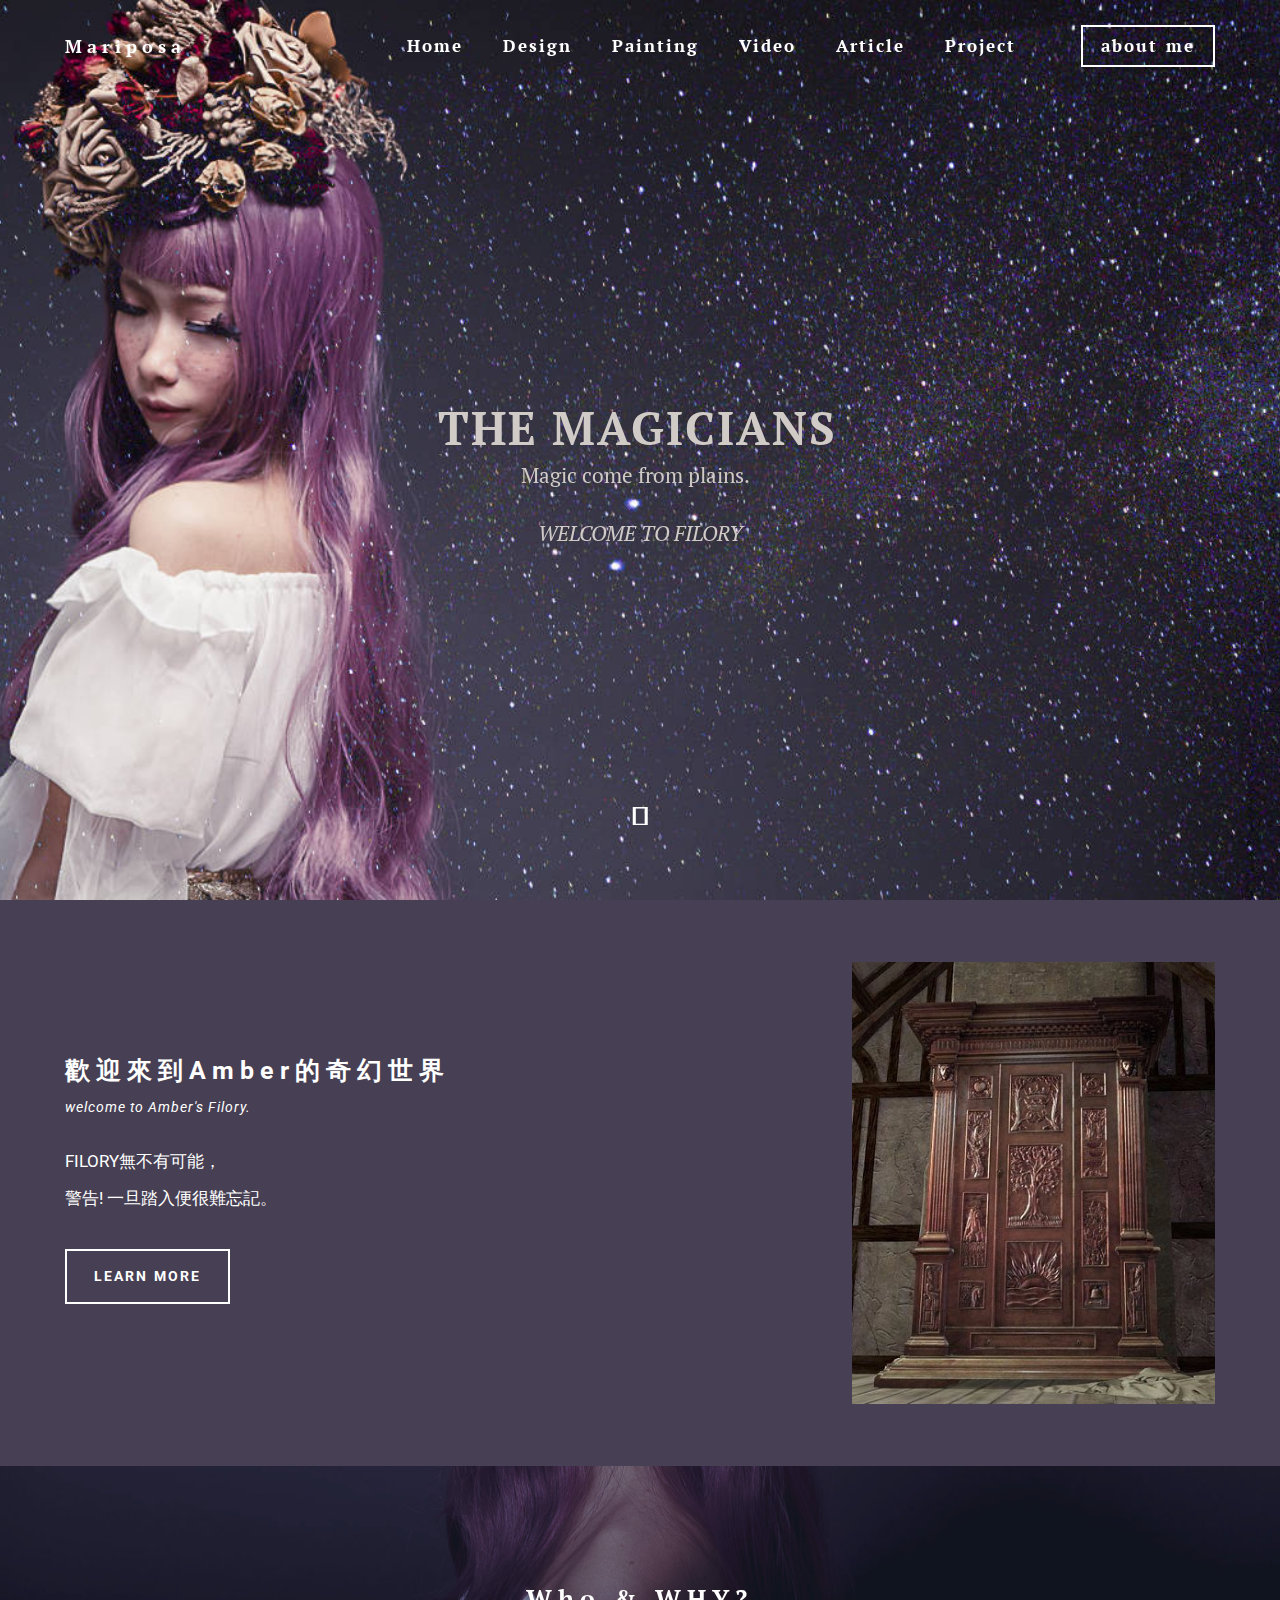
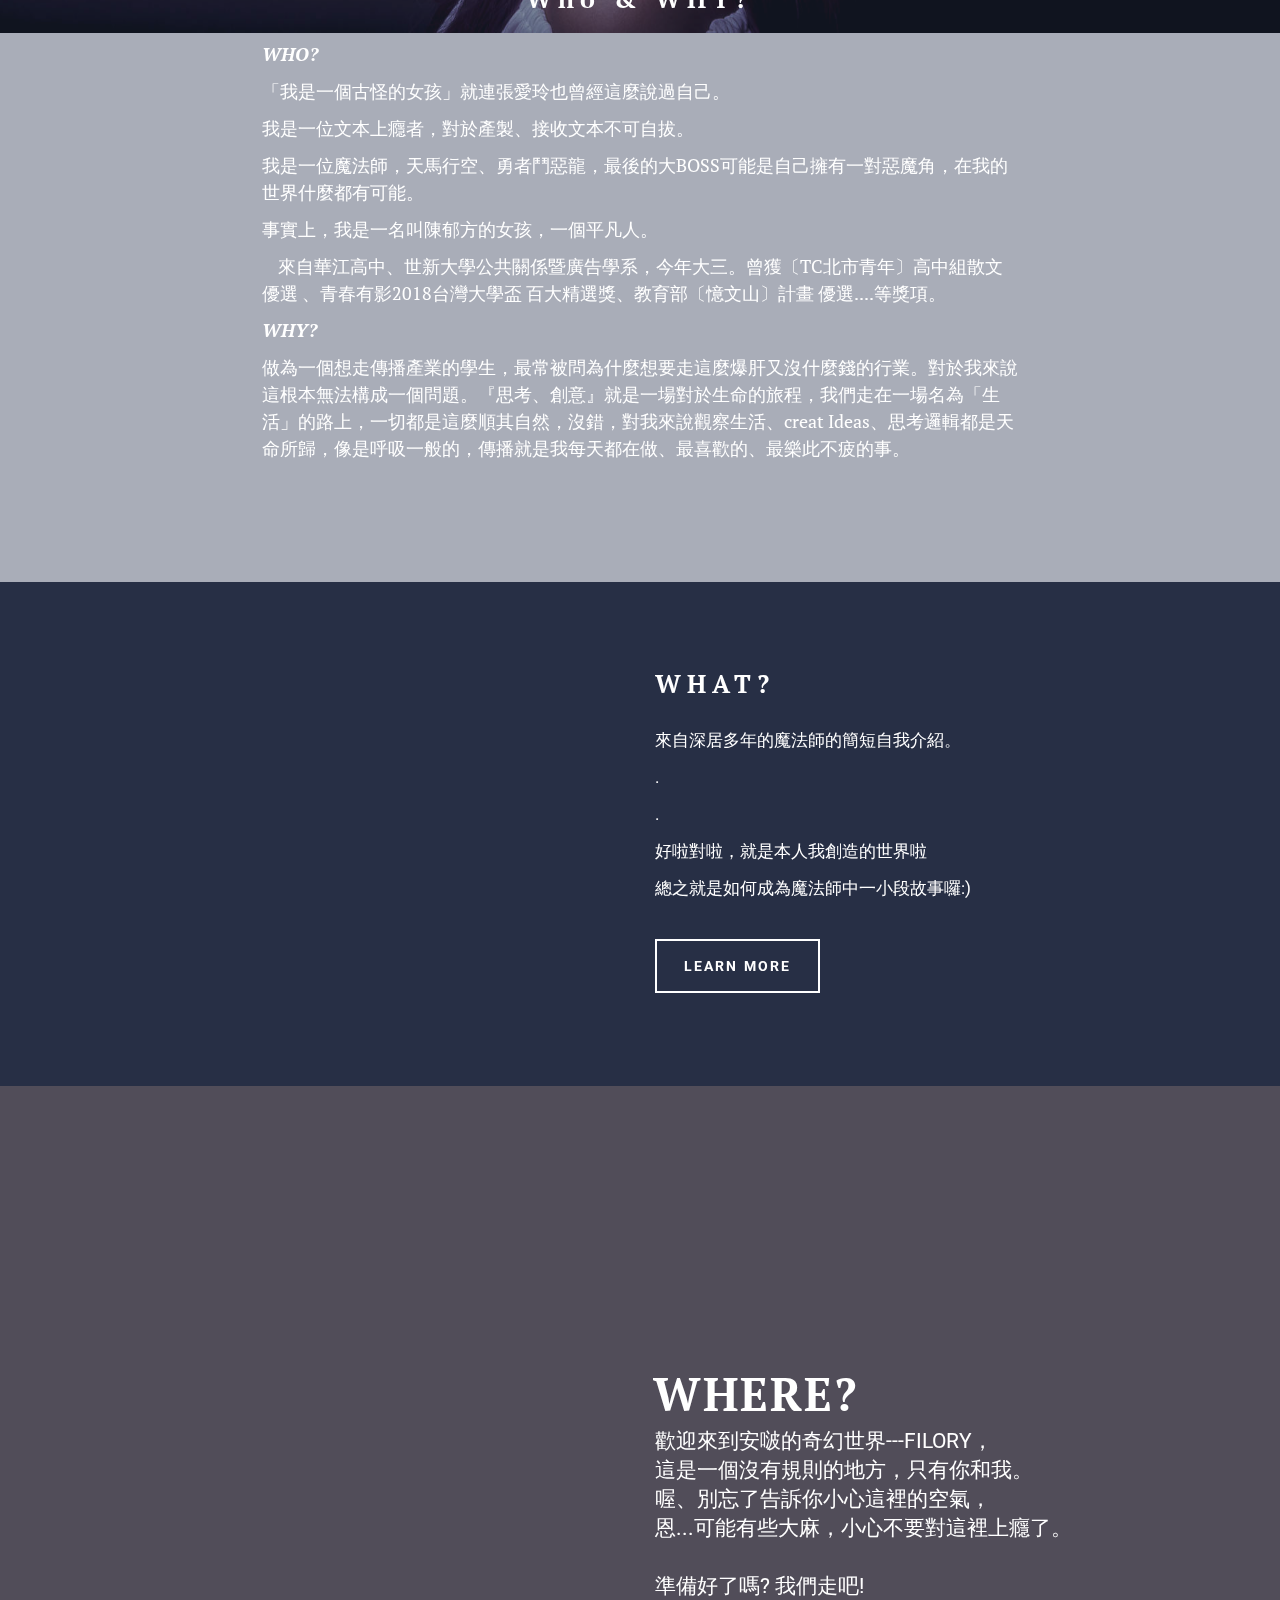
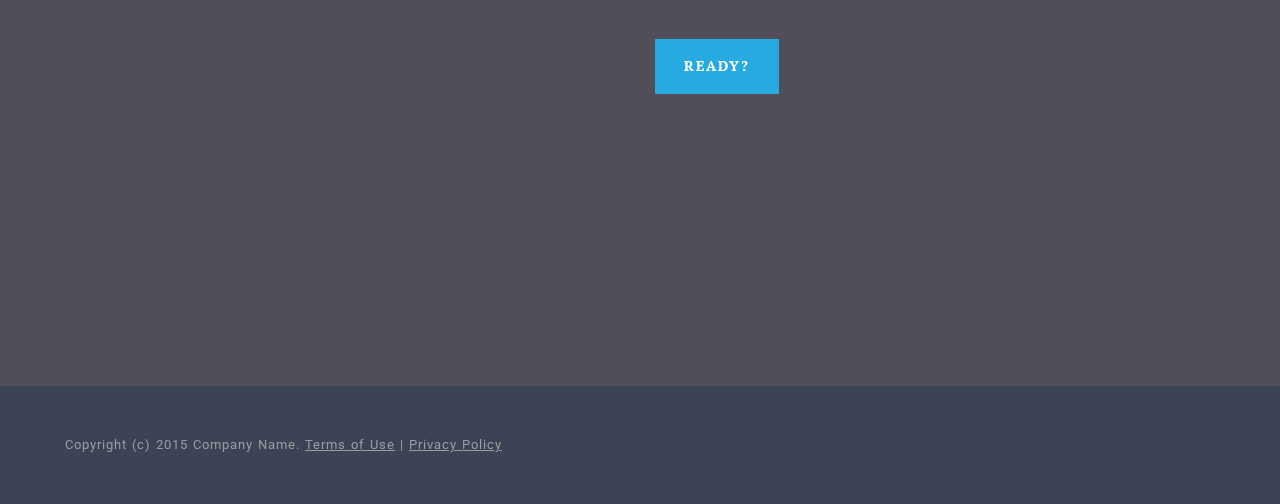
<file: index.html>
<!DOCTYPE html>
<html  >
<head>
  <!-- Site made with Mobirise Website Builder v4.10.5, https://mobirise.com -->
  <meta charset="UTF-8">
  <meta http-equiv="X-UA-Compatible" content="IE=edge">
  <meta name="generator" content="Mobirise v4.10.5, mobirise.com">
  <meta name="viewport" content="width=device-width, initial-scale=1, minimum-scale=1">
  <link rel="shortcut icon" href="assets/images/16pic-2096340-b-128x103.png" type="image/x-icon">
  <meta name="description" content="">
  
  <title>Home</title>
  <link rel="stylesheet" href="https://fonts.googleapis.com/css?family=Roboto:700,400&subset=cyrillic,latin,greek,vietnamese">
  <link rel="stylesheet" href="assets/bootstrap/css/bootstrap.min.css">
  <link rel="stylesheet" href="assets/animate.css/animate.min.css">
  <link rel="stylesheet" href="assets/mobirise/css/style.css">
  <link rel="stylesheet" href="assets/dropdown-menu/style.css">
  <link rel="stylesheet" href="assets/mobirise/css/mbr-additional.css" type="text/css">
  
  
  
</head>
<body>
  <section id="dropdown-menu-2" data-rv-view="0">

    <nav class="navbar navbar-dropdown transparent navbar-fixed-top bg-color">

        <div class="container">

            <div class="navbar-brand">
                
                <a class="text-white" href="index.html">M a r i p o s a</a>
            </div>

            <button class="navbar-toggler pull-xs-right hidden-md-up" type="button" data-toggle="collapse" data-target="#exCollapsingNavbar">
                <div class="hamburger-icon"></div>
            </button>

            <ul class="nav-dropdown collapse pull-xs-right navbar-toggleable-sm nav navbar-nav" id="exCollapsingNavbar"><li class="nav-item dropdown"><a class="nav-link link" href="index.html" aria-expanded="false">Home</a></li><li class="nav-item dropdown"><a class="nav-link link" href="page4.html" aria-expanded="false">Design</a></li><li class="nav-item dropdown"><a class="nav-link link" href="page3.html" aria-expanded="false">Painting<br><br></a></li><li class="nav-item"><a class="nav-link link" href="page5.html" aria-expanded="false">Video<br><br></a></li><li class="nav-item"><a class="nav-link link" href="page6.html" aria-expanded="false">Article<br><br></a></li><li class="nav-item"><a class="nav-link link" href="page7.html" aria-expanded="false">Project<br><br></a></li><li class="nav-item"><a class="nav-link link" href="https://mobirise.com/" aria-expanded="false"></a></li><li class="nav-item nav-btn"><a class="nav-link btn btn-default btn-default-outline" href="page1.html">about me</a></li></ul>

        </div>

    </nav>

</section>

<section class="engine"><a href="https://mobirise.info/q">responsive website templates</a></section><section class="mbr-box mbr-section mbr-section--relative mbr-section--fixed-size mbr-section--full-height mbr-section--bg-adapted mbr-parallax-background" id="header4-3" data-rv-view="7" style="background-image: url(assets/images/imgu7-1740x704.jpg);">
    <div class="mbr-box__magnet mbr-box__magnet--sm-padding mbr-box__magnet--center-center mbr-after-navbar">
        
        <div class="mbr-box__container mbr-section__container container">
            <div class="mbr-box mbr-box--stretched"><div class="mbr-box__magnet mbr-box__magnet--center-center">
                <div class="row"><div class=" col-sm-8 col-sm-offset-2">
                    <div class="mbr-hero animated fadeInUp">
                        <h1 class="mbr-hero__text">THE MAGICIANS</h1>
                        <p class="mbr-hero__subtext">Magic come from plains. &nbsp;<br><br><em>WELCOME TO FILORY</em></p>
                    </div>
                    
                </div></div>
            </div></div>
        </div>
        <div class="mbr-arrow mbr-arrow--floating text-center">
            <div class="mbr-section__container container">
                <a class="mbr-arrow__link" href="#msg-box5-4"><i class="glyphicon glyphicon-menu-down"></i></a>
            </div>
        </div>
    </div>
</section>

<section class="mbr-section mbr-section--relative" id="msg-box5-4" data-rv-view="10" style="background-color: rgb(71, 63, 83);">
    
    <div class="mbr-section__container mbr-section__container--isolated container" style="padding-top: 62px; padding-bottom: 62px;">
        <div class="row">
            <div class="mbr-box mbr-box--fixed mbr-box--adapted">
                
                <div class="mbr-box__magnet mbr-class-mbr-box__magnet--center-left col-sm-6 content-size mbr-section__left">
                    <div class="mbr-section__container mbr-section__container--middle">
                        <div class="mbr-header mbr-header--auto-align mbr-header--wysiwyg">
                            <h3 class="mbr-header__text">歡迎來到Amber的奇幻世界</h3>
                            <p class="mbr-header__subtext">welcome to Amber's Filory.</p>
                        </div>
                    </div>
                    <div class="mbr-section__container mbr-section__container--middle">
                        <div class="mbr-article mbr-article--auto-align mbr-article--wysiwyg"><p>FILORY無不有可能，</p><p>警告! 一旦踏入便很難忘記。</p></div>
                    </div>
                    <div class="mbr-section__container">
                        <div class="mbr-buttons mbr-buttons--auto-align btn-inverse"><a class="mbr-buttons__btn btn btn-lg btn-default" href="https://youtu.be/-aNObjQ4xwI">LEARN MORE</a></div>
                    </div>
                </div>
                <div class="mbr-box__magnet mbr-box__magnet--top-left mbr-section__right col-sm-6 image-size" style="width: 25%;">
                    <figure class="mbr-figure mbr-figure--adapted mbr-figure--caption-inside-bottom mbr-figure--full-width"><img src="assets/images/a91bffe44b9742b90fe49af0339993ab-640x480.jpeg" class="mbr-figure__img"></figure>
                </div>
            </div>
        </div>
    </div>
</section>

<section class="mbr-section mbr-section--relative mbr-section--fixed-size mbr-parallax-background" id="content5-9" data-rv-view="2" style="background-image: url(assets/images/img-6528-2000x1333.jpg);">
    <div class="mbr-overlay" style="opacity: 0.4; background-color: rgb(40, 50, 78);"></div>
    <div class="mbr-section__container container mbr-section__container--first" style="padding-top: 124px;">
        <div class="mbr-header mbr-header--wysiwyg row">
            <div class="col-sm-8 col-sm-offset-2">
                <h3 class="mbr-header__text">Who &amp; WHY?</h3>
                
            </div>
        </div>
    </div>
    <div class="mbr-section__container container mbr-section__container--last" style="padding-bottom: 124px;">
        <div class="row">
            <div class="mbr-article mbr-article--wysiwyg col-sm-8 col-sm-offset-2"><p><strong><em>WHO?</em></strong></p><p>「我是一個古怪的女孩」就連張愛玲也曾經這麼說過自己。</p><p>我是一位文本上癮者，對於產製、接收文本不可自拔。</p><p>我是一位魔法師，天馬行空、勇者鬥惡龍，最後的大BOSS可能是自己擁有一對惡魔角，在我的世界什麼都有可能。</p><p>事實上，我是一名叫陳郁方的女孩，一個平凡人。</p><p>&nbsp; &nbsp; 來自華江高中、世新大學公共關係暨廣告學系，今年大三。曾獲〔TC北市青年〕高中組散文 優選
、青春有影2018台灣大學盃 百大精選獎、教育部〔憶文山〕計畫 優選....等獎項。</p><p><strong><em>WHY?</em></strong></p><p>做為一個想走傳播產業的學生，最常被問為什麼想要走這麼爆肝又沒什麼錢的行業。對於我來說這根本無法構成一個問題。『思考、創意』就是一場對於生命的旅程，我們走在一場名為「生活」的路上，一切都是這麼順其自然，沒錯，對我來說觀察生活、creat Ideas、思考邏輯都是天命所歸，像是呼吸一般的，傳播就是我每天都在做、最喜歡的、最樂此不疲的事。</p></div>
        </div>
    </div>
    
</section>

<section class="mbr-section mbr-section--relative" id="msg-box4-1h" data-rv-view="13" style="background-color: rgb(39, 47, 69);">
    
    <div class="mbr-section__container mbr-section__container--isolated container" style="padding-top: 93px; padding-bottom: 93px;">
        <div class="row">
            <div class="mbr-box mbr-box--fixed mbr-box--adapted">
                <div class="mbr-box__magnet mbr-box__magnet--top-right mbr-section__left col-sm-6 image-size" style="width: 50%;">
                    <figure class="mbr-figure mbr-figure--adapted mbr-figure--caption-inside-bottom mbr-figure--full-width"><iframe class="mbr-embedded-video" src="https://www.youtube.com/embed/mUg9nzqwAPQ?rel=0&amp;amp;showinfo=0&amp;autoplay=0&amp;loop=0" width="1280" height="720" frameborder="0" allowfullscreen></iframe></figure>
                </div>
                <div class="mbr-box__magnet mbr-class-mbr-box__magnet--center-left col-sm-6 content-size mbr-section__right">
                    <div class="mbr-section__container mbr-section__container--middle">
                        <div class="mbr-header mbr-header--auto-align mbr-header--wysiwyg">
                            <h3 class="mbr-header__text">WHAT?</h3>
                            
                        </div>
                    </div>
                    <div class="mbr-section__container mbr-section__container--middle">
                        <div class="mbr-article mbr-article--auto-align mbr-article--wysiwyg"><p>來自深居多年的魔法師的簡短自我介紹。</p><p>.</p><p>.</p><p>好啦對啦，就是本人我創造的世界啦</p><p>總之就是如何成為魔法師中一小段故事囉:)</p></div>
                    </div>
                    <div class="mbr-section__container">
                        <div class="mbr-buttons mbr-buttons--auto-align btn-inverse"><a class="mbr-buttons__btn btn btn-lg btn-default" href="https://www.youtube.com/watch?v=mUg9nzqwAPQ&t=37s">LEARN MORE</a></div>
                    </div>
                </div>
                
            </div>
        </div>
    </div>
</section>

<section class="mbr-box mbr-section mbr-section--relative mbr-section--fixed-size mbr-section--full-height mbr-section--bg-adapted mbr-parallax-background" id="header2-1g" data-rv-view="16" style="background-image: url(assets/images/mbr-1920x1080.jpg);">
    <div class="mbr-box__magnet mbr-box__magnet--sm-padding mbr-box__magnet--center-left">
        <div class="mbr-overlay" style="opacity: 0.8; background-color: rgb(38, 32, 48);"></div>
        <div class="mbr-box__container mbr-section__container container">
            <div class="mbr-box mbr-box--stretched"><div class="mbr-box__magnet mbr-box__magnet--center-left">
                <div class="row"><div class=" col-sm-6 col-sm-offset-6">
                    <div class="mbr-hero animated fadeInUp">
                        <h1 class="mbr-hero__text">WHERE?</h1>
                        <p class="mbr-hero__subtext">歡迎來到安啵的奇幻世界---FILORY，<br>這是一個沒有規則的地方，只有你和我。
<br>喔、別忘了告訴你小心這裡的空氣，<br>恩...可能有些大麻，小心不要對這裡上癮了。<br><br>準備好了嗎? 我們走吧!</p>
                    </div>
                    <div class="mbr-buttons btn-inverse mbr-buttons--left"><a class="mbr-buttons__btn btn btn-lg animated fadeInUp delay btn-info" href="page4.html">READY?</a></div>
                </div></div>
            </div></div>
        </div>
        
    </div>
</section>

<footer class="mbr-section mbr-section--relative mbr-section--fixed-size mbr-parallax-background" id="footer1-b" data-rv-view="5" style="background-image: url(assets/images/img-6577ccccc-1452x832.jpeg);">
    <div class="mbr-overlay" style="opacity: 0.9; background-color: rgb(39, 47, 69);"></div>
    <div class="mbr-section__container container">
        <div class="mbr-footer mbr-footer--wysiwyg row" style="padding-top: 49.2px; padding-bottom: 49.2px;">
            <div class="col-sm-12">
                <p class="mbr-footer__copyright">Copyright (c) 2015 Company Name. <a class="mbr-footer__link text-gray" href="https://mobirise.com/">Terms of Use</a>  | <a class="mbr-footer__link text-gray" href="https://mobirise.com/">Privacy Policy</a></p>
            </div>
        </div>
    </div>
</footer>


  <script src="assets/web/assets/jquery/jquery.min.js"></script>
  <script src="assets/bootstrap/js/bootstrap.min.js"></script>
  <script src="assets/smooth-scroll/smooth-scroll.js"></script>
  <script src="assets/jarallax/jarallax.js"></script>
  <script src="assets/mobirise/js/script.js"></script>
  <script src="assets/dropdown-menu/script.js"></script>
  
  
</body>
</html>
</file>
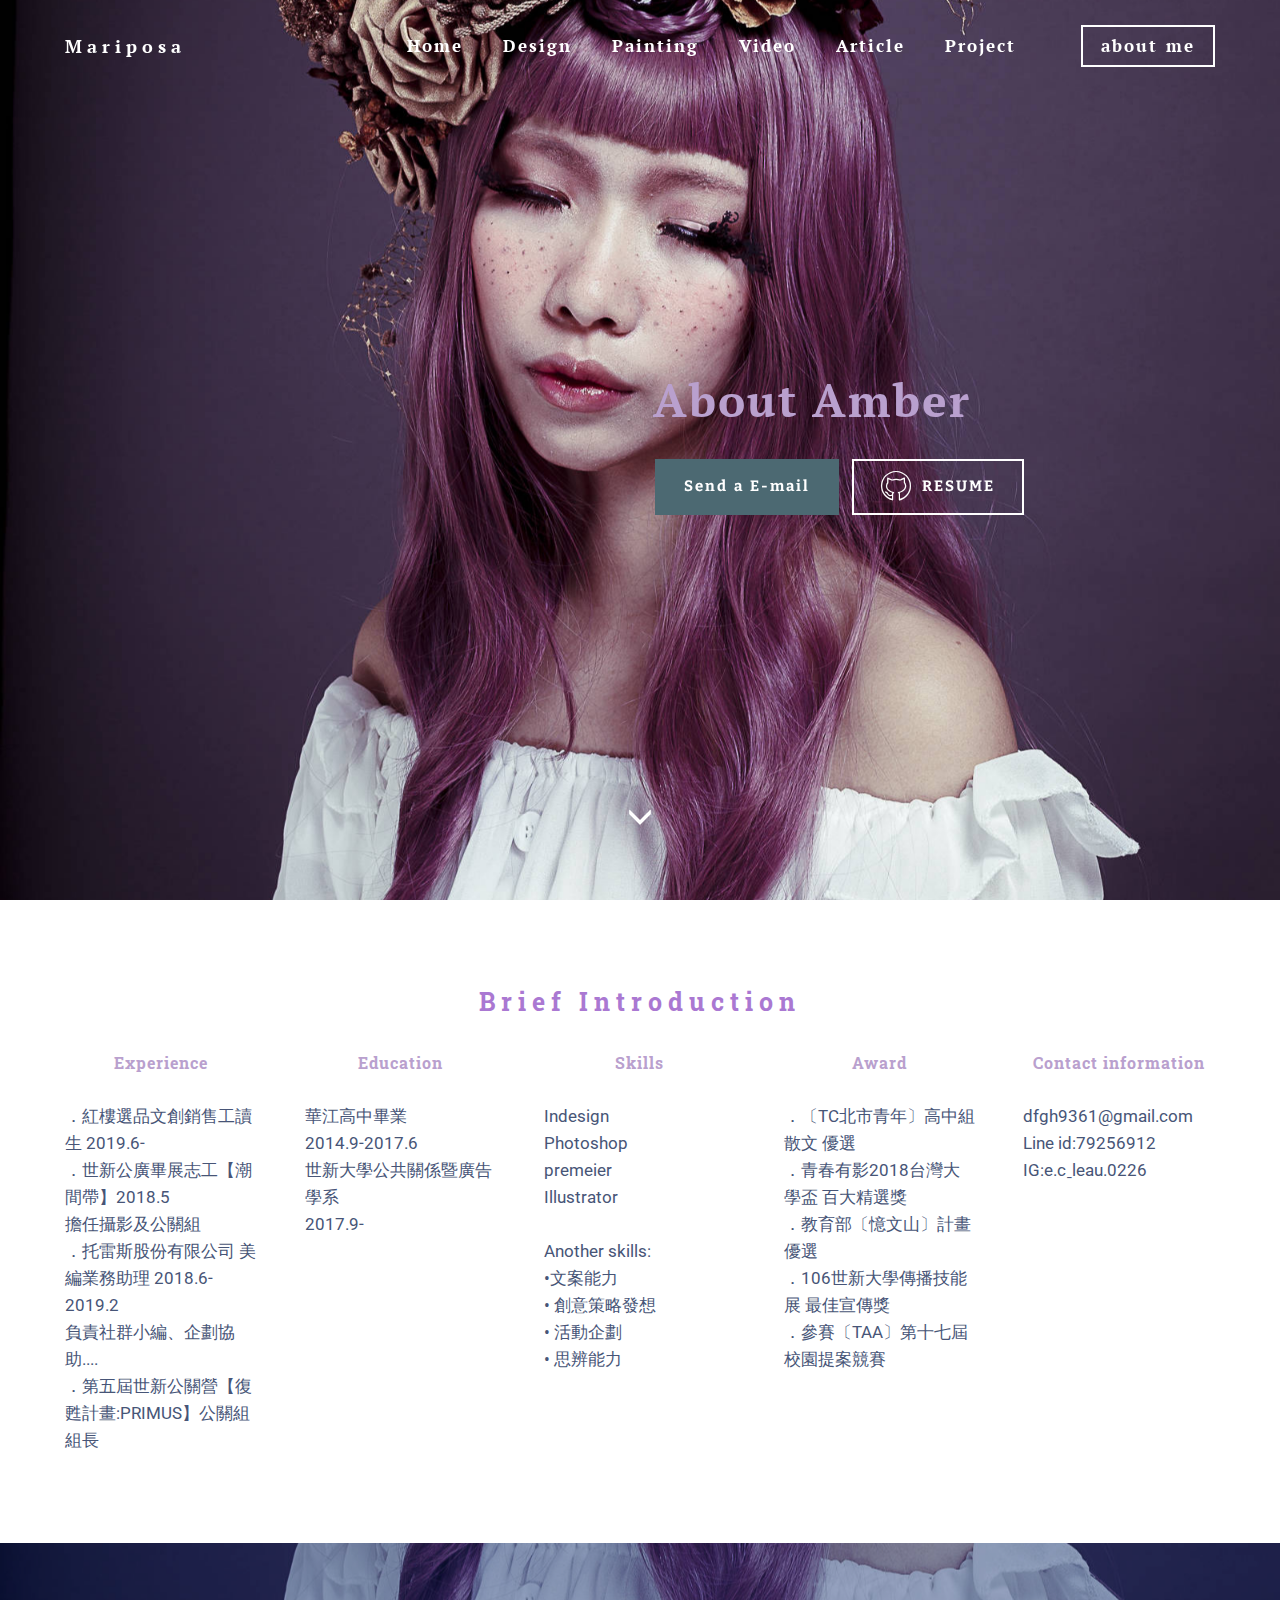
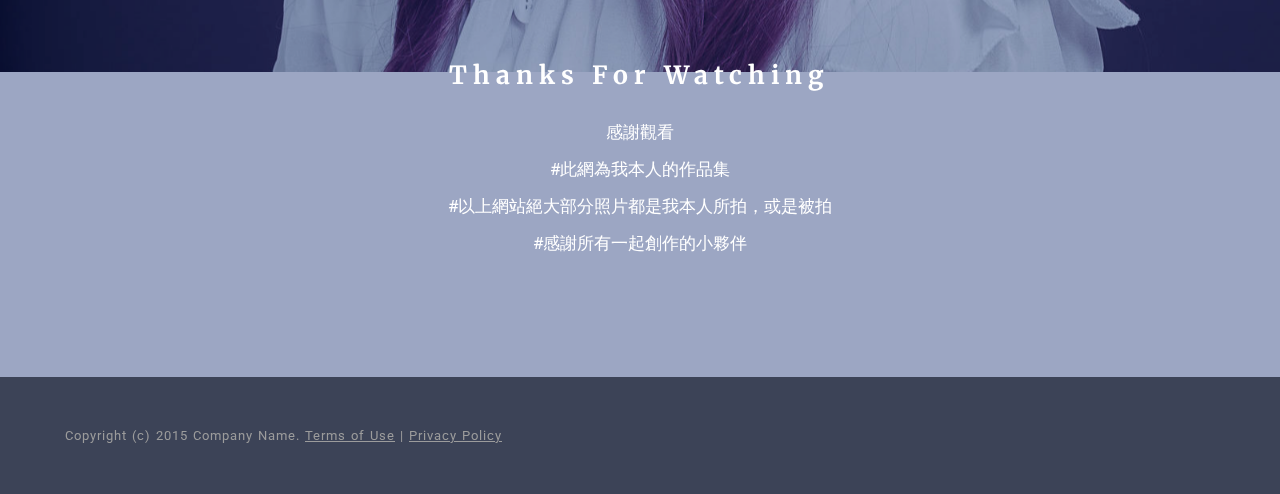
<file: page1.html>
<!DOCTYPE html>
<html  >
<head>
  <!-- Site made with Mobirise Website Builder v4.10.5, https://mobirise.com -->
  <meta charset="UTF-8">
  <meta http-equiv="X-UA-Compatible" content="IE=edge">
  <meta name="generator" content="Mobirise v4.10.5, mobirise.com">
  <meta name="viewport" content="width=device-width, initial-scale=1, minimum-scale=1">
  <link rel="shortcut icon" href="assets/images/16pic-2096340-b-128x103.png" type="image/x-icon">
  <meta name="description" content="Web Page Generator Description">
  
  <title>About us</title>
  <link rel="stylesheet" href="https://fonts.googleapis.com/css?family=Roboto:700,400&subset=cyrillic,latin,greek,vietnamese">
  <link rel="stylesheet" href="assets/web/assets/mobirise-icons/mobirise-icons.css">
  <link rel="stylesheet" href="assets/bootstrap/css/bootstrap.min.css">
  <link rel="stylesheet" href="assets/animate.css/animate.min.css">
  <link rel="stylesheet" href="assets/mobirise/css/style.css">
  <link rel="stylesheet" href="assets/dropdown-menu/style.css">
  <link rel="stylesheet" href="assets/mobirise/css/mbr-additional.css" type="text/css">
  
  
  
</head>
<body>
  <section id="dropdown-menu-e" data-rv-view="263">

    <nav class="navbar navbar-dropdown transparent navbar-fixed-top bg-color">

        <div class="container">

            <div class="navbar-brand">
                
                <a class="text-white" href="index.html">M a r i p o s a</a>
            </div>

            <button class="navbar-toggler pull-xs-right hidden-md-up" type="button" data-toggle="collapse" data-target="#exCollapsingNavbar">
                <div class="hamburger-icon"></div>
            </button>

            <ul class="nav-dropdown collapse pull-xs-right navbar-toggleable-sm nav navbar-nav" id="exCollapsingNavbar"><li class="nav-item dropdown"><a class="nav-link link" href="index.html" aria-expanded="false">Home</a></li><li class="nav-item dropdown"><a class="nav-link link" href="page4.html" aria-expanded="false">Design</a></li><li class="nav-item dropdown"><a class="nav-link link" href="page3.html" aria-expanded="false">Painting<br><br></a></li><li class="nav-item"><a class="nav-link link" href="page5.html" aria-expanded="false">Video<br><br></a></li><li class="nav-item"><a class="nav-link link" href="page6.html" aria-expanded="false">Article<br><br></a></li><li class="nav-item"><a class="nav-link link" href="page7.html" aria-expanded="false">Project<br><br></a></li><li class="nav-item"><a class="nav-link link" href="https://mobirise.com/" aria-expanded="false"></a></li><li class="nav-item nav-btn"><a class="nav-link btn btn-default btn-default-outline" href="page1.html">about me</a></li></ul>

        </div>

    </nav>

</section>

<section class="engine"><a href="https://mobirise.info/y">free html site templates</a></section><section class="mbr-box mbr-section mbr-section--relative mbr-section--fixed-size mbr-section--full-height mbr-section--bg-adapted mbr-parallax-background mbr-after-navbar" id="header1-v" data-rv-view="267" style="background-image: url(assets/images/img-6610-1600x2400.jpg);">
    <div class="mbr-box__magnet mbr-box__magnet--sm-padding mbr-box__magnet--center-left">
        
        <div class="mbr-box__container mbr-section__container container">
            <div class="mbr-box mbr-box--stretched"><div class="mbr-box__magnet mbr-box__magnet--center-left">
                <div class="row"><div class=" col-sm-6 col-sm-offset-6">
                    <div class="mbr-hero animated fadeInUp">
                        <h1 class="mbr-hero__text">About Amber</h1>
                        
                    </div>
                    <div class="mbr-buttons btn-inverse mbr-buttons--left"><a class="mbr-buttons__btn btn btn-lg animated fadeInUp delay btn-primary" href="mailto:dfgh9361@gmail.com">Send a E-mail</a> <a class="mbr-buttons__btn btn btn-lg btn-default animated fadeInUp delay" href="https://drive.google.com/open?id=1sEZX-g6q8EfGcSeMEC4U3Tq6Owv70yvl" target="_blank"><span class="mbri-github mbr-iconfont mbr-iconfont-btn"></span>RESUME</a> </div>
                </div></div>
            </div></div>
        </div>
        <div class="mbr-arrow mbr-arrow--floating text-center">
            <div class="mbr-section__container container">
                <a class="mbr-arrow__link" href="#content4-x"><i class="glyphicon glyphicon-menu-down"></i></a>
            </div>
        </div>
    </div>
</section>

<section class="mbr-section mbr-section--relative mbr-section--fixed-size" id="content4-x" data-rv-view="270" style="background-color: rgb(255, 255, 255);">
    
    <div class="mbr-section__container mbr-section__container--std-top-padding mbr-section__container--sm-bot-padding mbr-section-title container" style="padding-top: 93px;">
        <div class="mbr-header mbr-header--center mbr-header--wysiwyg row">
            <div class="col-sm-8 col-sm-offset-2">
                <h3 class="mbr-header__text">Brief Introduction</h3>
                
            </div>
        </div>
    </div>
    <div class="mbr-section__container container">
        <div class="mbr-section__row row">
            <div class="mbr-section__col col-xs-12 col-lg-2-4 col-md-4 col-sm-6">
                
                <div class="mbr-section__container mbr-section__container--middle">
                    <div class="mbr-header mbr-header--reduce mbr-header--center mbr-header--wysiwyg">
                        <h3 class="mbr-header__text">Experience</h3>
                    </div>
                </div>
                <div class="mbr-section__container mbr-section__container--last" style="padding-bottom: 93px;">
                    <div class="mbr-article mbr-article--wysiwyg">
                        <p>．紅樓選品文創銷售工讀生 2019.6-
<br>．世新公廣畢展志工【潮間帶】2018.5 
<br>擔任攝影及公關組 
<br>．托雷斯股份有限公司 美編業務助理 2018.6-2019.2 
<br>負責社群小編、企劃協助....
<br>．第五屆世新公關營【復甦計畫:PRIMUS】公關組組長<br></p>
                    </div>
                </div>
                
            </div>
            <div class="mbr-section__col col-xs-12 col-lg-2-4 col-md-4 col-sm-6">
                
                <div class="mbr-section__container mbr-section__container--middle">
                    <div class="mbr-header mbr-header--reduce mbr-header--center mbr-header--wysiwyg">
                        <h3 class="mbr-header__text">Education</h3>
                    </div>
                </div>
                <div class="mbr-section__container mbr-section__container--last" style="padding-bottom: 93px;">
                    <div class="mbr-article mbr-article--wysiwyg">
                        <p>華江高中畢業 
<br>2014.9-2017.6 
<br>世新大學公共關係暨廣告學系 
<br>2017.9-</p>
                    </div>
                </div>
                
            </div>
            <div class="clearfix visible-sm-block"></div>
            <div class="mbr-section__col col-xs-12 col-lg-2-4 col-md-4 col-sm-6">
                
                <div class="mbr-section__container mbr-section__container--middle">
                    <div class="mbr-header mbr-header--reduce mbr-header--center mbr-header--wysiwyg">
                        <h3 class="mbr-header__text">Skills</h3>
                    </div>
                </div>
                <div class="mbr-section__container mbr-section__container--last" style="padding-bottom: 93px;">
                    <div class="mbr-article mbr-article--wysiwyg">
                        <p>Indesign&nbsp;<br>Photoshop 
<br>premeier 
<br>Illustrator 
<br>
<br>Another skills: 
<br>•文案能力 
<br>• 創意策略發想 
<br>• 活動企劃 
<br>• 思辨能力<br></p>
                    </div>
                </div>
                
            </div>
            <div class="clearfix visible-md-block"></div>
            <div class="mbr-section__col col-xs-12 col-lg-2-4 col-md-4 col-sm-6 col-lg-offset-0 col-md-offset-2">
                
                <div class="mbr-section__container mbr-section__container--middle">
                    <div class="mbr-header mbr-header--reduce mbr-header--center mbr-header--wysiwyg">
                        <h3 class="mbr-header__text">Award</h3>
                    </div>
                </div>
                <div class="mbr-section__container mbr-section__container--last" style="padding-bottom: 93px;">
                    <div class="mbr-article mbr-article--wysiwyg">
                        <p>．〔TC北市青年〕高中組散文 優選
<br>．青春有影2018台灣大學盃 百大精選獎<br>．教育部〔憶文山〕計畫 優選<br>．106世新大學傳播技能展 最佳宣傳獎<br>．參賽〔TAA〕第十七屆校園提案競賽<br></p>
                    </div>
                </div>
                
            </div>
            <div class="clearfix visible-sm-block"></div>
            <div class="mbr-section__col col-xs-12 col-lg-2-4 col-md-4 col-sm-6 col-md-offset-0 col-sm-offset-3">
                
                <div class="mbr-section__container mbr-section__container--middle">
                    <div class="mbr-header mbr-header--reduce mbr-header--center mbr-header--wysiwyg">
                        <h3 class="mbr-header__text">Contact information</h3>
                    </div>
                </div>
                <div class="mbr-section__container mbr-section__container--last" style="padding-bottom: 93px;">
                    <div class="mbr-article mbr-article--wysiwyg">
                        <p>dfgh9361@gmail.com 
<br>Line id:79256912 
<br>IG:e.cˍleau.0226</p>
                    </div>
                </div>
                
            </div>
            
        </div>
    </div>
</section>

<section class="mbr-section mbr-section--relative mbr-section--fixed-size mbr-parallax-background" id="content5-1w" data-rv-view="273" style="background-image: url(assets/images/img-6610-1600x2400.jpg);">
    <div class="mbr-overlay" style="opacity: 0.4; background-color: rgb(7, 33, 105);"></div>
    <div class="mbr-section__container container mbr-section__container--first" style="padding-top: 124px;">
        <div class="mbr-header mbr-header--wysiwyg row">
            <div class="col-sm-8 col-sm-offset-2">
                <h3 class="mbr-header__text">Thanks For Watching</h3>
                
            </div>
        </div>
    </div>
    <div class="mbr-section__container container mbr-section__container--last" style="padding-bottom: 124px;">
        <div class="row">
            <div class="mbr-article mbr-article--wysiwyg col-sm-8 col-sm-offset-2"><p>感謝觀看</p><p>#此網為我本人的作品集
</p><p>#以上網站絕大部分照片都是我本人所拍，或是被拍
</p><p>#感謝所有一起創作的小夥伴</p></div>
        </div>
    </div>
    
</section>

<footer class="mbr-section mbr-section--relative mbr-section--fixed-size mbr-parallax-background" id="footer1-f" data-rv-view="265" style="background-image: url(assets/images/img-6577ccccc-1452x832.jpeg);">
    <div class="mbr-overlay" style="opacity: 0.9; background-color: rgb(39, 47, 69);"></div>
    <div class="mbr-section__container container">
        <div class="mbr-footer mbr-footer--wysiwyg row" style="padding-top: 49.2px; padding-bottom: 49.2px;">
            <div class="col-sm-12">
                <p class="mbr-footer__copyright">Copyright (c) 2015 Company Name. <a class="mbr-footer__link text-gray" href="https://mobirise.com/">Terms of Use</a>  | <a class="mbr-footer__link text-gray" href="https://mobirise.com/">Privacy Policy</a></p>
            </div>
        </div>
    </div>
</footer>


  <script src="assets/web/assets/jquery/jquery.min.js"></script>
  <script src="assets/bootstrap/js/bootstrap.min.js"></script>
  <script src="assets/smooth-scroll/smooth-scroll.js"></script>
  <script src="assets/jarallax/jarallax.js"></script>
  <script src="assets/mobirise/js/script.js"></script>
  <script src="assets/dropdown-menu/script.js"></script>
  
  
</body>
</html>
</file>
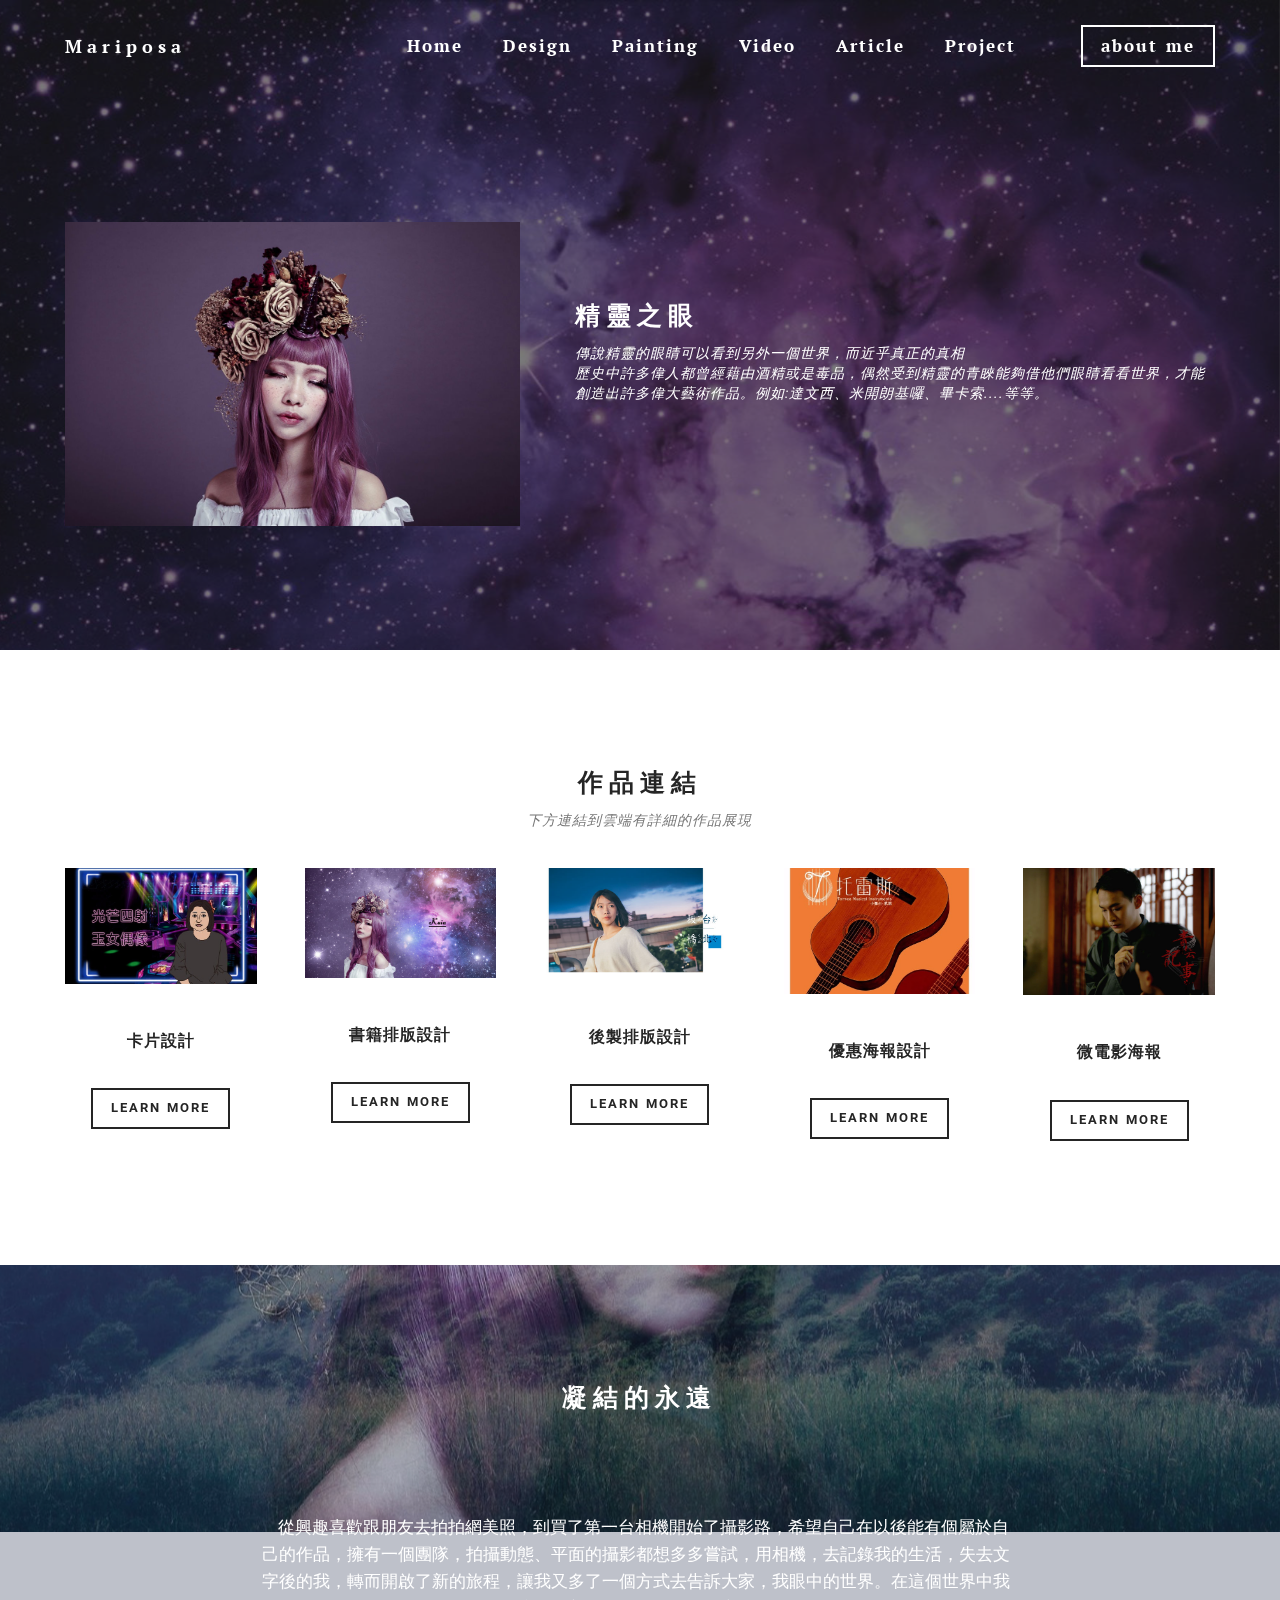
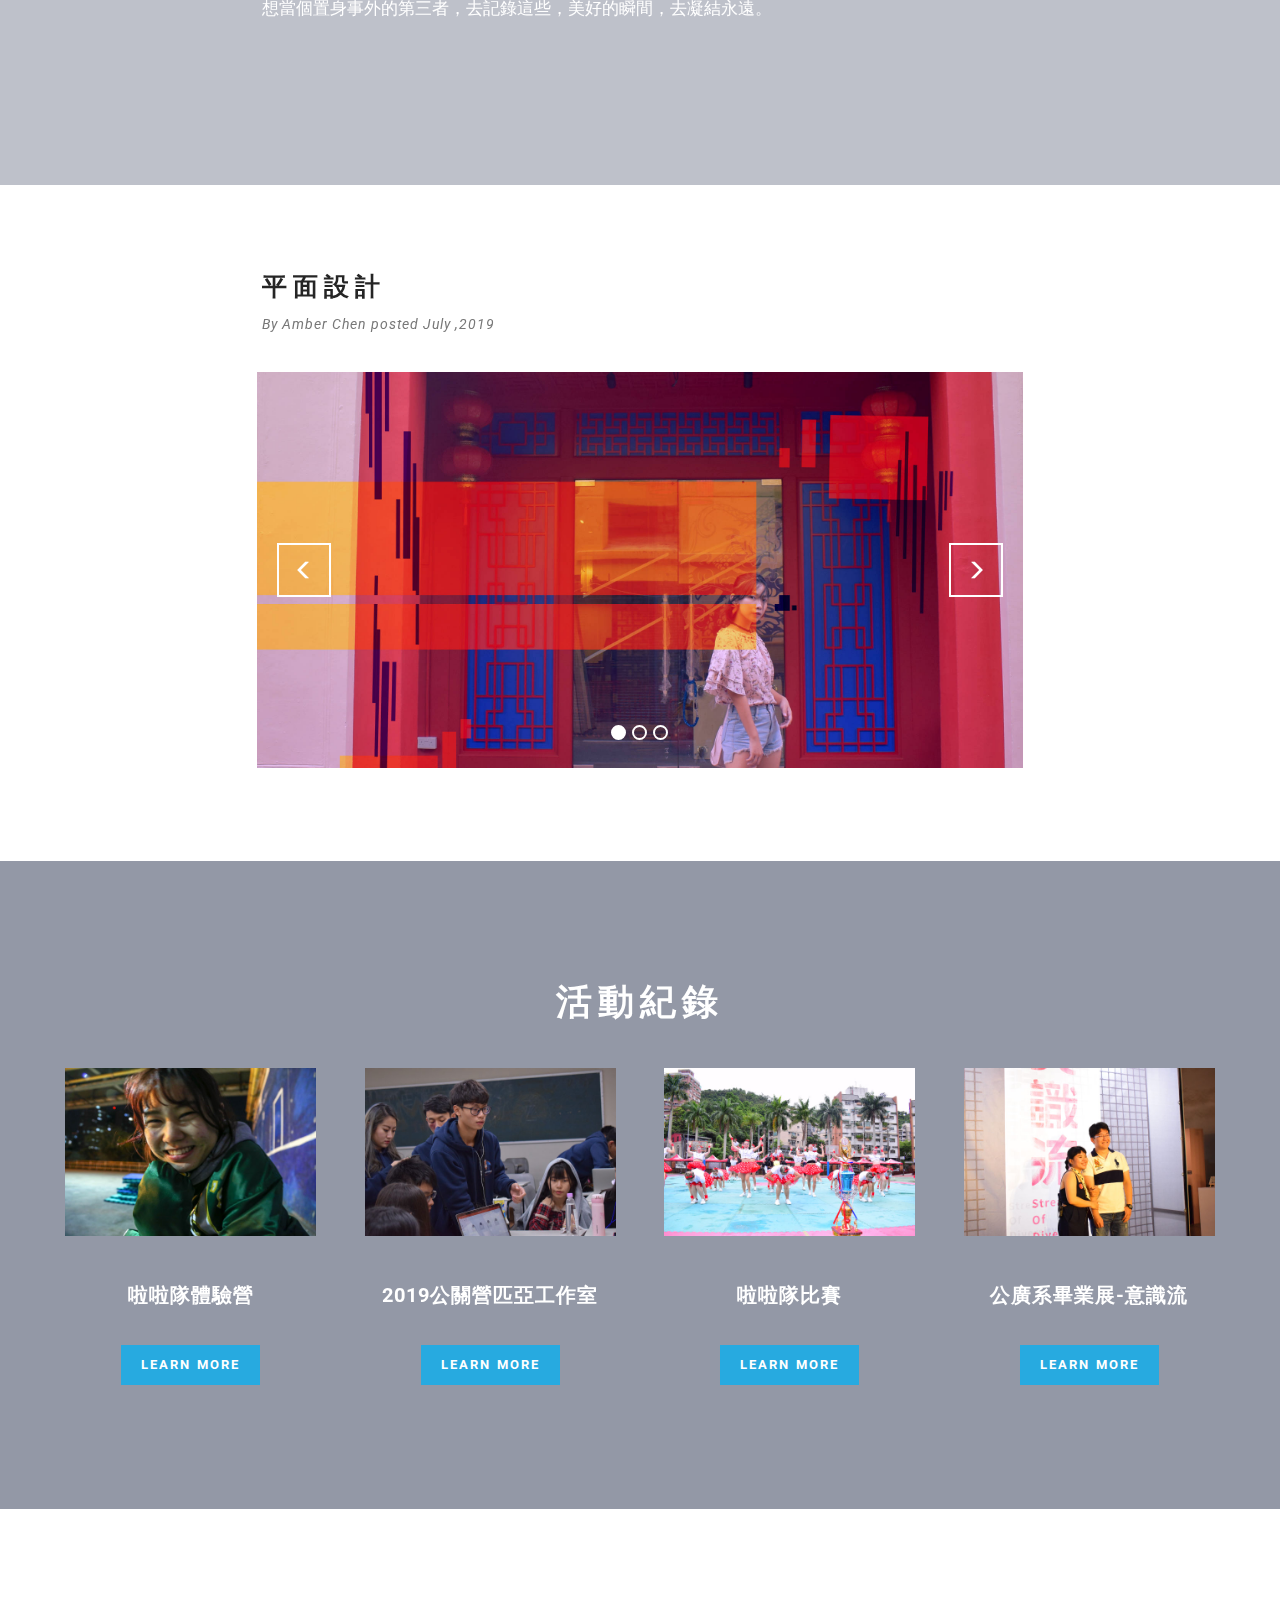
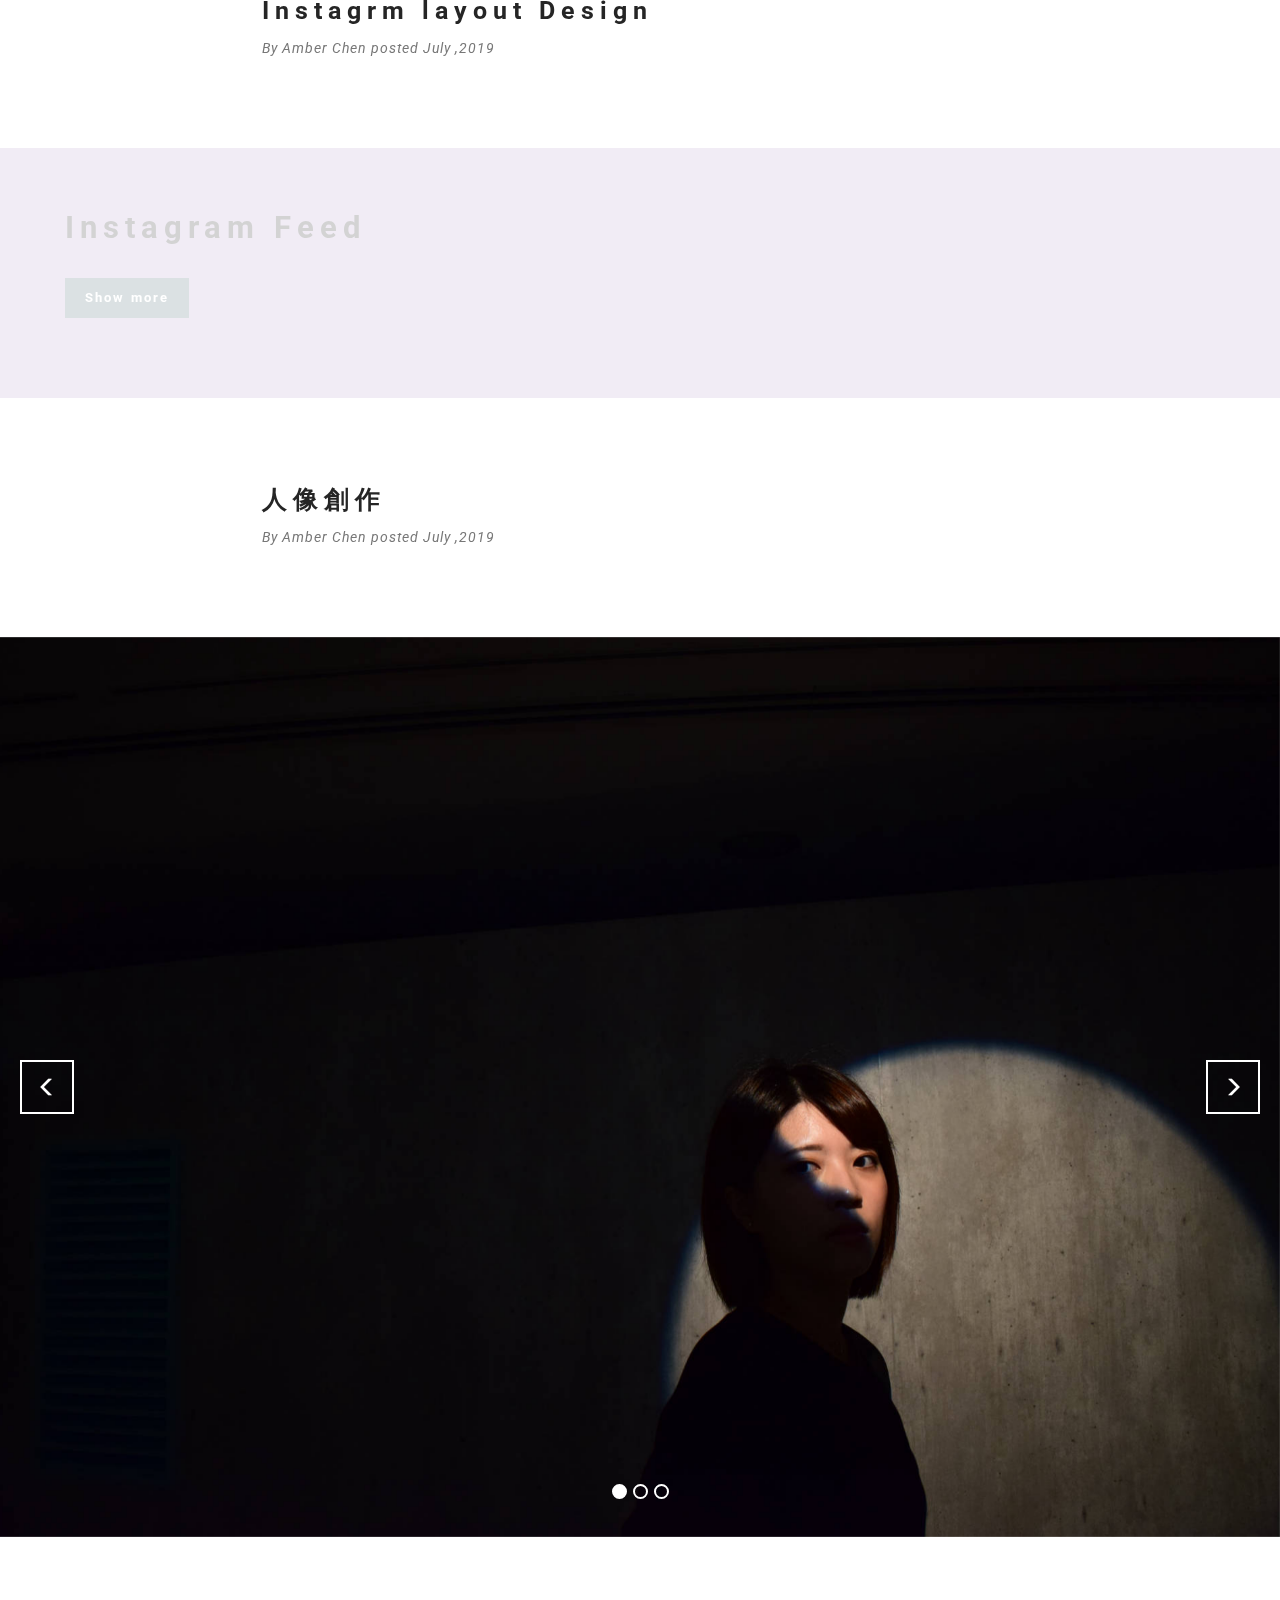
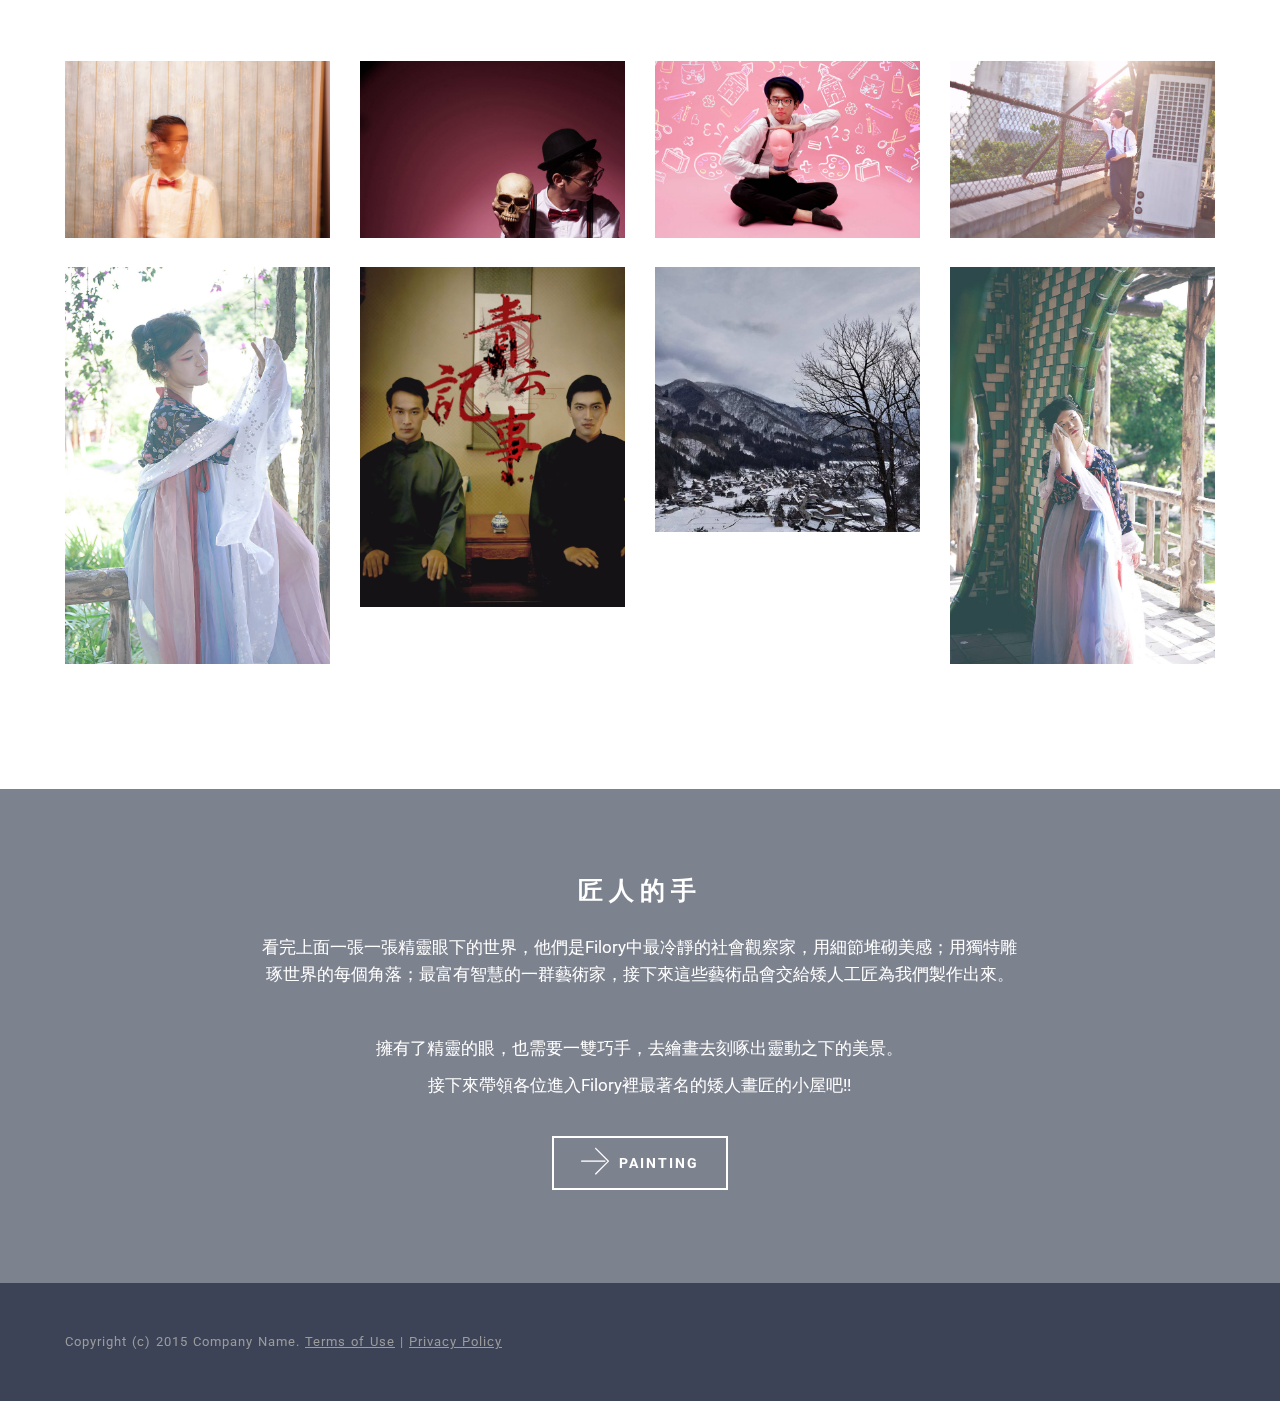
<file: page4.html>
<!DOCTYPE html>
<html  >
<head>
  <!-- Site made with Mobirise Website Builder v4.10.5, https://mobirise.com -->
  <meta charset="UTF-8">
  <meta http-equiv="X-UA-Compatible" content="IE=edge">
  <meta name="generator" content="Mobirise v4.10.5, mobirise.com">
  <meta name="viewport" content="width=device-width, initial-scale=1, minimum-scale=1">
  <link rel="shortcut icon" href="assets/images/16pic-2096340-b-128x103.png" type="image/x-icon">
  <meta name="description" content="Web Builder Description">
  
  <title>Design</title>
  <link rel="stylesheet" href="https://fonts.googleapis.com/css?family=Roboto:700,400&subset=cyrillic,latin,greek,vietnamese">
  <link rel="stylesheet" href="assets/web/assets/mobirise-icons/mobirise-icons.css">
  <link rel="stylesheet" href="assets/bootstrap/css/bootstrap.min.css">
  <link rel="stylesheet" href="assets/style.css">
  <link rel="stylesheet" href="assets/slick.css">
  <link rel="stylesheet" href="assets/mobirise/css/style.css">
  <link rel="stylesheet" href="assets/dropdown-menu/style.css">
  <link rel="stylesheet" href="assets/mobirise-gallery/style.css">
  <link rel="stylesheet" href="assets/mobirise-slider/style.css">
  <link rel="stylesheet" href="assets/mobirise/css/mbr-additional.css" type="text/css">
  
  
  
</head>
<body>
  <section id="dropdown-menu-k" data-rv-view="98">

    <nav class="navbar navbar-dropdown transparent navbar-fixed-top bg-color">

        <div class="container">

            <div class="navbar-brand">
                
                <a class="text-white" href="index.html">M a r i p o s a</a>
            </div>

            <button class="navbar-toggler pull-xs-right hidden-md-up" type="button" data-toggle="collapse" data-target="#exCollapsingNavbar">
                <div class="hamburger-icon"></div>
            </button>

            <ul class="nav-dropdown collapse pull-xs-right navbar-toggleable-sm nav navbar-nav" id="exCollapsingNavbar"><li class="nav-item dropdown"><a class="nav-link link" href="index.html" aria-expanded="false">Home</a></li><li class="nav-item dropdown"><a class="nav-link link" href="page4.html" aria-expanded="false">Design</a></li><li class="nav-item dropdown"><a class="nav-link link" href="page3.html" aria-expanded="false">Painting<br><br></a></li><li class="nav-item"><a class="nav-link link" href="page5.html" aria-expanded="false">Video<br><br></a></li><li class="nav-item"><a class="nav-link link" href="page6.html" aria-expanded="false">Article<br><br></a></li><li class="nav-item"><a class="nav-link link" href="page7.html" aria-expanded="false">Project<br><br></a></li><li class="nav-item"><a class="nav-link link" href="https://mobirise.com/" aria-expanded="false"></a></li><li class="nav-item nav-btn"><a class="nav-link btn btn-default btn-default-outline" href="page1.html">about me</a></li></ul>

        </div>

    </nav>

</section>

<section class="engine"><a href="https://mobirise.info/v">free html templates</a></section><section class="mbr-section mbr-section--relative mbr-parallax-background mbr-after-navbar" id="msg-box4-q" data-rv-view="19" style="background-image: url(assets/images/1351666800326-2000x1250.jpg);">
    <div class="mbr-overlay" style="opacity: 0.6; background-color: rgb(31, 31, 31);"></div>
    <div class="mbr-section__container mbr-section__container--isolated container" style="padding-top: 124px; padding-bottom: 124px;">
        <div class="row">
            <div class="mbr-box mbr-box--fixed mbr-box--adapted">
                <div class="mbr-box__magnet mbr-box__magnet--top-right mbr-section__left col-sm-6 image-size" style="width: 38%;">
                    <figure class="mbr-figure mbr-figure--adapted mbr-figure--caption-inside-bottom mbr-figure--full-width"><img src="assets/images/img-6608-1400x788.jpeg" class="mbr-figure__img"></figure>
                </div>
                <div class="mbr-box__magnet mbr-class-mbr-box__magnet--center-left col-sm-6 content-size mbr-section__right">
                    <div class="mbr-section__container mbr-section__container--middle">
                        <div class="mbr-header mbr-header--auto-align mbr-header--wysiwyg">
                            <h3 class="mbr-header__text">精靈之眼</h3>
                            <p class="mbr-header__subtext">傳說精靈的眼睛可以看到另外一個世界，而近乎真正的真相<br>歷史中許多偉人都曾經藉由酒精或是毒品，偶然受到精靈的青睞能夠借他們眼睛看看世界，才能創造出許多偉大藝術作品。例如:達文西、米開朗基囉、畢卡索....等等。</p>
                        </div>
                    </div>
                    
                    
                </div>
                
            </div>
        </div>
    </div>
</section>

<section class="mbr-section mbr-section--relative mbr-section--fixed-size" id="features1-1w" data-rv-view="22" style="background-color: rgb(255, 255, 255);">
    
    <div class="mbr-section__container mbr-section__container--std-top-padding mbr-section__container--sm-bot-padding mbr-section-title container" style="padding-top: 124px;">
        <div class="mbr-header mbr-header--center mbr-header--wysiwyg row">
            <div class="col-sm-8 col-sm-offset-2">
                <h3 class="mbr-header__text">作品連結</h3>
                <p class="mbr-header__subtext">下方連結到雲端有詳細的作品展現</p>
            </div>
        </div>
    </div>
    <div class="mbr-section__container container">
        <div class="mbr-section__row row">
            <div class="mbr-section__col col-xs-12 col-lg-2-4 col-md-4 col-sm-6">
                <div class="mbr-section__container mbr-section__container--center mbr-section__container--middle">
                    <figure class="mbr-figure"><img src="assets/images/ej-3-600x432.jpeg" class="mbr-figure__img"></figure>
                </div>
                <div class="mbr-section__container mbr-section__container--middle">
                    <div class="mbr-header mbr-header--reduce mbr-header--center mbr-header--wysiwyg">
                        <h3 class="mbr-header__text">卡片設計</h3>
                    </div>
                </div>
                
                <div class="mbr-section__container mbr-section__container--last" style="padding-bottom: 124px;">
                    <div class="mbr-buttons mbr-buttons--center"><a href="https://drive.google.com/open?id=1QVnlFtoag3x5YiE3_8bNqh3A5J6xiDSI" class="mbr-buttons__btn btn btn-wrap btn-xs-lg btn-default" target="_blank">LEARN MORE</a></div>
                </div>
            </div>
            <div class="mbr-section__col col-xs-12 col-lg-2-4 col-md-4 col-sm-6">
                <div class="mbr-section__container mbr-section__container--center mbr-section__container--middle">
                    <figure class="mbr-figure"><img src="assets/images/img-6577ccccc-600x344.jpg" class="mbr-figure__img"></figure>
                </div>
                <div class="mbr-section__container mbr-section__container--middle">
                    <div class="mbr-header mbr-header--reduce mbr-header--center mbr-header--wysiwyg">
                        <h3 class="mbr-header__text">書籍排版設計</h3>
                    </div>
                </div>
                
                <div class="mbr-section__container mbr-section__container--last" style="padding-bottom: 124px;">
                    <div class="mbr-buttons mbr-buttons--center"><a href="https://drive.google.com/open?id=1Na4RC0-b-3541iIG8k6ENkE1-b5-Z4ad" class="mbr-buttons__btn btn btn-wrap btn-xs-lg btn-default" target="_blank">LEARN MORE</a></div>
                </div>
            </div>
            <div class="clearfix visible-sm-block"></div>
            <div class="mbr-section__col col-xs-12 col-lg-2-4 col-md-4 col-sm-6">
                <div class="mbr-section__container mbr-section__container--center mbr-section__container--middle">
                    <figure class="mbr-figure"><img src="assets/images/psaa200489-600x351.jpg" class="mbr-figure__img"></figure>
                </div>
                <div class="mbr-section__container mbr-section__container--middle">
                    <div class="mbr-header mbr-header--reduce mbr-header--center mbr-header--wysiwyg">
                        <h3 class="mbr-header__text">後製排版設計</h3>
                    </div>
                </div>
                
                <div class="mbr-section__container mbr-section__container--last" style="padding-bottom: 124px;">
                    <div class="mbr-buttons mbr-buttons--center"><a href="https://drive.google.com/open?id=1NHnN5GEcKGwE59-WbzS2YbS8hm1ktvPh" class="mbr-buttons__btn btn btn-wrap btn-xs-lg btn-default" target="_blank">LEARN MORE</a></div>
                </div>
            </div>
            <div class="clearfix visible-md-block"></div>
            <div class="mbr-section__col col-xs-12 col-lg-2-4 col-md-4 col-sm-6 col-lg-offset-0 col-md-offset-2">
                <div class="mbr-section__container mbr-section__container--center mbr-section__container--middle">
                    <figure class="mbr-figure"><img src="assets/images/1-600x836.jpeg" class="mbr-figure__img"></figure>
                </div>
                <div class="mbr-section__container mbr-section__container--middle">
                    <div class="mbr-header mbr-header--reduce mbr-header--center mbr-header--wysiwyg">
                        <h3 class="mbr-header__text">優惠海報設計</h3>
                    </div>
                </div>
                
                <div class="mbr-section__container mbr-section__container--last" style="padding-bottom: 124px;">
                    <div class="mbr-buttons mbr-buttons--center"><a href="https://drive.google.com/open?id=1L6T1sRHCpB0OPkkThGhlIh5iTQH1qA0D" class="mbr-buttons__btn btn btn-wrap btn-xs-lg btn-default" target="_blank">LEARN MORE</a></div>
                </div>
            </div>
            <div class="clearfix visible-sm-block"></div>
            <div class="mbr-section__col col-xs-12 col-lg-2-4 col-md-4 col-sm-6 col-md-offset-0 col-sm-offset-3">
                <div class="mbr-section__container mbr-section__container--center mbr-section__container--middle">
                    <figure class="mbr-figure"><img src="assets/images/img-2111-600x400.jpg" class="mbr-figure__img"></figure>
                </div>
                <div class="mbr-section__container mbr-section__container--middle">
                    <div class="mbr-header mbr-header--reduce mbr-header--center mbr-header--wysiwyg">
                        <h3 class="mbr-header__text">微電影海報</h3>
                    </div>
                </div>
                
                <div class="mbr-section__container mbr-section__container--last" style="padding-bottom: 124px;">
                    <div class="mbr-buttons mbr-buttons--center"><a href="https://drive.google.com/open?id=1XS0YDEzOIsbxEsSn9-GyzgGUaKzv7oUs" class="mbr-buttons__btn btn btn-wrap btn-xs-lg btn-default" target="_blank">LEARN MORE</a></div>
                </div>
            </div>
            
        </div>
    </div>
</section>

<section class="mbr-section mbr-section--relative mbr-section--fixed-size mbr-parallax-background" id="content5-19" data-rv-view="25" style="background-image: url(assets/images/12783527-1089581434406931-4151753557295839990-o-2000x1333.jpeg);">
    <div class="mbr-overlay" style="opacity: 0.3; background-color: rgb(40, 50, 78);"></div>
    <div class="mbr-section__container container mbr-section__container--first" style="padding-top: 124px;">
        <div class="mbr-header mbr-header--wysiwyg row">
            <div class="col-sm-8 col-sm-offset-2">
                <h3 class="mbr-header__text">凝結的永遠</h3>
                
            </div>
        </div>
    </div>
    <div class="mbr-section__container container mbr-section__container--last" style="padding-bottom: 93px;">
        <div class="row">
            <div class="mbr-article mbr-article--wysiwyg col-sm-8 col-sm-offset-2"><p><br></p><p><br></p><p>&nbsp;&nbsp;&nbsp;&nbsp;從興趣喜歡跟朋友去拍拍網美照，到買了第一台相機開始了攝影路，希望自己在以後能有個屬於自己的作品，擁有一個團隊，拍攝動態、平面的攝影都想多多嘗試，用相機，去記錄我的生活，失去文字後的我，轉而開啟了新的旅程，讓我又多了一個方式去告訴大家，我眼中的世界。在這個世界中我想當個置身事外的第三者，去記錄這些，美好的瞬間，去凝結永遠。</p><p><br></p><p><br></p></div>
        </div>
    </div>
    
</section>

<section class="mbr-section" id="header3-1a" data-rv-view="28">
    <div class="mbr-section__container container mbr-section__container--first">
        <div class="mbr-header mbr-header--wysiwyg row">
            <div class="col-sm-8 col-sm-offset-2">
                <h3 class="mbr-header__text">平面設計</h3>
                <p class="mbr-header__subtext">By Amber Chen posted July ,2019</p>
            </div>
        </div>
    </div>
</section>

<section class="mbr-slider mbr-section mbr-section--no-padding carousel slide" data-ride="carousel" data-wrap="true" data-interval="5000" id="slider2-1w" data-rv-view="30">
    <div class="mbr-section__container article-slider container mbr-section__container--last">
        <div class=" col-sm-offset-2 col-sm-8">
            <ol class="carousel-indicators">
                <li data-app-prevent-settings="" data-target="#slider2-1w" class="active" data-slide-to="0"></li><li data-app-prevent-settings="" data-target="#slider2-1w" data-slide-to="1"></li><li data-app-prevent-settings="" data-target="#slider2-1w" data-slide-to="2"></li>
            </ol>
            <div class="carousel-inner" role="listbox">
                <div class="mbr-box mbr-section mbr-section--relative mbr-section--fixed-size mbr-section--bg-adapted item dark center active">
                    <div class="mbr-box__magnet mbr-box__magnet--center-right">
                                            
                        <div>
                            <img src="assets/images/dsac-294-2000x1034.jpg">
                            <div class="row">
                                <div class=" col-md-6 col-md-offset-5">  

                                <div class="mbr-hero">
                                    

                                    
                                </div>
                                
                                </div>
                            </div>
                        </div>
                    </div>
                </div><div class="mbr-box mbr-section mbr-section--relative mbr-section--fixed-size mbr-section--bg-adapted item dark center">
                    <div class="mbr-box__magnet mbr-box__magnet--center-left">
                                            
                        <div>
                            <img src="assets/images/-1-1905x3097.jpeg">
                            <div class="row">
                                <div class=" col-md-offset-1 col-md-6">  

                                <div class="mbr-hero">
                                    

                                    
                                </div>
                                
                                </div>
                            </div>
                        </div>
                    </div>
                </div><div class="mbr-box mbr-section mbr-section--relative mbr-section--fixed-size mbr-section--bg-adapted item dark center">
                    <div class="mbr-box__magnet mbr-box__magnet--center-center">
                                            
                        <div>
                            <img src="assets/images/-5-1905x3097.jpeg">
                            <div class="row">
                                <div class=" col-md-8 col-md-offset-2">  

                                <div class="mbr-hero">
                                    

                                    
                                </div>
                                
                                </div>
                            </div>
                        </div>
                    </div>
                </div>
            </div>
            
            <a data-app-prevent-settings="" class="left carousel-control" role="button" data-slide="prev" href="#slider2-1w">
                <span class="glyphicon glyphicon-menu-left" aria-hidden="true"></span>
                <span class="sr-only">Previous</span>
            </a>
            <a data-app-prevent-settings="" class="right carousel-control" role="button" data-slide="next" href="#slider2-1w">
                <span class="glyphicon glyphicon-menu-right" aria-hidden="true"></span>
                <span class="sr-only">Next</span>
            </a>
        </div>
    </div>
</section>

<section class="mbr-section mbr-section--relative mbr-section--fixed-size mbr-parallax-background" id="features1-1y" data-rv-view="42" style="background-image: url(assets/images/img-1858-312-2000x1333.jpg);">
    <div class="mbr-overlay" style="opacity: 0.5; background-color: rgb(40, 50, 78);"></div>
    <div class="mbr-section__container mbr-section__container--std-top-padding mbr-section__container--sm-bot-padding mbr-section-title container" style="padding-top: 124px;">
        <div class="mbr-header mbr-header--center mbr-header--wysiwyg row">
            <div class="col-sm-8 col-sm-offset-2">
                <h3 class="mbr-header__text">活動紀錄</h3>
                <p class="mbr-header__subtext"></p>
            </div>
        </div>
    </div>
    <div class="mbr-section__container container">
        <div class="mbr-section__row row">
            <div class="mbr-section__col col-xs-12 col-md-3 col-sm-6">
                <div class="mbr-section__container mbr-section__container--center mbr-section__container--middle">
                    <figure class="mbr-figure"><img src="assets/images/img-0985-20-600x400.jpg" class="mbr-figure__img"></figure>
                </div>
                <div class="mbr-section__container mbr-section__container--middle">
                    <div class="mbr-header mbr-header--reduce mbr-header--center mbr-header--wysiwyg">
                        <h3 class="mbr-header__text">啦啦隊體驗營</h3>
                    </div>
                </div>
                
                <div class="mbr-section__container mbr-section__container--last" style="padding-bottom: 124px;">
                    <div class="mbr-buttons mbr-buttons--center"><a href="https://drive.google.com/open?id=1LQH-tGKG4NQKF0rL6toJexnNExnRsG1z" class="mbr-buttons__btn btn btn-wrap btn-xs-lg btn-info" target="_blank">LEARN MORE</a></div>
                </div>
            </div>
            <div class="mbr-section__col col-xs-12 col-md-3 col-sm-6">
                <div class="mbr-section__container mbr-section__container--center mbr-section__container--middle">
                    <figure class="mbr-figure"><img src="assets/images/dsc-5037-600x400.jpg" class="mbr-figure__img"></figure>
                </div>
                <div class="mbr-section__container mbr-section__container--middle">
                    <div class="mbr-header mbr-header--reduce mbr-header--center mbr-header--wysiwyg">
                        <h3 class="mbr-header__text">2019公關營匹亞工作室</h3>
                    </div>
                </div>
                
                <div class="mbr-section__container mbr-section__container--last" style="padding-bottom: 124px;">
                    <div class="mbr-buttons mbr-buttons--center"><a href="https://drive.google.com/open?id=1NfjyMbEa5kOQgzxN14O3O52GLpjSXMOx" class="mbr-buttons__btn btn btn-wrap btn-xs-lg btn-info" target="_blank">LEARN MORE</a></div>
                </div>
            </div>
            <div class="clearfix visible-sm-block"></div>
            <div class="mbr-section__col col-xs-12 col-md-3 col-sm-6">
                <div class="mbr-section__container mbr-section__container--center mbr-section__container--middle">
                    <figure class="mbr-figure"><img src="assets/images/dsc-1431-600x400.jpg" class="mbr-figure__img"></figure>
                </div>
                <div class="mbr-section__container mbr-section__container--middle">
                    <div class="mbr-header mbr-header--reduce mbr-header--center mbr-header--wysiwyg">
                        <h3 class="mbr-header__text">啦啦隊比賽</h3>
                    </div>
                </div>
                
                <div class="mbr-section__container mbr-section__container--last" style="padding-bottom: 124px;">
                    <div class="mbr-buttons mbr-buttons--center"><a href="https://drive.google.com/open?id=1gbSn1T3sPzOAvI6oo8oA0MQ1leuYLugs" class="mbr-buttons__btn btn btn-wrap btn-xs-lg btn-info" target="_blank">LEARN MORE</a></div>
                </div>
            </div>
            
            <div class="mbr-section__col col-xs-12 col-md-3 col-sm-6">
                <div class="mbr-section__container mbr-section__container--center mbr-section__container--middle">
                    <figure class="mbr-figure"><img src="assets/images/dsc-2168-600x400.jpg" class="mbr-figure__img"></figure>
                </div>
                <div class="mbr-section__container mbr-section__container--middle">
                    <div class="mbr-header mbr-header--reduce mbr-header--center mbr-header--wysiwyg">
                        <h3 class="mbr-header__text">公廣系畢業展-意識流</h3>
                    </div>
                </div>
                
                <div class="mbr-section__container mbr-section__container--last" style="padding-bottom: 124px;">
                    <div class="mbr-buttons mbr-buttons--center"><a href="https://drive.google.com/open?id=1HrOw0EGGlHOqkPDIZtGp3P_OVJphLCuq" class="mbr-buttons__btn btn btn-wrap btn-xs-lg btn-info" target="_blank">LEARN MORE</a></div>
                </div>
            </div>
            
            
            
        </div>
    </div>
</section>

<section class="mbr-section" id="header3-1y" data-rv-view="45">
    <div class="mbr-section__container container mbr-section__container--isolated">
        <div class="mbr-header mbr-header--wysiwyg row">
            <div class="col-sm-8 col-sm-offset-2">
                <h3 class="mbr-header__text">Instagrm layout Design</h3>
                <p class="mbr-header__subtext">By Amber Chen posted July ,2019</p>
            </div>
        </div>
    </div>
</section>

<section class="mbr-instagram-feed" data-rows="2" data-per-row-slider="" data-spacing="2" data-full-width="" data-token="6191179828.727bfe1.e6b3b495981a4be4823ccf641a842926" data-per-row-grid="3" id="instagram-feed-block-1x" data-rv-view="47" style="background-color: rgb(185, 160, 206); padding-top: 40px; padding-bottom: 80px;">
    
    <div class="container container_toggle">
        <div class="row">
            <div class="col">
                <div class="inst">
                    <h1 class="inst__title align-center mbr-fonts-style display-2">Instagram Feed</h1>
                    <div class="inst__content"></div>
                    <div class="inst__more mbr-section-btn align-center" buttons="0"><a class="btn btn-md btn-primary display-4" href="#" data-max-id="2273366006938476724_6191179828">Show more</a></div>
                </div>
            </div>
        </div>
    </div>
</section>

<section class="mbr-section" id="header3-1x" data-rv-view="49">
    <div class="mbr-section__container container mbr-section__container--isolated">
        <div class="mbr-header mbr-header--wysiwyg row">
            <div class="col-sm-8 col-sm-offset-2">
                <h3 class="mbr-header__text">人像創作</h3>
                <p class="mbr-header__subtext">By Amber Chen posted July ,2019</p>
            </div>
        </div>
    </div>
</section>

<section class="mbr-slider mbr-section mbr-section--no-padding carousel slide" data-ride="carousel" data-wrap="true" data-interval="5000" id="slider-18" data-rv-view="51" style="background-color: rgb(255, 255, 255);">
    <div class="mbr-section__container">
        <div>
            <ol class="carousel-indicators">
                <li data-app-prevent-settings="" data-target="#slider-18" class="active" data-slide-to="0"></li><li data-app-prevent-settings="" data-target="#slider-18" data-slide-to="1"></li><li data-app-prevent-settings="" data-target="#slider-18" data-slide-to="2"></li>
            </ol>
            <div class="carousel-inner" role="listbox">
                <div class="mbr-box mbr-section mbr-section--relative mbr-section--fixed-size mbr-section--bg-adapted item dark center mbr-section--full-height active" style="background-image: url(assets/images/dsc-502-2000x1333.jpg);">
                    <div class="mbr-box__magnet mbr-box__magnet--center-right mbr-box__magnet--sm-padding">
                                            
                        <div class=" container">
                            
                            <div class="row">
                                <div class=" col-md-6 col-md-offset-5">  

                                <div class="mbr-hero">
                                    

                                    
                                </div>
                                
                                </div>
                            </div>
                        </div>
                    </div>
                </div><div class="mbr-box mbr-section mbr-section--relative mbr-section--fixed-size mbr-section--bg-adapted item dark center mbr-section--full-height" style="background-image: url(assets/images/dsc-84-2000x1333.jpg);">
                    <div class="mbr-box__magnet mbr-box__magnet--center-center mbr-box__magnet--sm-padding">
                                            
                        <div class=" container">
                            
                            <div class="row">
                                <div class=" col-md-8 col-md-offset-2">  

                                <div class="mbr-hero">
                                    

                                    
                                </div>
                                
                                </div>
                            </div>
                        </div>
                    </div>
                </div><div class="mbr-box mbr-section mbr-section--relative mbr-section--fixed-size mbr-section--bg-adapted item dark center mbr-section--full-height" style="background-image: url(assets/images/dsc-0082c-2000x1251.jpg);">
                    <div class="mbr-box__magnet mbr-box__magnet--center-right mbr-box__magnet--sm-padding">
                                            
                        <div class=" container">
                            
                            <div class="row">
                                <div class=" col-md-6 col-md-offset-5">  

                                <div class="mbr-hero">
                                    

                                    
                                </div>
                                
                                </div>
                            </div>
                        </div>
                    </div>
                </div>
            </div>
            
            <a data-app-prevent-settings="" class="left carousel-control" role="button" data-slide="prev" href="#slider-18">
                <span class="glyphicon glyphicon-menu-left" aria-hidden="true"></span>
                <span class="sr-only">Previous</span>
            </a>
            <a data-app-prevent-settings="" class="right carousel-control" role="button" data-slide="next" href="#slider-18">
                <span class="glyphicon glyphicon-menu-right" aria-hidden="true"></span>
                <span class="sr-only">Next</span>
            </a>
        </div>
    </div>
</section>

<section class="mbr-gallery mbr-section mbr-section--no-padding" id="gallery1-p" data-rv-view="63" style="background-color: rgb(255, 255, 255);">
    <!-- Gallery -->
    <div class=" mbr-gallery-layout-default container" style="padding-top: 124px; padding-bottom: 124px;">
        <div>
            <div class="row mbr-gallery-row">

                <div class="col-lg-3 col-md-4 col-sm-6 col-xs-12 mbr-gallery-item">

                     

                    <a href="#lb-gallery1-p" data-slide-to="0" data-toggle="modal">
                        <img src="assets/images/dsc00180-2-2000x1334-800x534.jpg" alt="" title="">
                        <span class="icon glyphicon glyphicon-zoom-in"></span>
                    </a>
                </div><div class="col-lg-3 col-md-4 col-sm-6 col-xs-12 mbr-gallery-item">

                     

                    <a href="#lb-gallery1-p" data-slide-to="1" data-toggle="modal">
                        <img src="assets/images/dsc00347-2000x1334-800x534.jpg" alt="" title="">
                        <span class="icon glyphicon glyphicon-zoom-in"></span>
                    </a>
                </div><div class="col-lg-3 col-md-4 col-sm-6 col-xs-12 mbr-gallery-item">

                     

                    <a href="#lb-gallery1-p" data-slide-to="2" data-toggle="modal">
                        <img src="assets/images/dsc00330-2000x1334-800x534.jpg" alt="" title="">
                        <span class="icon glyphicon glyphicon-zoom-in"></span>
                    </a>
                </div><div class="col-lg-3 col-md-4 col-sm-6 col-xs-12 mbr-gallery-item">

                     

                    <a href="#lb-gallery1-p" data-slide-to="3" data-toggle="modal">
                        <img src="assets/images/dsc-359-2000x1333-800x533.jpg" alt="" title="">
                        <span class="icon glyphicon glyphicon-zoom-in"></span>
                    </a>
                </div><div class="col-lg-3 col-md-4 col-sm-6 col-xs-12 mbr-gallery-item">

                     

                    <a href="#lb-gallery1-p" data-slide-to="4" data-toggle="modal">
                        <img src="assets/images/dsc03401-2000x2998-800x1199.jpg" alt="" title="">
                        <span class="icon glyphicon glyphicon-zoom-in"></span>
                    </a>
                </div><div class="col-lg-3 col-md-4 col-sm-6 col-xs-12 mbr-gallery-item">

                     

                    <a href="#lb-gallery1-p" data-slide-to="5" data-toggle="modal">
                        <img src="assets/images/dsc03479-1-2000x2998-800x1199.jpg" alt="" title="">
                        <span class="icon glyphicon glyphicon-zoom-in"></span>
                    </a>
                </div><div class="col-lg-3 col-md-4 col-sm-6 col-xs-12 mbr-gallery-item">

                     

                    <a href="#lb-gallery1-p" data-slide-to="6" data-toggle="modal">
                        <img src="assets/images/img-2s0s75-1400x2100-800x1025.jpeg" alt="" title="">
                        <span class="icon glyphicon glyphicon-zoom-in"></span>
                    </a>
                </div><div class="col-lg-3 col-md-4 col-sm-6 col-xs-12 mbr-gallery-item">

                     

                    <a href="#lb-gallery1-p" data-slide-to="7" data-toggle="modal">
                        <img src="assets/images/51927901-2246705628916766-3665818221371457536-n-960x960-800x800.jpg" alt="" title="">
                        <span class="icon glyphicon glyphicon-zoom-in"></span>
                    </a>
                </div>
            </div>
        </div>
        <div class="clearfix"></div>
    </div>

    <!-- Lightbox -->
    <div data-app-prevent-settings="" class="mbr-slider modal fade carousel slide" tabindex="-1" data-keyboard="true" data-interval="false" id="lb-gallery1-p">
        <div class="modal-dialog">
            <div class="modal-content">
                <div class="modal-body">
                    
                    <div class="carousel-inner">
                        <div class="item">
                            <img src="assets/images/dsc00180-2-2000x1334.jpg" alt="" title="">
                        </div><div class="item">
                            <img src="assets/images/dsc00347-2000x1334.jpg" alt="" title="">
                        </div><div class="item">
                            <img src="assets/images/dsc00330-2000x1334.jpg" alt="" title="">
                        </div><div class="item">
                            <img src="assets/images/dsc-359-2000x1333.jpg" alt="" title="">
                        </div><div class="item active">
                            <img src="assets/images/dsc03401-2000x2998.jpg" alt="" title="">
                        </div><div class="item active">
                            <img src="assets/images/dsc03479-1-2000x2998.jpg" alt="" title="">
                        </div><div class="item active">
                            <img src="assets/images/img-2s0s75-1400x2100.jpeg" alt="" title="">
                        </div><div class="item active">
                            <img src="assets/images/51927901-2246705628916766-3665818221371457536-n-960x960.jpg" alt="" title="">
                        </div>
                    </div>
                    <a class="left carousel-control" role="button" data-slide="prev" href="#lb-gallery1-p">
                        <span class="glyphicon glyphicon-menu-left" aria-hidden="true"></span>
                        <span class="sr-only">Previous</span>
                    </a>
                    <a class="right carousel-control" role="button" data-slide="next" href="#lb-gallery1-p">
                        <span class="glyphicon glyphicon-menu-right" aria-hidden="true"></span>
                        <span class="sr-only">Next</span>
                    </a>

                    <a class="close" href="#" role="button" data-dismiss="modal">
                        <span class="glyphicon glyphicon-remove" aria-hidden="true"></span>
                        <span class="sr-only">Close</span>
                    </a>
                </div>
            </div>
        </div>
    </div>
</section>

<section class="mbr-section mbr-section--relative mbr-section--fixed-size mbr-parallax-background" id="content5-20" data-rv-view="100" style="background-image: url(assets/images/img-6627w-1740x704.jpg);">
    <div class="mbr-overlay" style="opacity: 0.6; background-color: rgb(39, 47, 69);"></div>
    <div class="mbr-section__container container mbr-section__container--first" style="padding-top: 93px;">
        <div class="mbr-header mbr-header--wysiwyg row">
            <div class="col-sm-8 col-sm-offset-2">
                <h3 class="mbr-header__text">匠人的手</h3>
                
            </div>
        </div>
    </div>
    <div class="mbr-section__container container mbr-section__container--middle">
        <div class="row">
            <div class="mbr-article mbr-article--wysiwyg col-sm-8 col-sm-offset-2"><p>看完上面一張一張精靈眼下的世界，他們是Filory中最冷靜的社會觀察家，用細節堆砌美感；用獨特雕琢世界的每個角落；最富有智慧的一群藝術家，接下來這些藝術品會交給矮人工匠為我們製作出來。</p><p><br></p><p>擁有了精靈的眼，也需要一雙巧手，去繪畫去刻啄出靈動之下的美景。</p><p>接下來帶領各位進入Filory裡最著名的矮人畫匠的小屋吧!!</p></div>
        </div>
    </div>
    <div class="mbr-section__container container mbr-section__container--last" style="padding-bottom: 93px;">
        <div class="row">
            <div class="col-sm-8 col-sm-offset-2">
                <div class="mbr-buttons mbr-buttons--center btn-inverse"><a class="mbr-buttons__btn btn btn-lg btn-default" href="page3.html"><span class="mbri-right mbr-iconfont mbr-iconfont-btn"></span>PAINTING</a></div>
            </div>
        </div>
    </div>
</section>

<footer class="mbr-section mbr-section--relative mbr-section--fixed-size mbr-parallax-background" id="footer1-l" data-rv-view="103" style="background-image: url(assets/images/img-6577ccccc-1452x832.jpeg);">
    <div class="mbr-overlay" style="opacity: 0.9; background-color: rgb(39, 47, 69);"></div>
    <div class="mbr-section__container container">
        <div class="mbr-footer mbr-footer--wysiwyg row" style="padding-top: 49.2px; padding-bottom: 49.2px;">
            <div class="col-sm-12">
                <p class="mbr-footer__copyright">Copyright (c) 2015 Company Name. <a class="mbr-footer__link text-gray" href="https://mobirise.com/">Terms of Use</a>  | <a class="mbr-footer__link text-gray" href="https://mobirise.com/">Privacy Policy</a></p>
            </div>
        </div>
    </div>
</footer>


  <script src="assets/web/assets/jquery/jquery.min.js"></script>
  <script src="assets/bootstrap/js/bootstrap.min.js"></script>
  <script src="assets/smooth-scroll/smooth-scroll.js"></script>
  <script src="assets/jarallax/jarallax.js"></script>
  <script src="assets/bootstrap-carousel-swipe/bootstrap-carousel-swipe.js"></script>
  <script src="assets/masonry/masonry.pkgd.min.js"></script>
  <script src="assets/imagesloaded/imagesloaded.pkgd.min.js"></script>
  <script src="assets/index.js"></script>
  <script src="assets/slick.min.js"></script>
  <script src="assets/mobirise/js/script.js"></script>
  <script src="assets/dropdown-menu/script.js"></script>
  <script src="assets/mobirise-gallery/script.js"></script>
  
  
</body>
</html>
</file>
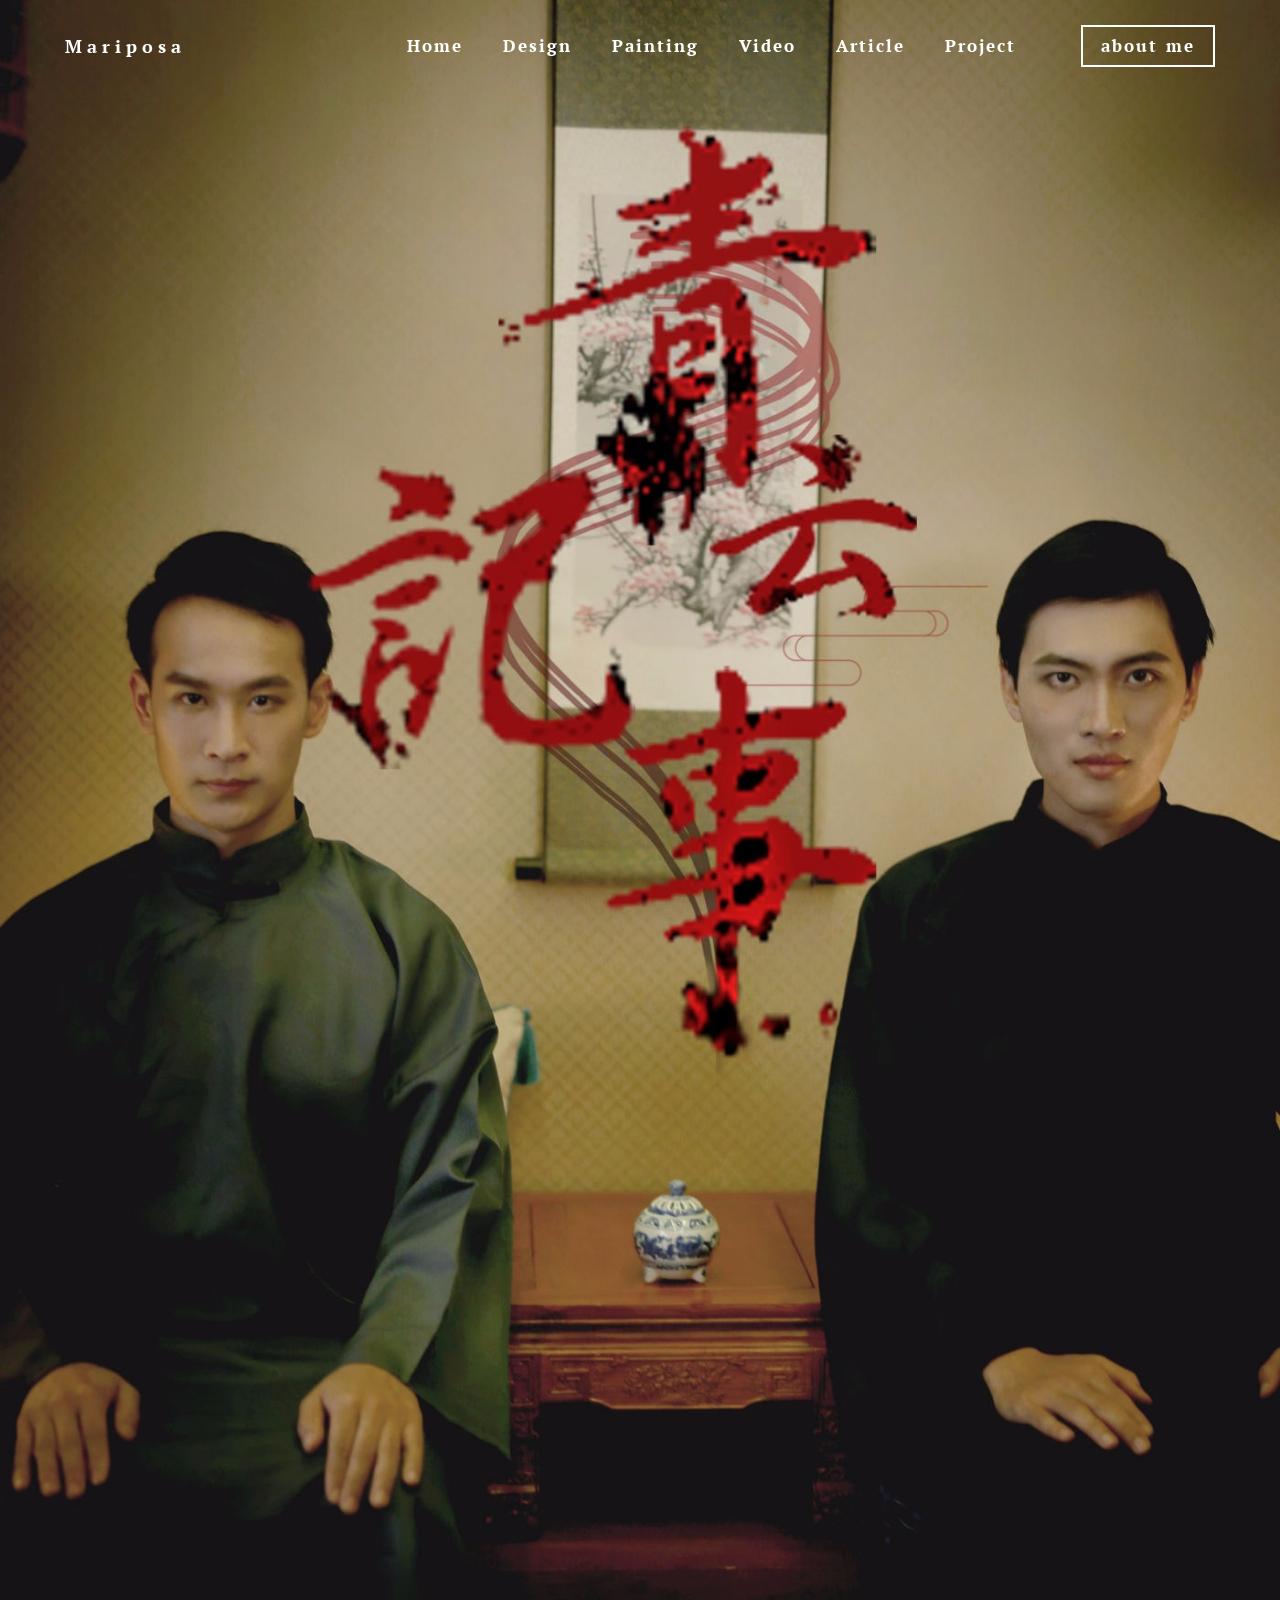
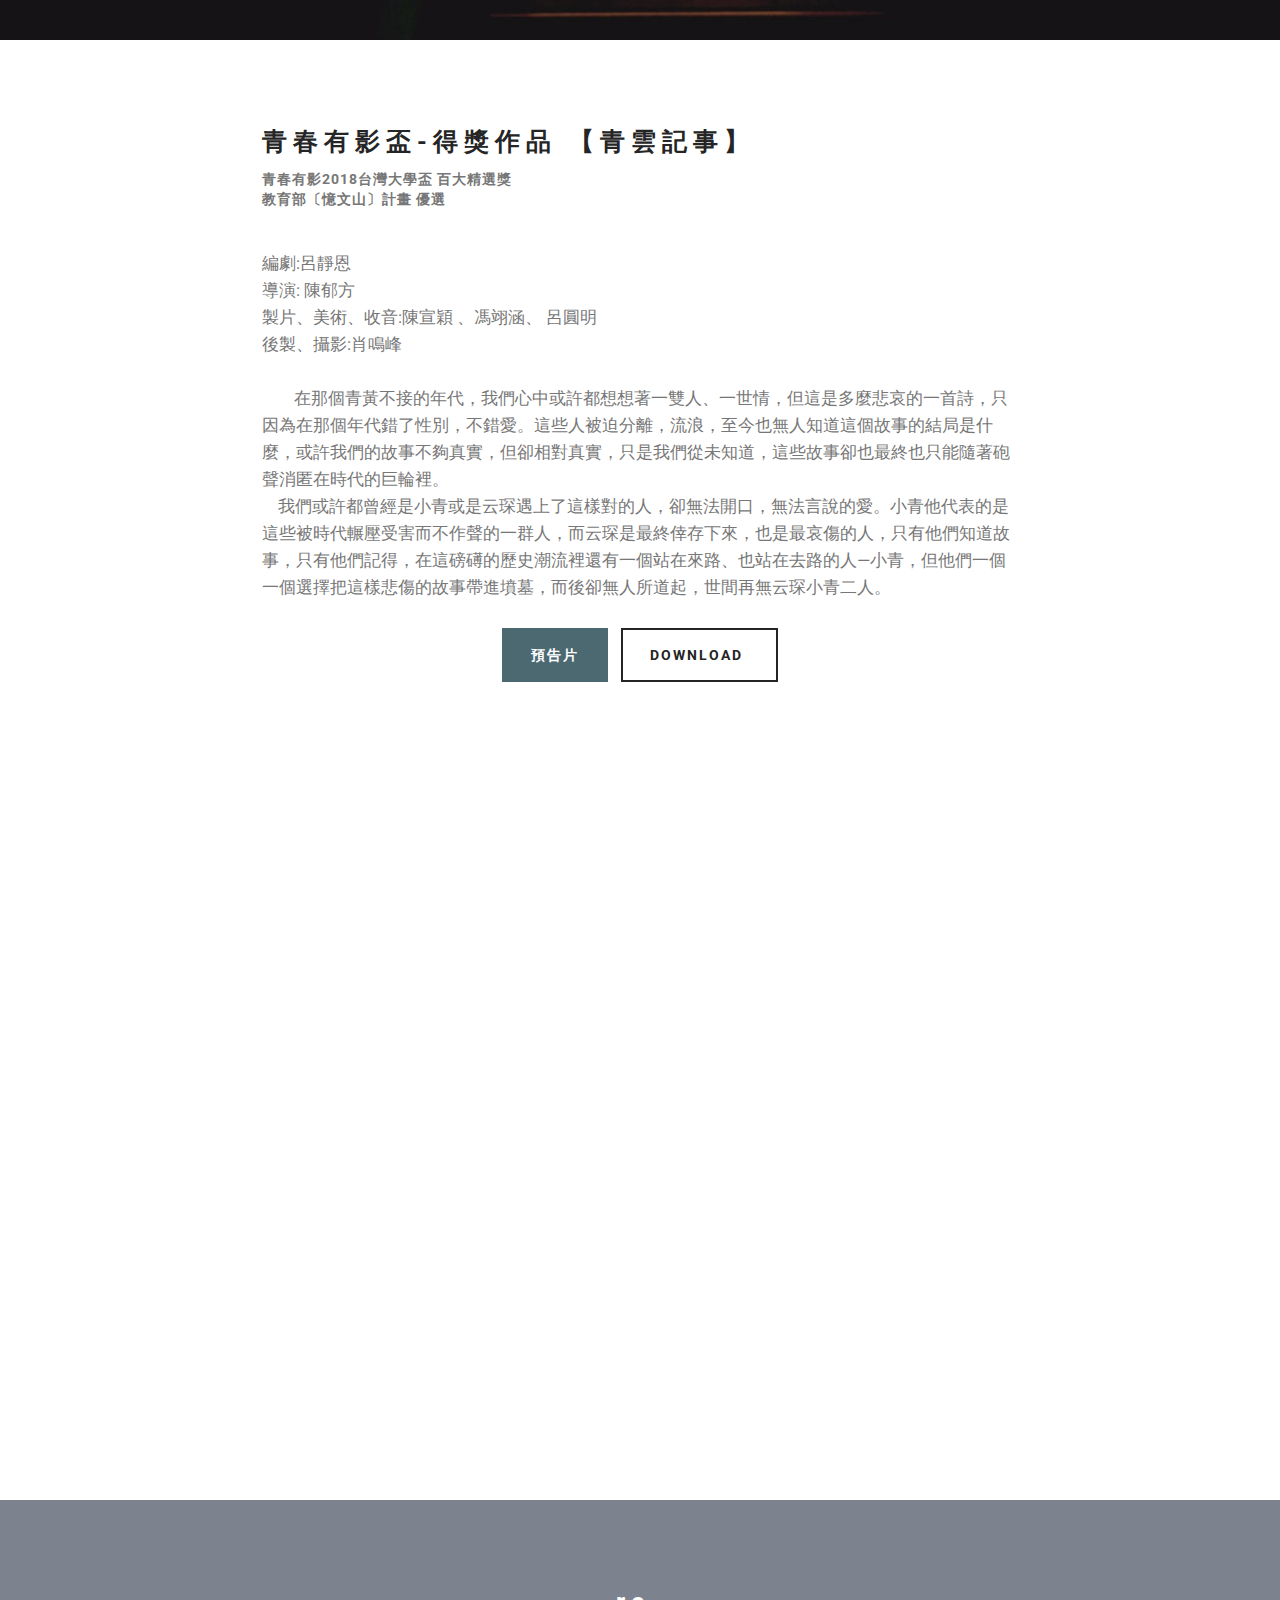
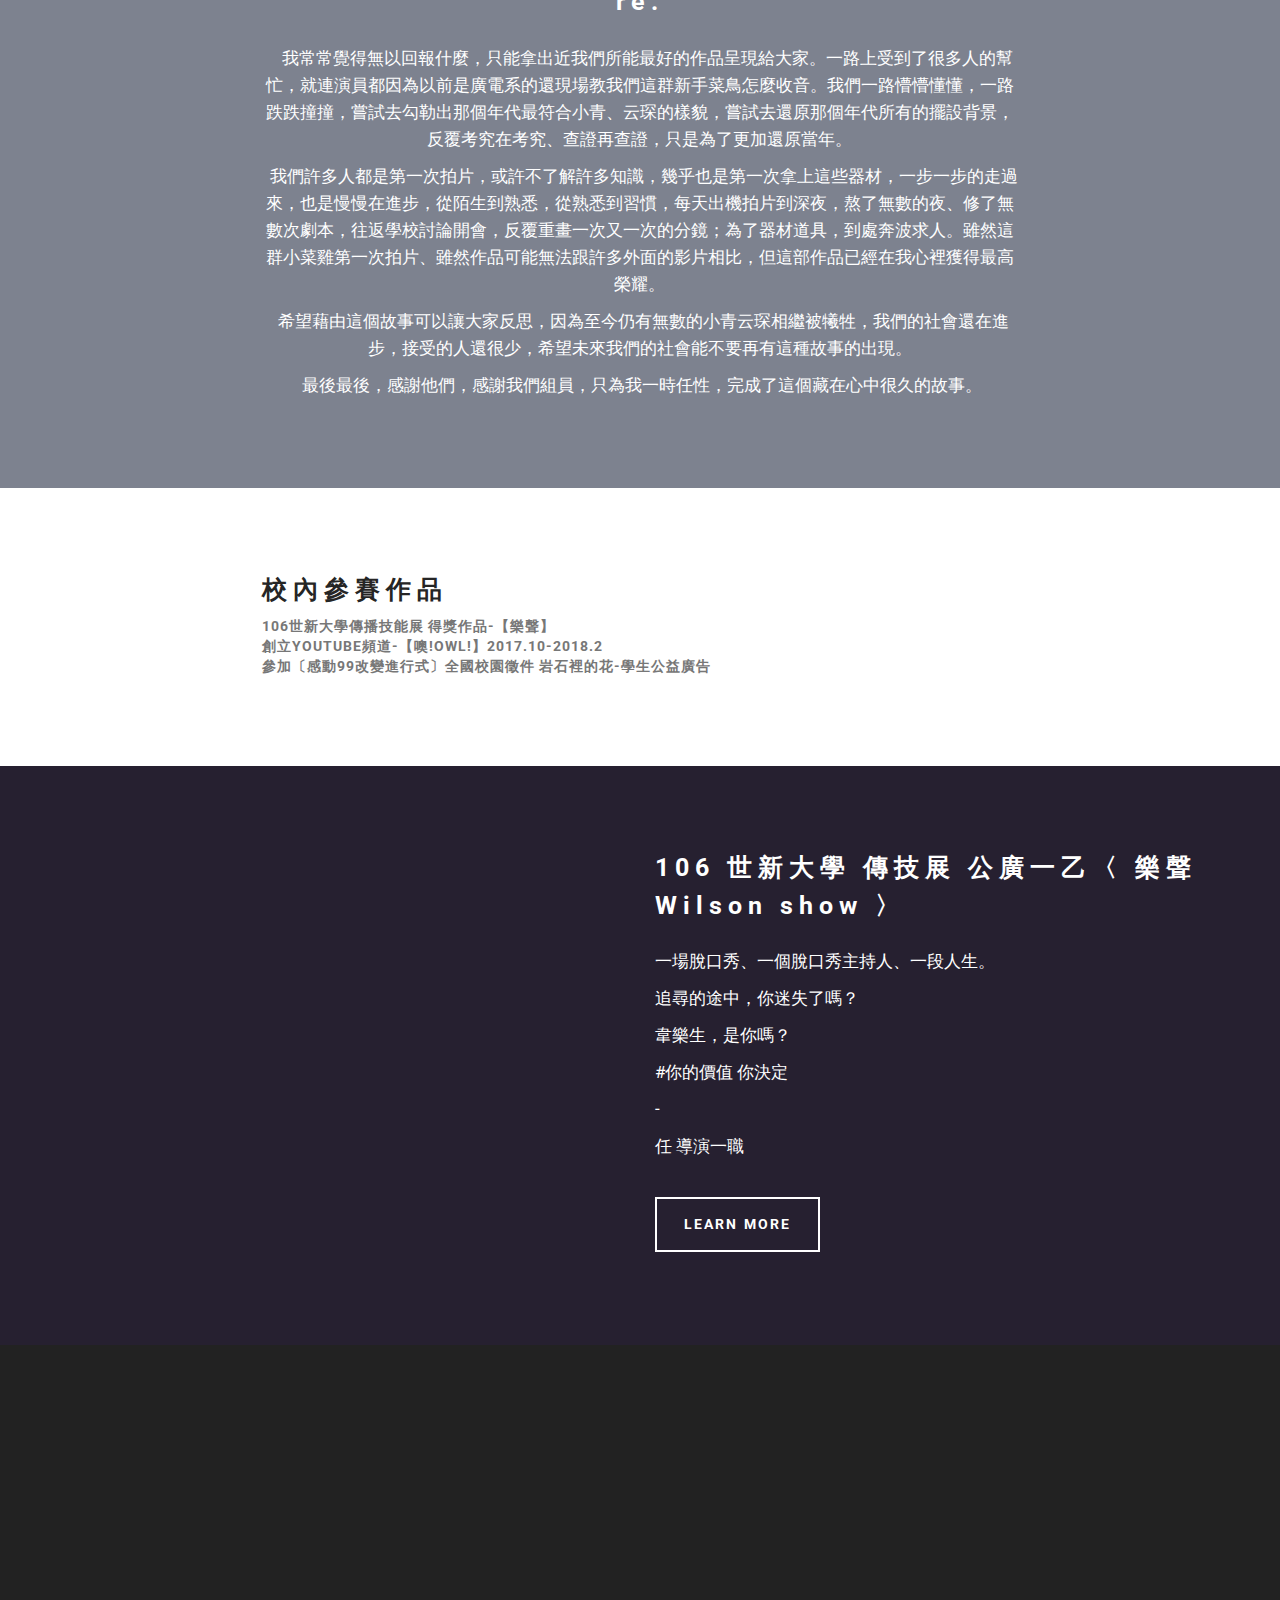
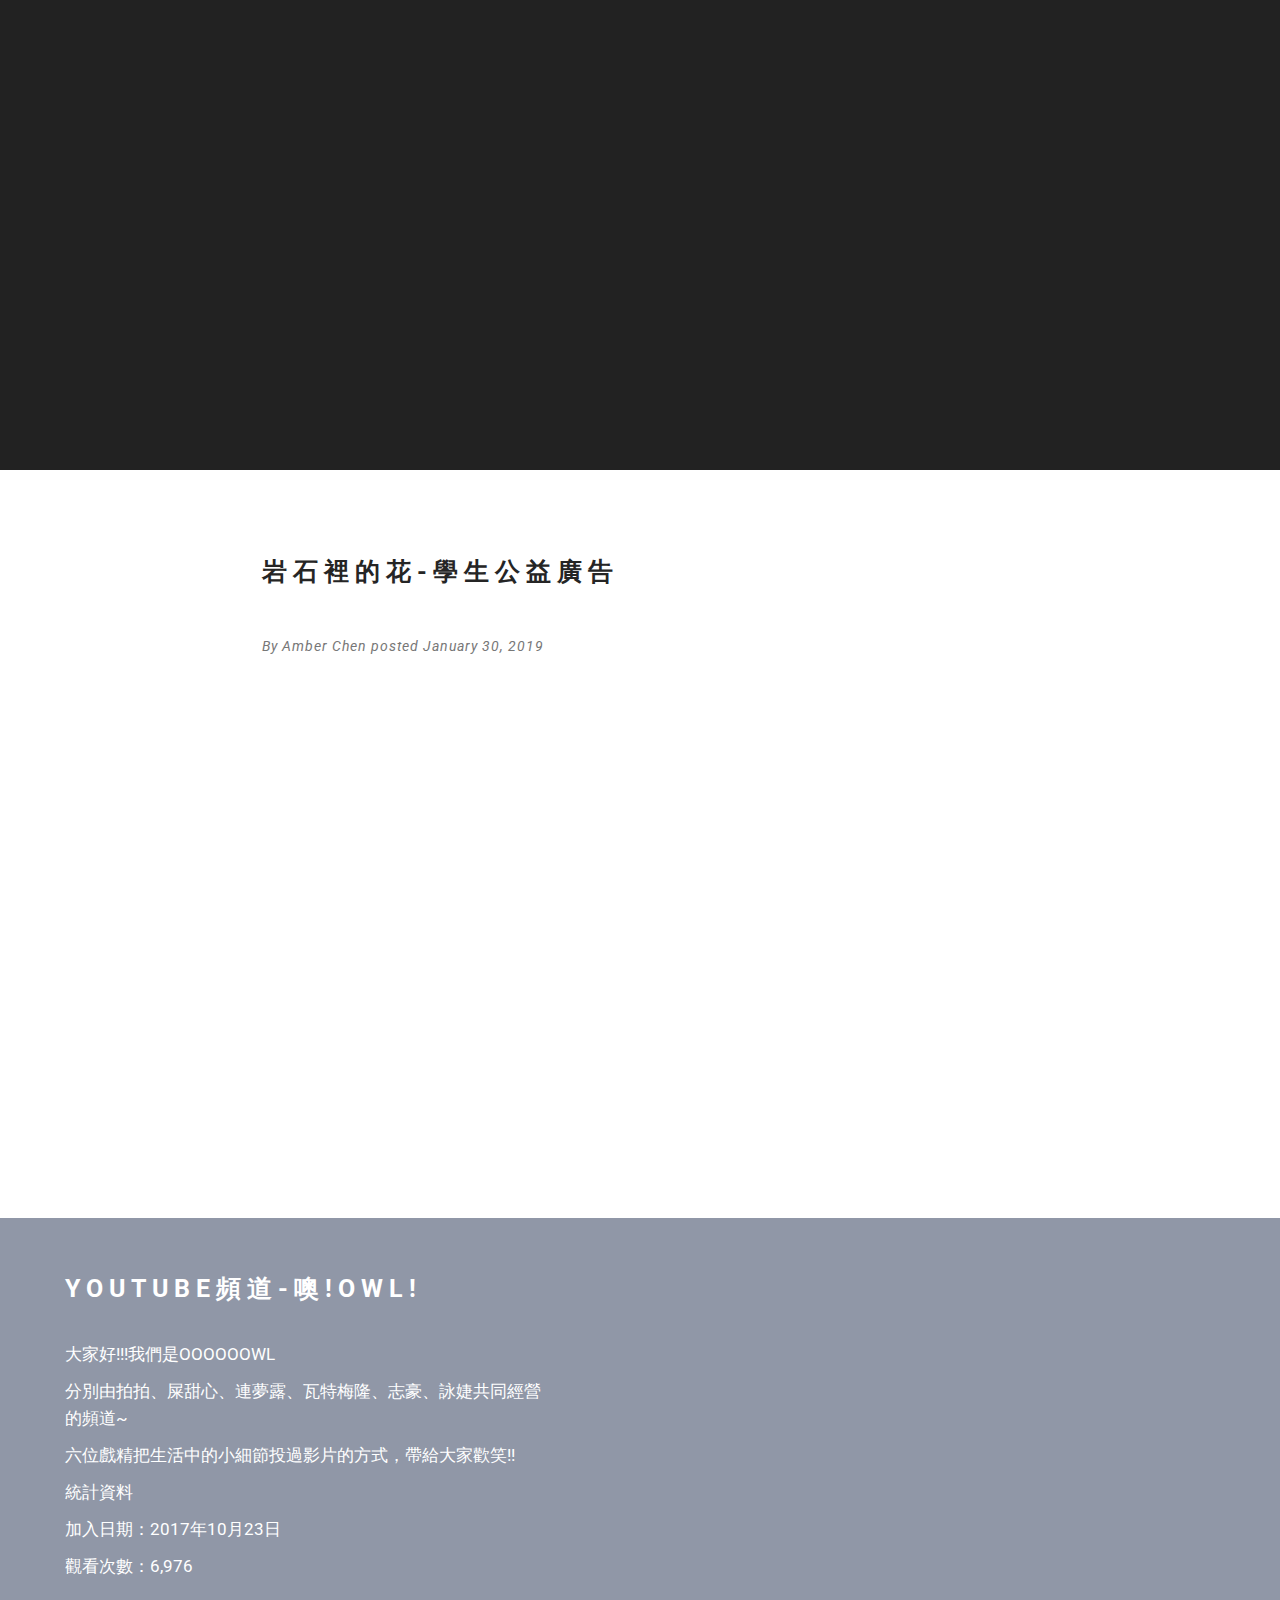
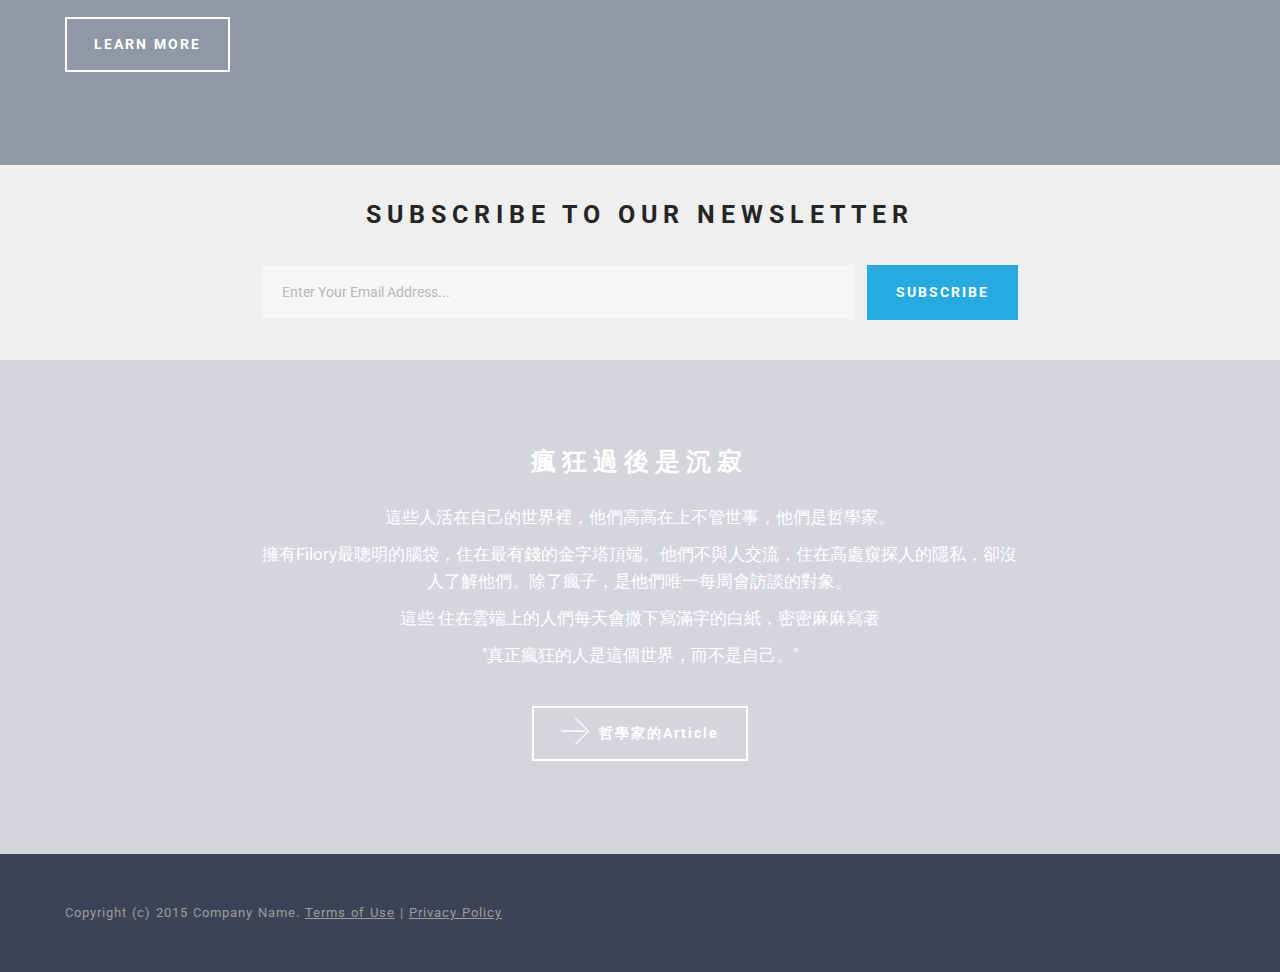
<file: page5.html>
<!DOCTYPE html>
<html  >
<head>
  <!-- Site made with Mobirise Website Builder v4.10.5, https://mobirise.com -->
  <meta charset="UTF-8">
  <meta http-equiv="X-UA-Compatible" content="IE=edge">
  <meta name="generator" content="Mobirise v4.10.5, mobirise.com">
  <meta name="viewport" content="width=device-width, initial-scale=1, minimum-scale=1">
  <link rel="shortcut icon" href="assets/images/16pic-2096340-b-128x103.png" type="image/x-icon">
  <meta name="description" content="Web Site Maker Description">
  
  <title>video</title>
  <link rel="stylesheet" href="https://fonts.googleapis.com/css?family=Roboto:700,400&subset=cyrillic,latin,greek,vietnamese">
  <link rel="stylesheet" href="assets/web/assets/mobirise-icons/mobirise-icons.css">
  <link rel="stylesheet" href="assets/bootstrap/css/bootstrap.min.css">
  <link rel="stylesheet" href="assets/mobirise/css/style.css">
  <link rel="stylesheet" href="assets/dropdown-menu/style.css">
  <link rel="stylesheet" href="assets/mobirise/css/mbr-additional.css" type="text/css">
  
  
  
</head>
<body>
  <section id="dropdown-menu-1i" data-rv-view="204">

    <nav class="navbar navbar-dropdown transparent navbar-fixed-top bg-color">

        <div class="container">

            <div class="navbar-brand">
                
                <a class="text-white" href="index.html">M a r i p o s a</a>
            </div>

            <button class="navbar-toggler pull-xs-right hidden-md-up" type="button" data-toggle="collapse" data-target="#exCollapsingNavbar">
                <div class="hamburger-icon"></div>
            </button>

            <ul class="nav-dropdown collapse pull-xs-right navbar-toggleable-sm nav navbar-nav" id="exCollapsingNavbar"><li class="nav-item dropdown"><a class="nav-link link" href="index.html" aria-expanded="false">Home</a></li><li class="nav-item dropdown"><a class="nav-link link" href="page4.html" aria-expanded="false">Design</a></li><li class="nav-item dropdown"><a class="nav-link link" href="page3.html" aria-expanded="false">Painting<br><br></a></li><li class="nav-item"><a class="nav-link link" href="page5.html" aria-expanded="false">Video<br><br></a></li><li class="nav-item"><a class="nav-link link" href="page6.html" aria-expanded="false">Article<br><br></a></li><li class="nav-item"><a class="nav-link link" href="page7.html" aria-expanded="false">Project<br><br></a></li><li class="nav-item"><a class="nav-link link" href="https://mobirise.com/" aria-expanded="false"></a></li><li class="nav-item nav-btn"><a class="nav-link btn btn-default btn-default-outline" href="page1.html">about me</a></li></ul>

        </div>

    </nav>

</section>

<section class="engine"><a href="https://mobirise.info/b">create your own site</a></section><section class="mbr-figure mbr-figure--wysiwyg mbr-figure--full-width mbr-figure--caption-inside-bottom mbr-after-navbar" id="image1-1w" data-rv-view="208">

    <div><img src="assets/images/img-2s0s75-1400x2100.jpeg" class="mbr-figure__img"></div>
    
</section>

<section class="mbr-section" id="header3-1z" data-rv-view="210">
    <div class="mbr-section__container container mbr-section__container--first">
        <div class="mbr-header mbr-header--wysiwyg row">
            <div class="col-sm-8 col-sm-offset-2">
                <h3 class="mbr-header__text">青春有影盃-得獎作品 【青雲記事】</h3>
                <p class="mbr-header__subtext"><span style="font-style: normal;"><strong>青春有影2018台灣大學盃 百大精選獎<br>教育部〔憶文山〕計畫 優選</strong></span><br></p>
            </div>
        </div>
    </div>
</section>

<section class="mbr-section" id="content1-23" data-rv-view="212">
    <div class="mbr-section__container container mbr-section__container--middle">
        <div class="row">
            <div class="mbr-article mbr-article--wysiwyg col-sm-8 col-sm-offset-2"><p>
</p><div>編劇:呂靜恩<br></div><div>導演: 陳郁方
</div><div>製片、美術、收音:陳宣穎
、馮翊涵、 呂圓明
</div><div>後製、攝影:肖鳴峰</div><div><br></div><div>
</div><div>&nbsp; &nbsp; &nbsp; &nbsp; 在那個青黃不接的年代，我們心中或許都想想著一雙人、一世情，但這是多麼悲哀的一首詩，只因為在那個年代錯了性別，不錯愛。這些人被迫分離，流浪，至今也無人知道這個故事的結局是什麼，或許我們的故事不夠真實，但卻相對真實，只是我們從未知道，這些故事卻也最終也只能隨著砲聲消匿在時代的巨輪裡。
</div><div>
</div><div>&nbsp; &nbsp; 我們或許都曾經是小青或是云琛遇上了這樣對的人，卻無法開口，無法言說的愛。小青他代表的是這些被時代輾壓受害而不作聲的一群人，而云琛是最終倖存下來，也是最哀傷的人，只有他們知道故事，只有他們記得，在這磅礡的歷史潮流裡還有一個站在來路、也站在去路的人—小青，但他們一個一個選擇把這樣悲傷的故事帶進墳墓，而後卻無人所道起，世間再無云琛小青二人。</div></div>
        </div>
    </div>
</section>

<section class="mbr-section" id="buttons1-1z" data-rv-view="213">
    <div class="mbr-section__container container mbr-section__container--last">
        <div class="row">
            <div class="col-sm-8 col-sm-offset-2">
                <div class="mbr-buttons mbr-buttons--center"><a class="mbr-buttons__btn btn btn-lg btn-primary" href="https://drive.google.com/open?id=1DH4x5FJW5jHHoCi6xb2WMfRfQ7AV6MTO">預告片</a> <a class="mbr-buttons__btn btn btn-lg btn-default" href="https://drive.google.com/open?id=1I2Rs2wo7oksn7fumjFhLF-Zpvl-ShRnx">DOWNLOAD&nbsp;</a></div>
            </div>
        </div>
    </div>
</section>

<figure class="mbr-figure mbr-figure--wysiwyg mbr-figure--full-width mbr-figure--caption-outside-bottom" id="video1-28" data-rv-view="214" style="background-color: rgb(255, 255, 255);">
    
    <div><iframe class="mbr-embedded-video" src="https://www.youtube.com/embed/bS4JNIgEXHg?rel=0&amp;amp;showinfo=0&amp;autoplay=1&amp;loop=0" width="1280" height="720" frameborder="0" allowfullscreen></iframe></div>
    
</figure>

<section class="mbr-section mbr-section--relative mbr-section--fixed-size mbr-parallax-background" id="content5-23" data-rv-view="216" style="background-image: url(assets/images/5ac428847c071d4c-690x499.jpg);">
    <div class="mbr-overlay" style="opacity: 0.6; background-color: rgb(39, 47, 69);"></div>
    <div class="mbr-section__container container mbr-section__container--first" style="padding-top: 93px;">
        <div class="mbr-header mbr-header--wysiwyg row">
            <div class="col-sm-8 col-sm-offset-2">
                <h3 class="mbr-header__text">re.</h3>
                
            </div>
        </div>
    </div>
    <div class="mbr-section__container container mbr-section__container--last" style="padding-bottom: 93px;">
        <div class="row">
            <div class="mbr-article mbr-article--wysiwyg col-sm-8 col-sm-offset-2"><p>&nbsp;&nbsp;&nbsp;&nbsp;我常常覺得無以回報什麼，只能拿出近我們所能最好的作品呈現給大家。一路上受到了很多人的幫忙，就連演員都因為以前是廣電系的還現場教我們這群新手菜鳥怎麼收音。我們一路懵懵懂懂，一路跌跌撞撞，嘗試去勾勒出那個年代最符合小青、云琛的樣貌，嘗試去還原那個年代所有的擺設背景，反覆考究在考究、查證再查證，只是為了更加還原當年。
</p><p>&nbsp; 我們許多人都是第一次拍片，或許不了解許多知識，幾乎也是第一次拿上這些器材，一步一步的走過來，也是慢慢在進步，從陌生到熟悉，從熟悉到習慣，每天出機拍片到深夜，熬了無數的夜、修了無數次劇本，往返學校討論開會，反覆重畫一次又一次的分鏡；為了器材道具，到處奔波求人。雖然這群小菜雞第一次拍片、雖然作品可能無法跟許多外面的影片相比，但這部作品已經在我心裡獲得最高榮耀。 
</p><p>&nbsp; 希望藉由這個故事可以讓大家反思，因為至今仍有無數的小青云琛相繼被犧牲，我們的社會還在進步，接受的人還很少，希望未來我們的社會能不要再有這種故事的出現。
</p><p>&nbsp;最後最後，感謝他們，感謝我們組員，只為我一時任性，完成了這個藏在心中很久的故事。</p></div>
        </div>
    </div>
    
</section>

<section class="mbr-section" id="header3-20" data-rv-view="219">
    <div class="mbr-section__container container mbr-section__container--isolated">
        <div class="mbr-header mbr-header--wysiwyg row">
            <div class="col-sm-8 col-sm-offset-2">
                <h3 class="mbr-header__text">校內參賽作品</h3>
                <p class="mbr-header__subtext"><span style="font-style: normal;"><strong>106世新大學傳播技能展 得獎作品-【樂聲】
<br>創立YOUTUBE頻道-【噢!OWL!】2017.10-2018.2<br>參加〔感動99改變進行式〕全國校園徵件 岩石裡的花-學生公益廣告&nbsp;</strong></span><br></p>
            </div>
        </div>
    </div>
</section>

<section class="mbr-section mbr-section--relative" id="msg-box5-26" data-rv-view="221" style="background-color: rgb(38, 32, 48);">
    
    <div class="mbr-section__container mbr-section__container--isolated container" style="padding-top: 93px; padding-bottom: 93px;">
        <div class="row">
            <div class="mbr-box mbr-box--fixed mbr-box--adapted">
                <div class="mbr-box__magnet mbr-box__magnet--top-right mbr-section__left col-sm-6 image-size" style="width: 50%;">
                    <figure class="mbr-figure mbr-figure--adapted mbr-figure--caption-inside-bottom mbr-figure--full-width"><iframe class="mbr-embedded-video" src="https://www.youtube.com/embed/BV8LGOcvZo0?rel=0&amp;amp;showinfo=0&amp;autoplay=0&amp;loop=0" width="1280" height="720" frameborder="0" allowfullscreen></iframe></figure>
                </div>
                <div class="mbr-box__magnet mbr-class-mbr-box__magnet--center-left col-sm-6 content-size mbr-section__right">
                    <div class="mbr-section__container mbr-section__container--middle">
                        <div class="mbr-header mbr-header--auto-align mbr-header--wysiwyg">
                            <h3 class="mbr-header__text">106 世新大學 傳技展 公廣一乙〈 樂聲 Wilson show 〉</h3>
                            
                        </div>
                    </div>
                    <div class="mbr-section__container mbr-section__container--middle">
                        <div class="mbr-article mbr-article--auto-align mbr-article--wysiwyg"><p>一場脫口秀、一個脫口秀主持人、一段人生。<br></p><p>
</p><p>追尋的途中，你迷失了嗎？
</p><p>
</p><p>韋樂生，是你嗎？
</p><p>
</p><p>#你的價值 你決定
</p><p>-
</p><p>任 導演一職</p></div>
                    </div>
                    <div class="mbr-section__container">
                        <div class="mbr-buttons mbr-buttons--auto-align btn-inverse"><a class="mbr-buttons__btn btn btn-lg btn-default" href="https://www.youtube.com/watch?v=-aNObjQ4xwI">LEARN MORE</a> </div>
                    </div>
                </div>
                
            </div>
        </div>
    </div>
</section>

<figure class="mbr-figure mbr-figure--wysiwyg mbr-figure--full-width mbr-figure--caption-outside-bottom" id="video1-1x" data-rv-view="224" style="background-color: rgb(34, 34, 34);">
    
    <div><iframe class="mbr-embedded-video" src="https://www.youtube.com/embed/-aNObjQ4xwI?rel=0&amp;amp;showinfo=0&amp;autoplay=0&amp;loop=0" width="1280" height="720" frameborder="0" allowfullscreen></iframe></div>
    
</figure>

<section class="mbr-section" id="header3-1z" data-rv-view="226">
    <div class="mbr-section__container container mbr-section__container--first">
        <div class="mbr-header mbr-header--wysiwyg row">
            <div class="col-sm-8 col-sm-offset-2">
                <h3 class="mbr-header__text">岩石裡的花-學生公益廣告
<div><br></div></h3>
                <p class="mbr-header__subtext">By Amber Chen posted January 30, 2019</p>
            </div>
        </div>
    </div>
</section>

<section class="mbr-section" id="video2-21" data-rv-view="228">
    <div class="mbr-section__container container mbr-section__container--last">
        <div class="row">
            <div class="col-sm-8 col-sm-offset-2">
                <figure class="mbr-figure mbr-figure--wysiwyg mbr-figure--full-width mbr-figure--no-bg mbr-figure--caption-outside-bottom">
                    <div><iframe class="mbr-embedded-video" src="https://www.youtube.com/embed/9bWJ0nM67kc?rel=0&amp;amp;showinfo=0&amp;autoplay=0&amp;loop=0" width="1280" height="720" frameborder="0" allowfullscreen></iframe></div>
                    
                </figure>
            </div>
        </div>
    </div>
</section>

<section class="mbr-section mbr-section--relative" id="msg-box4-1x" data-rv-view="230" style="background-color: rgb(144, 151, 167);">
    
    <div class="mbr-section__container mbr-section__container--isolated container" style="padding-top: 62px; padding-bottom: 93px;">
        <div class="row">
            <div class="mbr-box mbr-box--fixed mbr-box--adapted">
                
                <div class="mbr-box__magnet mbr-class-mbr-box__magnet--center-left col-sm-6 content-size mbr-section__left">
                    <div class="mbr-section__container mbr-section__container--middle">
                        <div class="mbr-header mbr-header--auto-align mbr-header--wysiwyg">
                            <h3 class="mbr-header__text"><p>YOUTUBE頻道-噢!OWL!</p></h3>
                            
                        </div>
                    </div>
                    <div class="mbr-section__container mbr-section__container--middle">
                        <div class="mbr-article mbr-article--auto-align mbr-article--wysiwyg"><p>大家好!!!我們是OOOOOOWL
</p><p>分別由拍拍、屎甜心、連夢露、瓦特梅隆、志豪、詠婕共同經營的頻道~
</p><p>六位戲精把生活中的小細節投過影片的方式，帶給大家歡笑!!
</p><p>統計資料
</p><p>加入日期：2017年10月23日
</p><p>觀看次數：6,976
</p></div>
                    </div>
                    <div class="mbr-section__container">
                        <div class="mbr-buttons mbr-buttons--auto-align btn-inverse"><a class="mbr-buttons__btn btn btn-lg btn-default" href="https://www.youtube.com/channel/UCiR46Fi75SbTVcPFMsHzF7w" target="_blank">LEARN MORE</a></div>
                    </div>
                </div>
                <div class="mbr-box__magnet mbr-box__magnet--top-left mbr-section__right col-sm-6 image-size" style="width: 60%;">
                    <figure class="mbr-figure mbr-figure--adapted mbr-figure--caption-inside-bottom mbr-figure--full-width"><iframe class="mbr-embedded-video" src="https://www.youtube.com/embed/09JBdxsUf8o?rel=0&amp;amp;showinfo=0&amp;autoplay=0&amp;loop=0" width="1280" height="720" frameborder="0" allowfullscreen></iframe></figure>
                </div>
            </div>
        </div>
    </div>
</section>

<section class="mbr-section mbr-section--relative mbr-section--fixed-size" id="form2-22" data-rv-view="233" style="background-color: rgb(239, 239, 239);">
    
    <div class="mbr-section__container mbr-section__container--sm-padding container" style="padding-top: 40.8px; padding-bottom: 40.8px;">
        <div class="row">
            <div class="col-sm-12">
                <div class="row">
                    <div class="col-sm-8 col-sm-offset-2" data-form-type="formoid">
                        <div class="mbr-header mbr-header--center mbr-header--std-padding">
                            <h2 class="mbr-header__text">SUBSCRIBE TO OUR NEWSLETTER</h2>
                        </div>
                        <div data-form-alert="true">
                            <div class="hide" data-form-alert-success="true">Thanks for filling out form!</div>
                        </div>
                        <form class="mbr-form" action="https://mobirise.com/" method="post" data-form-title="SUBSCRIBE TO OUR NEWSLETTER">
                            <input type="hidden" value="cmOWfFZmmyO7c6Rl5KJXuXfUKDBnB0KhcyHa86bxZlC0h3tpelzzZxNghI4U3Y/eX6/Ssueo5RRoz1CRBqQHHWvyBxHUfq5k1QfUBeX3MVe3HQ1gz2cilmOsY7RiJGlq" data-form-email="true">
                            <div class="mbr-form__left">
                                <input type="email" class="form-control" name="email" required="" placeholder="Enter Your Email Address..." data-form-field="Email">
                            </div>
                            <div class="mbr-form__right mbr-buttons mbr-buttons--no-offset mbr-buttons--right"><button type="submit" class="mbr-buttons__btn btn btn-lg btn-info">SUBSCRIBE</button></div>
                        </form>
                    </div>
                </div>

            </div>
        </div>
    </div>
</section>

<section class="mbr-section mbr-section--relative mbr-section--fixed-size mbr-parallax-background" id="content5-22" data-rv-view="239" style="background-image: url(assets/images/dtp-4057-2000x2996.jpg);">
    <div class="mbr-overlay" style="opacity: 0.2; background-color: rgb(40, 50, 78);"></div>
    <div class="mbr-section__container container mbr-section__container--first" style="padding-top: 93px;">
        <div class="mbr-header mbr-header--wysiwyg row">
            <div class="col-sm-8 col-sm-offset-2">
                <h3 class="mbr-header__text">瘋狂過後是沉寂</h3>
                
            </div>
        </div>
    </div>
    <div class="mbr-section__container container mbr-section__container--middle">
        <div class="row">
            <div class="mbr-article mbr-article--wysiwyg col-sm-8 col-sm-offset-2"><p>這些人活在自己的世界裡，他們高高在上不管世事，他們是哲學家。</p><p>擁有Filory最聰明的腦袋，住在最有錢的金字塔頂端。他們不與人交流，住在高處窺探人的隱私，卻沒人了解他們。除了瘋子，是他們唯一每周會訪談的對象。</p><p>這些 住在雲端上的人們每天會撒下寫滿字的白紙，密密麻麻寫著</p><p>"真正瘋狂的人是這個世界，而不是自己。"</p></div>
        </div>
    </div>
    <div class="mbr-section__container container mbr-section__container--last" style="padding-bottom: 93px;">
        <div class="row">
            <div class="col-sm-8 col-sm-offset-2">
                <div class="mbr-buttons mbr-buttons--center btn-inverse"><a class="mbr-buttons__btn btn btn-lg btn-default" href="page6.html"><span class="mbri-right mbr-iconfont mbr-iconfont-btn"></span>哲學家的Article</a></div>
            </div>
        </div>
    </div>
</section>

<footer class="mbr-section mbr-section--relative mbr-section--fixed-size mbr-parallax-background" id="footer1-1j" data-rv-view="206" style="background-image: url(assets/images/img-6577ccccc-1452x832.jpeg);">
    <div class="mbr-overlay" style="opacity: 0.9; background-color: rgb(39, 47, 69);"></div>
    <div class="mbr-section__container container">
        <div class="mbr-footer mbr-footer--wysiwyg row" style="padding-top: 49.2px; padding-bottom: 49.2px;">
            <div class="col-sm-12">
                <p class="mbr-footer__copyright">Copyright (c) 2015 Company Name. <a class="mbr-footer__link text-gray" href="https://mobirise.com/">Terms of Use</a>  | <a class="mbr-footer__link text-gray" href="https://mobirise.com/">Privacy Policy</a></p>
            </div>
        </div>
    </div>
</footer>


  <script src="assets/web/assets/jquery/jquery.min.js"></script>
  <script src="assets/bootstrap/js/bootstrap.min.js"></script>
  <script src="assets/smooth-scroll/smooth-scroll.js"></script>
  <script src="assets/jarallax/jarallax.js"></script>
  <!--[if lte IE 9]>
    <script src="assets/jquery-placeholder/jquery.placeholder.min.js"></script>
  <![endif]-->
  <script src="assets/mobirise/js/script.js"></script>
  <script src="assets/dropdown-menu/script.js"></script>
  <script src="assets/formoid/formoid.min.js"></script>
  
  
</body>
</html>
</file>
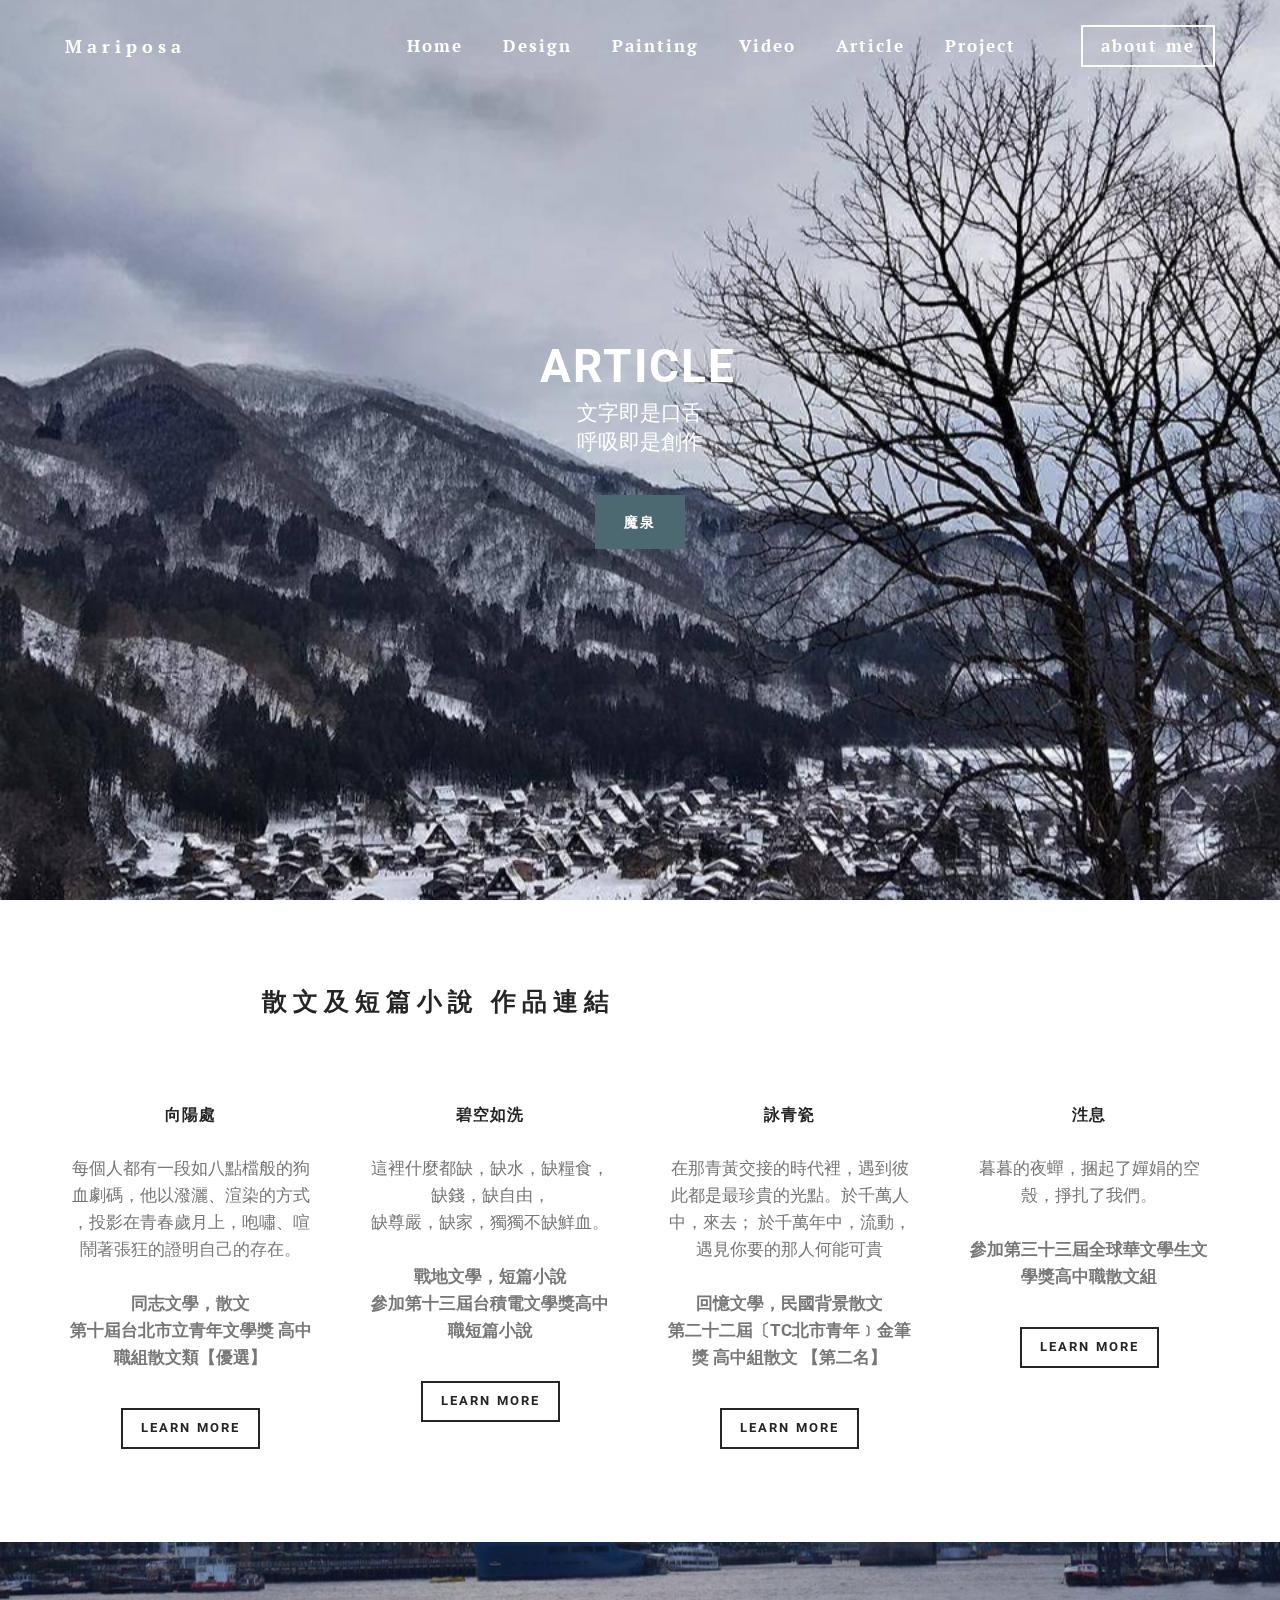
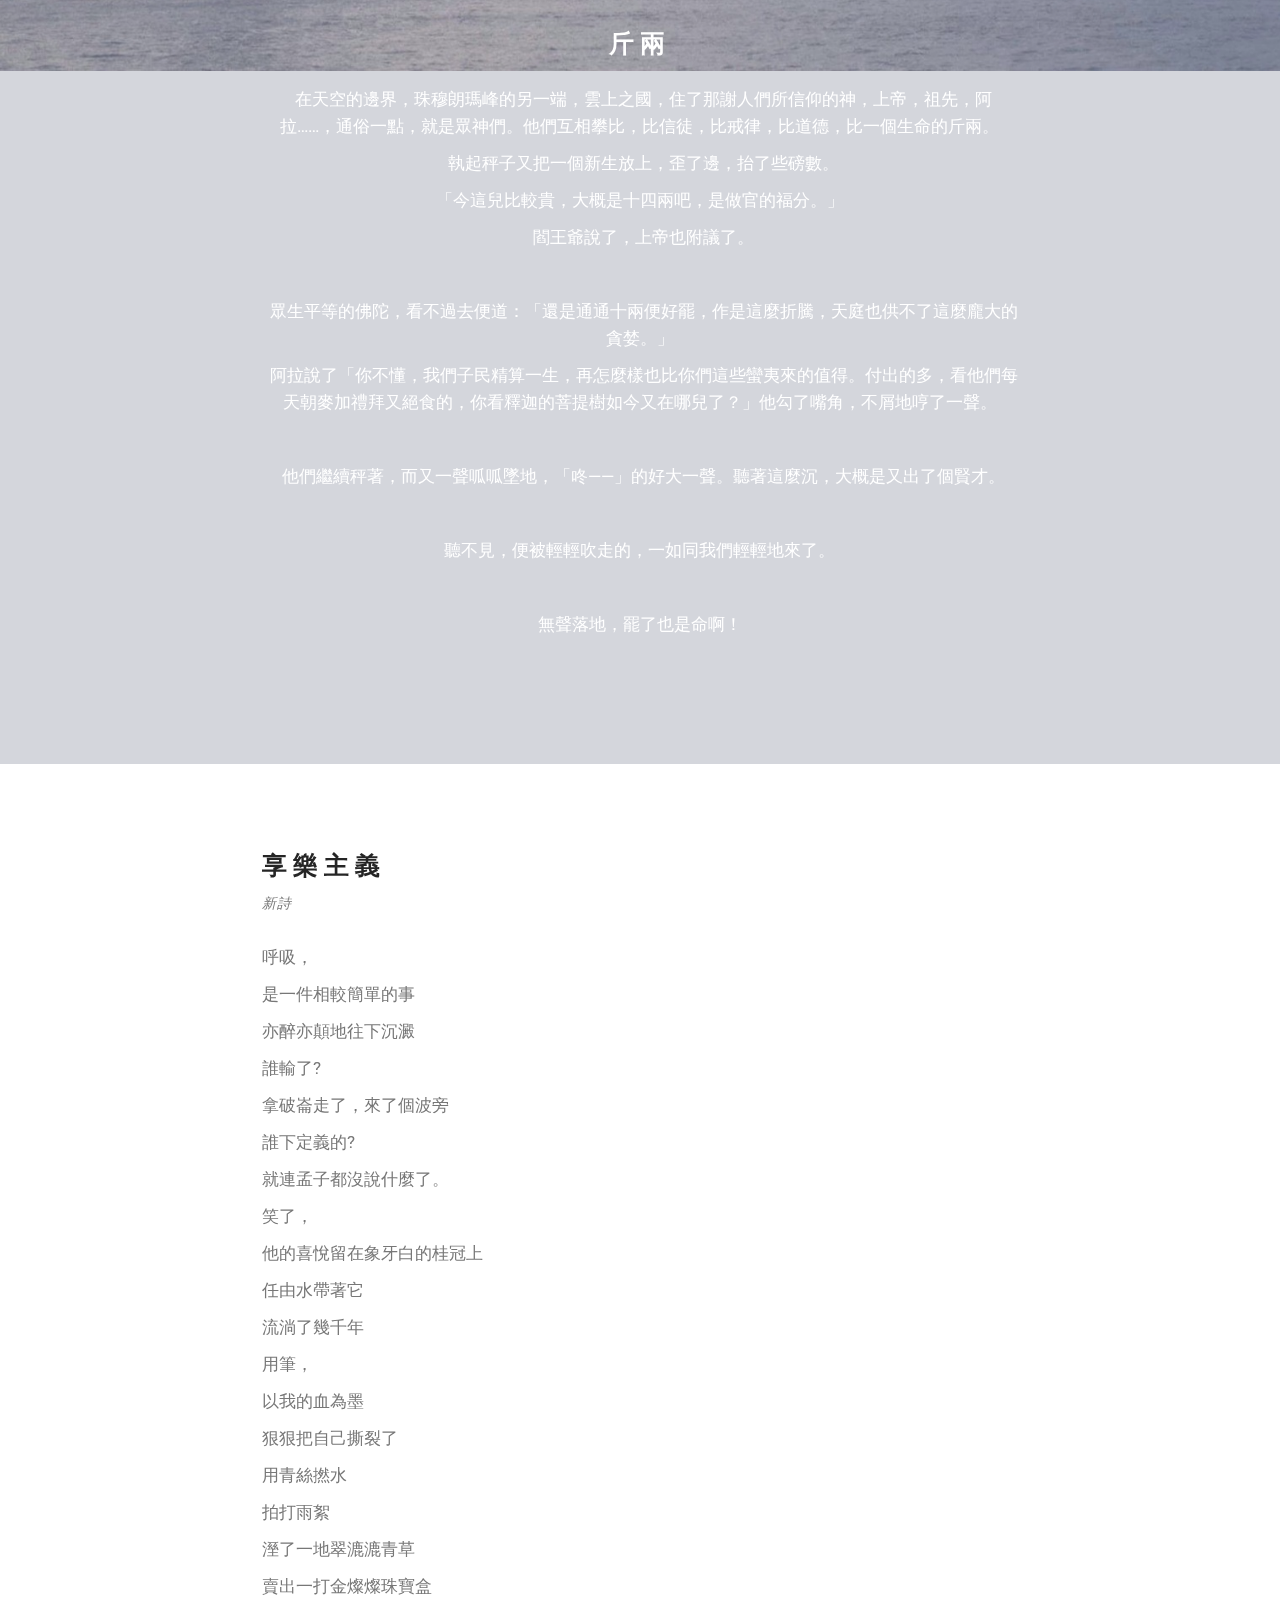
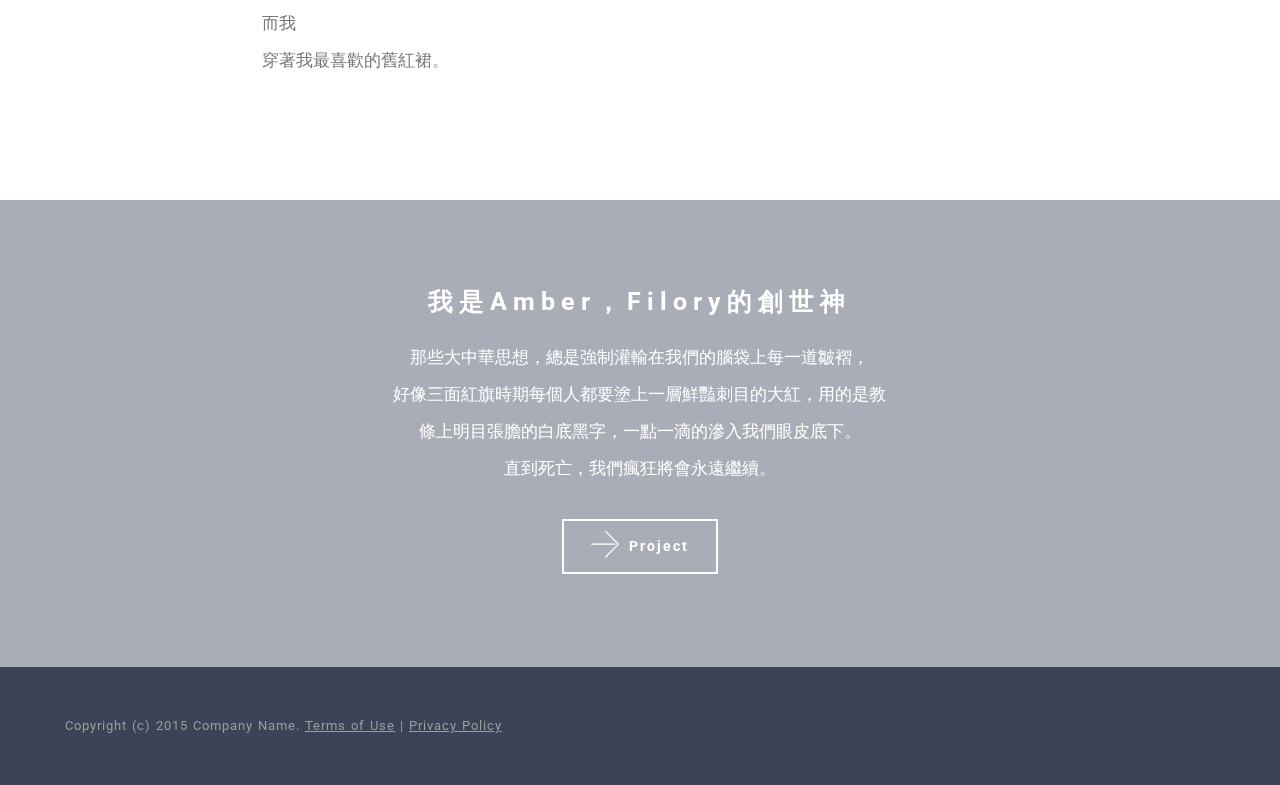
<file: page6.html>
<!DOCTYPE html>
<html  >
<head>
  <!-- Site made with Mobirise Website Builder v4.10.5, https://mobirise.com -->
  <meta charset="UTF-8">
  <meta http-equiv="X-UA-Compatible" content="IE=edge">
  <meta name="generator" content="Mobirise v4.10.5, mobirise.com">
  <meta name="viewport" content="width=device-width, initial-scale=1, minimum-scale=1">
  <link rel="shortcut icon" href="assets/images/16pic-2096340-b-128x103.png" type="image/x-icon">
  <meta name="description" content="Website Builder Description">
  
  <title>article</title>
  <link rel="stylesheet" href="https://fonts.googleapis.com/css?family=Roboto:700,400&subset=cyrillic,latin,greek,vietnamese">
  <link rel="stylesheet" href="assets/web/assets/mobirise-icons/mobirise-icons.css">
  <link rel="stylesheet" href="assets/bootstrap/css/bootstrap.min.css">
  <link rel="stylesheet" href="assets/animate.css/animate.min.css">
  <link rel="stylesheet" href="assets/mobirise/css/style.css">
  <link rel="stylesheet" href="assets/dropdown-menu/style.css">
  <link rel="stylesheet" href="assets/mobirise/css/mbr-additional.css" type="text/css">
  
  
  
</head>
<body>
  <section id="dropdown-menu-1k" data-rv-view="245">

    <nav class="navbar navbar-dropdown transparent navbar-fixed-top bg-color">

        <div class="container">

            <div class="navbar-brand">
                
                <a class="text-white" href="index.html">M a r i p o s a</a>
            </div>

            <button class="navbar-toggler pull-xs-right hidden-md-up" type="button" data-toggle="collapse" data-target="#exCollapsingNavbar">
                <div class="hamburger-icon"></div>
            </button>

            <ul class="nav-dropdown collapse pull-xs-right navbar-toggleable-sm nav navbar-nav" id="exCollapsingNavbar"><li class="nav-item dropdown"><a class="nav-link link" href="index.html" aria-expanded="false">Home</a></li><li class="nav-item dropdown"><a class="nav-link link" href="page4.html" aria-expanded="false">Design</a></li><li class="nav-item dropdown"><a class="nav-link link" href="page3.html" aria-expanded="false">Painting<br><br></a></li><li class="nav-item"><a class="nav-link link" href="page5.html" aria-expanded="false">Video<br><br></a></li><li class="nav-item"><a class="nav-link link" href="page6.html" aria-expanded="false">Article<br><br></a></li><li class="nav-item"><a class="nav-link link" href="page7.html" aria-expanded="false">Project<br><br></a></li><li class="nav-item"><a class="nav-link link" href="https://mobirise.com/" aria-expanded="false"></a></li><li class="nav-item nav-btn"><a class="nav-link btn btn-default btn-default-outline" href="page1.html">about me</a></li></ul>

        </div>

    </nav>

</section>

<section class="engine"><a href="https://mobirise.info/y">html site templates</a></section><section class="mbr-box mbr-section mbr-section--relative mbr-section--fixed-size mbr-section--full-height mbr-section--bg-adapted mbr-parallax-background mbr-after-navbar" id="header4-21" data-rv-view="242" style="background-image: url(assets/images/51927901-2246705628916766-3665818221371457536-n-960x960.jpg);">
    <div class="mbr-box__magnet mbr-box__magnet--sm-padding mbr-box__magnet--center-center">
        
        <div class="mbr-box__container mbr-section__container container">
            <div class="mbr-box mbr-box--stretched"><div class="mbr-box__magnet mbr-box__magnet--center-center">
                <div class="row"><div class=" col-sm-8 col-sm-offset-2">
                    <div class="mbr-hero animated fadeInUp">
                        <h1 class="mbr-hero__text">ARTICLE</h1>
                        <p class="mbr-hero__subtext">文字即是口舌<br>呼吸即是創作</p>
                    </div>
                    <div class="mbr-buttons btn-inverse mbr-buttons--center"><a class="mbr-buttons__btn btn btn-lg animated fadeInUp delay btn-primary" href="index.html">魔泉</a> </div>
                </div></div>
            </div></div>
        </div>
        
    </div>
</section>

<section class="mbr-section" id="header3-1x" data-rv-view="249">
    <div class="mbr-section__container container mbr-section__container--isolated">
        <div class="mbr-header mbr-header--wysiwyg row">
            <div class="col-sm-8 col-sm-offset-2">
                <h3 class="mbr-header__text">散文及短篇小說 作品連結</h3>
                
            </div>
        </div>
    </div>
</section>

<section class="mbr-section mbr-section--relative mbr-section--fixed-size" id="features1-1z" data-rv-view="251" style="background-color: rgb(255, 255, 255);">
    
    
    <div class="mbr-section__container container mbr-section__container--std-top-padding" style="padding-top: 0px;">
        <div class="mbr-section__row row">
            <div class="mbr-section__col col-xs-12 col-md-3 col-sm-6">
                
                <div class="mbr-section__container mbr-section__container--middle">
                    <div class="mbr-header mbr-header--reduce mbr-header--center mbr-header--wysiwyg">
                        <h3 class="mbr-header__text">向陽處</h3>
                    </div>
                </div>
                <div class="mbr-section__container mbr-section__container--middle">
                    <div class="mbr-article mbr-article--wysiwyg">
                        <p>每個人都有一段如八點檔般的狗血劇碼，他以潑灑、渲染的方式
<br>，投影在青春歲月上，咆嘯、喧鬧著張狂的證明自己的存在。<strong><br></strong><br><strong>同志文學，散文<br>第十屆台北市立青年文學獎 高中職組散文類【優選】</strong></p>
                    </div>
                </div>
                <div class="mbr-section__container mbr-section__container--last" style="padding-bottom: 93px;">
                    <div class="mbr-buttons mbr-buttons--center"><a href="https://drive.google.com/open?id=0Byq5xwqz2FGZYWoxejNjTFMxRWVLd0JnQkltTEEzVkUyZTdR" class="mbr-buttons__btn btn btn-wrap btn-xs-lg btn-default" target="_blank">LEARN MORE</a></div>
                </div>
            </div>
            <div class="mbr-section__col col-xs-12 col-md-3 col-sm-6">
                
                <div class="mbr-section__container mbr-section__container--middle">
                    <div class="mbr-header mbr-header--reduce mbr-header--center mbr-header--wysiwyg">
                        <h3 class="mbr-header__text">碧空如洗</h3>
                    </div>
                </div>
                <div class="mbr-section__container mbr-section__container--middle">
                    <div class="mbr-article mbr-article--wysiwyg">
                        <p>這裡什麼都缺，缺水，缺糧食，缺錢，缺自由，
<br>缺尊嚴，缺家，獨獨不缺鮮血。<strong><br></strong><br><strong>戰地文學，短篇小說<br>參加第十三屆台積電文學獎高中職短篇小說</strong></p>
                    </div>
                </div>
                <div class="mbr-section__container mbr-section__container--last" style="padding-bottom: 93px;">
                    <div class="mbr-buttons mbr-buttons--center"><a href="https://drive.google.com/open?id=0Byq5xwqz2FGZQVRqTFZROFh5bWc" class="mbr-buttons__btn btn btn-wrap btn-xs-lg btn-default">LEARN MORE</a></div>
                </div>
            </div>
            <div class="clearfix visible-sm-block"></div>
            <div class="mbr-section__col col-xs-12 col-md-3 col-sm-6">
                
                <div class="mbr-section__container mbr-section__container--middle">
                    <div class="mbr-header mbr-header--reduce mbr-header--center mbr-header--wysiwyg">
                        <h3 class="mbr-header__text">詠青瓷</h3>
                    </div>
                </div>
                <div class="mbr-section__container mbr-section__container--middle">
                    <div class="mbr-article mbr-article--wysiwyg">
                        <p>在那青黃交接的時代裡，遇到彼此都是最珍貴的光點。於千萬人中，來去；
於千萬年中，流動，遇見你要的那人何能可貴<br><br><strong>回憶文學，民國背景散文<br>第二十二屆〔TC北市青年﹞金筆獎 高中組散文 【第二名】</strong></p>
                    </div>
                </div>
                <div class="mbr-section__container mbr-section__container--last" style="padding-bottom: 93px;">
                    <div class="mbr-buttons mbr-buttons--center"><a href="https://drive.google.com/open?id=0Byq5xwqz2FGZN2lJNDZzWUNLbjQ" class="mbr-buttons__btn btn btn-wrap btn-xs-lg btn-default">LEARN MORE</a></div>
                </div>
            </div>
            
            <div class="mbr-section__col col-xs-12 col-md-3 col-sm-6">
                
                <div class="mbr-section__container mbr-section__container--middle">
                    <div class="mbr-header mbr-header--reduce mbr-header--center mbr-header--wysiwyg">
                        <h3 class="mbr-header__text">泩息</h3>
                    </div>
                </div>
                <div class="mbr-section__container mbr-section__container--middle">
                    <div class="mbr-article mbr-article--wysiwyg">
                        <p>暮暮的夜蟬，捆起了嬋娟的空殼，掙扎了我們。<br><br><strong>參加第三十三屆全球華文學生文學獎高中職散文組</strong></p>
                    </div>
                </div>
                <div class="mbr-section__container mbr-section__container--last" style="padding-bottom: 93px;">
                    <div class="mbr-buttons mbr-buttons--center"><a href="https://drive.google.com/open?id=0Byq5xwqz2FGZYUZXX2YzUE56YzA" class="mbr-buttons__btn btn btn-wrap btn-xs-lg btn-default">LEARN MORE</a></div>
                </div>
            </div>
            
            
            
        </div>
    </div>
</section>

<section class="mbr-section mbr-section--relative mbr-section--fixed-size mbr-parallax-background" id="content5-1w" data-rv-view="254" style="background-image: url(assets/images/42236145-337040113532305-491518033039196160-o-2000x1333.jpeg);">
    <div class="mbr-overlay" style="opacity: 0.2; background-color: rgb(40, 50, 78);"></div>
    <div class="mbr-section__container container mbr-section__container--first" style="padding-top: 93px;">
        <div class="mbr-header mbr-header--wysiwyg row">
            <div class="col-sm-8 col-sm-offset-2">
                <h3 class="mbr-header__text">斤兩</h3>
                
            </div>
        </div>
    </div>
    <div class="mbr-section__container container mbr-section__container--last" style="padding-bottom: 93px;">
        <div class="row">
            <div class="mbr-article mbr-article--wysiwyg col-sm-8 col-sm-offset-2"><p>&nbsp; 在天空的邊界，珠穆朗瑪峰的另一端，雲上之國，住了那謝人們所信仰的神，上帝，祖先，阿拉……，通俗一點，就是眾神們。他們互相攀比，比信徒，比戒律，比道德，比一個生命的斤兩。
</p><p>&nbsp; 執起秤子又把一個新生放上，歪了邊，抬了些磅數。
</p><p>
</p><p>「今這兒比較貴，大概是十四兩吧，是做官的福分。」
</p><p>&nbsp; 閻王爺說了，上帝也附議了。
</p><p>&nbsp; 
</p><p>&nbsp; 眾生平等的佛陀，看不過去便道：「還是通通十兩便好罷，作是這麼折騰，天庭也供不了這麼龐大的貪婪。」
</p><p>&nbsp; 阿拉說了「你不懂，我們子民精算一生，再怎麼樣也比你們這些蠻夷來的值得。付出的多，看他們每天朝麥加禮拜又絕食的，你看釋迦的菩提樹如今又在哪兒了？」他勾了嘴角，不屑地哼了一聲。
</p><p>&nbsp; 
</p><p>&nbsp; 他們繼續秤著，而又一聲呱呱墜地，「咚——」的好大一聲。聽著這麼沉，大概是又出了個賢才。
</p><p>&nbsp; 
</p><p>聽不見，便被輕輕吹走的，一如同我們輕輕地來了。
</p><p>&nbsp; 
</p><p>無聲落地，罷了也是命啊！
</p><p><br></p></div>
        </div>
    </div>
    
</section>

<section class="mbr-section" id="header3-24" data-rv-view="257">
    <div class="mbr-section__container container mbr-section__container--first">
        <div class="mbr-header mbr-header--wysiwyg row">
            <div class="col-sm-8 col-sm-offset-2">
                <h3 class="mbr-header__text">享樂主義</h3>
                <p class="mbr-header__subtext">新詩</p>
            </div>
        </div>
    </div>
</section>

<section class="mbr-section" id="content1-1y" data-rv-view="259">
    <div class="mbr-section__container container mbr-section__container--last">
        <div class="row">
            <div class="mbr-article mbr-article--wysiwyg col-sm-8 col-sm-offset-2"><p>呼吸，
</p><p>是一件相較簡單的事
</p><p>亦醉亦顛地往下沉澱
</p><p>誰輸了?
</p><p>拿破崙走了，來了個波旁
</p><p>誰下定義的?
</p><p>就連孟子都沒說什麼了。
</p><p>
</p><p>笑了，
</p><p>他的喜悅留在象牙白的桂冠上
</p><p>任由水帶著它
</p><p>流淌了幾千年
</p><p>
</p><p>用筆，
</p><p>以我的血為墨
</p><p>狠狠把自己撕裂了
</p><p>用青絲撚水
</p><p>拍打雨絮
</p><p>溼了一地翠漉漉青草
</p><p>賣出一打金燦燦珠寶盒
</p><p>而我
</p><p>穿著我最喜歡的舊紅裙。
</p><p>
</p><p><br></p></div>
        </div>
    </div>
</section>

<section class="mbr-section mbr-section--relative mbr-section--fixed-size mbr-parallax-background" id="content5-23" data-rv-view="260" style="background-image: url(assets/images/dtp-3938-2000x1335.jpg);">
    <div class="mbr-overlay" style="opacity: 0.4; background-color: rgb(40, 50, 78);"></div>
    <div class="mbr-section__container container mbr-section__container--first" style="padding-top: 93px;">
        <div class="mbr-header mbr-header--wysiwyg row">
            <div class="col-sm-8 col-sm-offset-2">
                <h3 class="mbr-header__text">我是Amber，Filory的創世神</h3>
                
            </div>
        </div>
    </div>
    <div class="mbr-section__container container mbr-section__container--middle">
        <div class="row">
            <div class="mbr-article mbr-article--wysiwyg col-sm-8 col-sm-offset-2"><p>那些大中華思想，總是強制灌輸在我們的腦袋上每一道皺褶，
</p><p>好像三面紅旗時期每個人都要塗上一層鮮豔刺目的大紅，用的是教
</p><p>條上明目張膽的白底黑字，一點一滴的滲入我們眼皮底下。</p><p>直到死亡，我們瘋狂將會永遠繼續。</p></div>
        </div>
    </div>
    <div class="mbr-section__container container mbr-section__container--last" style="padding-bottom: 93px;">
        <div class="row">
            <div class="col-sm-8 col-sm-offset-2">
                <div class="mbr-buttons mbr-buttons--center btn-inverse"><a class="mbr-buttons__btn btn btn-lg btn-default" href="page7.html"><span class="mbri-right mbr-iconfont mbr-iconfont-btn"></span>Project</a> </div>
            </div>
        </div>
    </div>
</section>

<footer class="mbr-section mbr-section--relative mbr-section--fixed-size mbr-parallax-background" id="footer1-1l" data-rv-view="247" style="background-image: url(assets/images/img-6577ccccc-1452x832.jpeg);">
    <div class="mbr-overlay" style="opacity: 0.9; background-color: rgb(39, 47, 69);"></div>
    <div class="mbr-section__container container">
        <div class="mbr-footer mbr-footer--wysiwyg row" style="padding-top: 49.2px; padding-bottom: 49.2px;">
            <div class="col-sm-12">
                <p class="mbr-footer__copyright">Copyright (c) 2015 Company Name. <a class="mbr-footer__link text-gray" href="https://mobirise.com/">Terms of Use</a>  | <a class="mbr-footer__link text-gray" href="https://mobirise.com/">Privacy Policy</a></p>
            </div>
        </div>
    </div>
</footer>


  <script src="assets/web/assets/jquery/jquery.min.js"></script>
  <script src="assets/bootstrap/js/bootstrap.min.js"></script>
  <script src="assets/smooth-scroll/smooth-scroll.js"></script>
  <script src="assets/jarallax/jarallax.js"></script>
  <script src="assets/mobirise/js/script.js"></script>
  <script src="assets/dropdown-menu/script.js"></script>
  
  
</body>
</html>
</file>
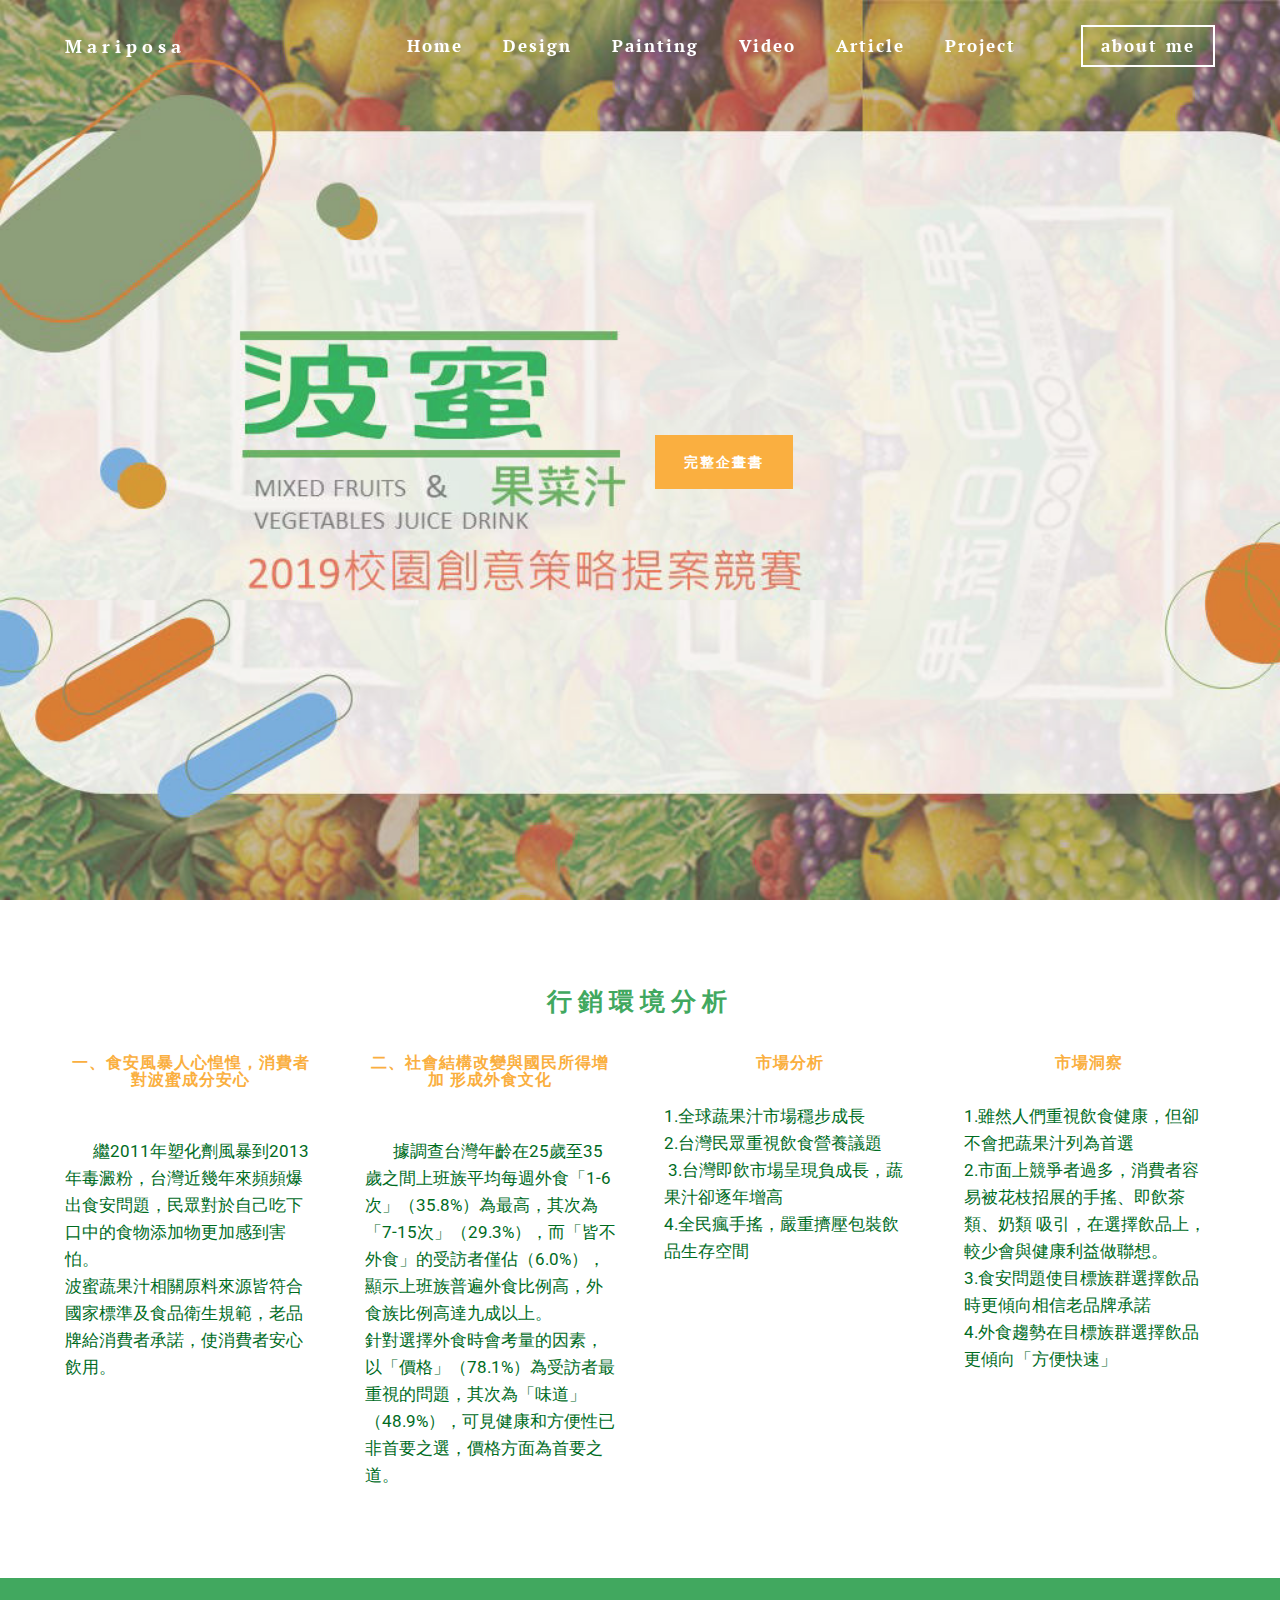
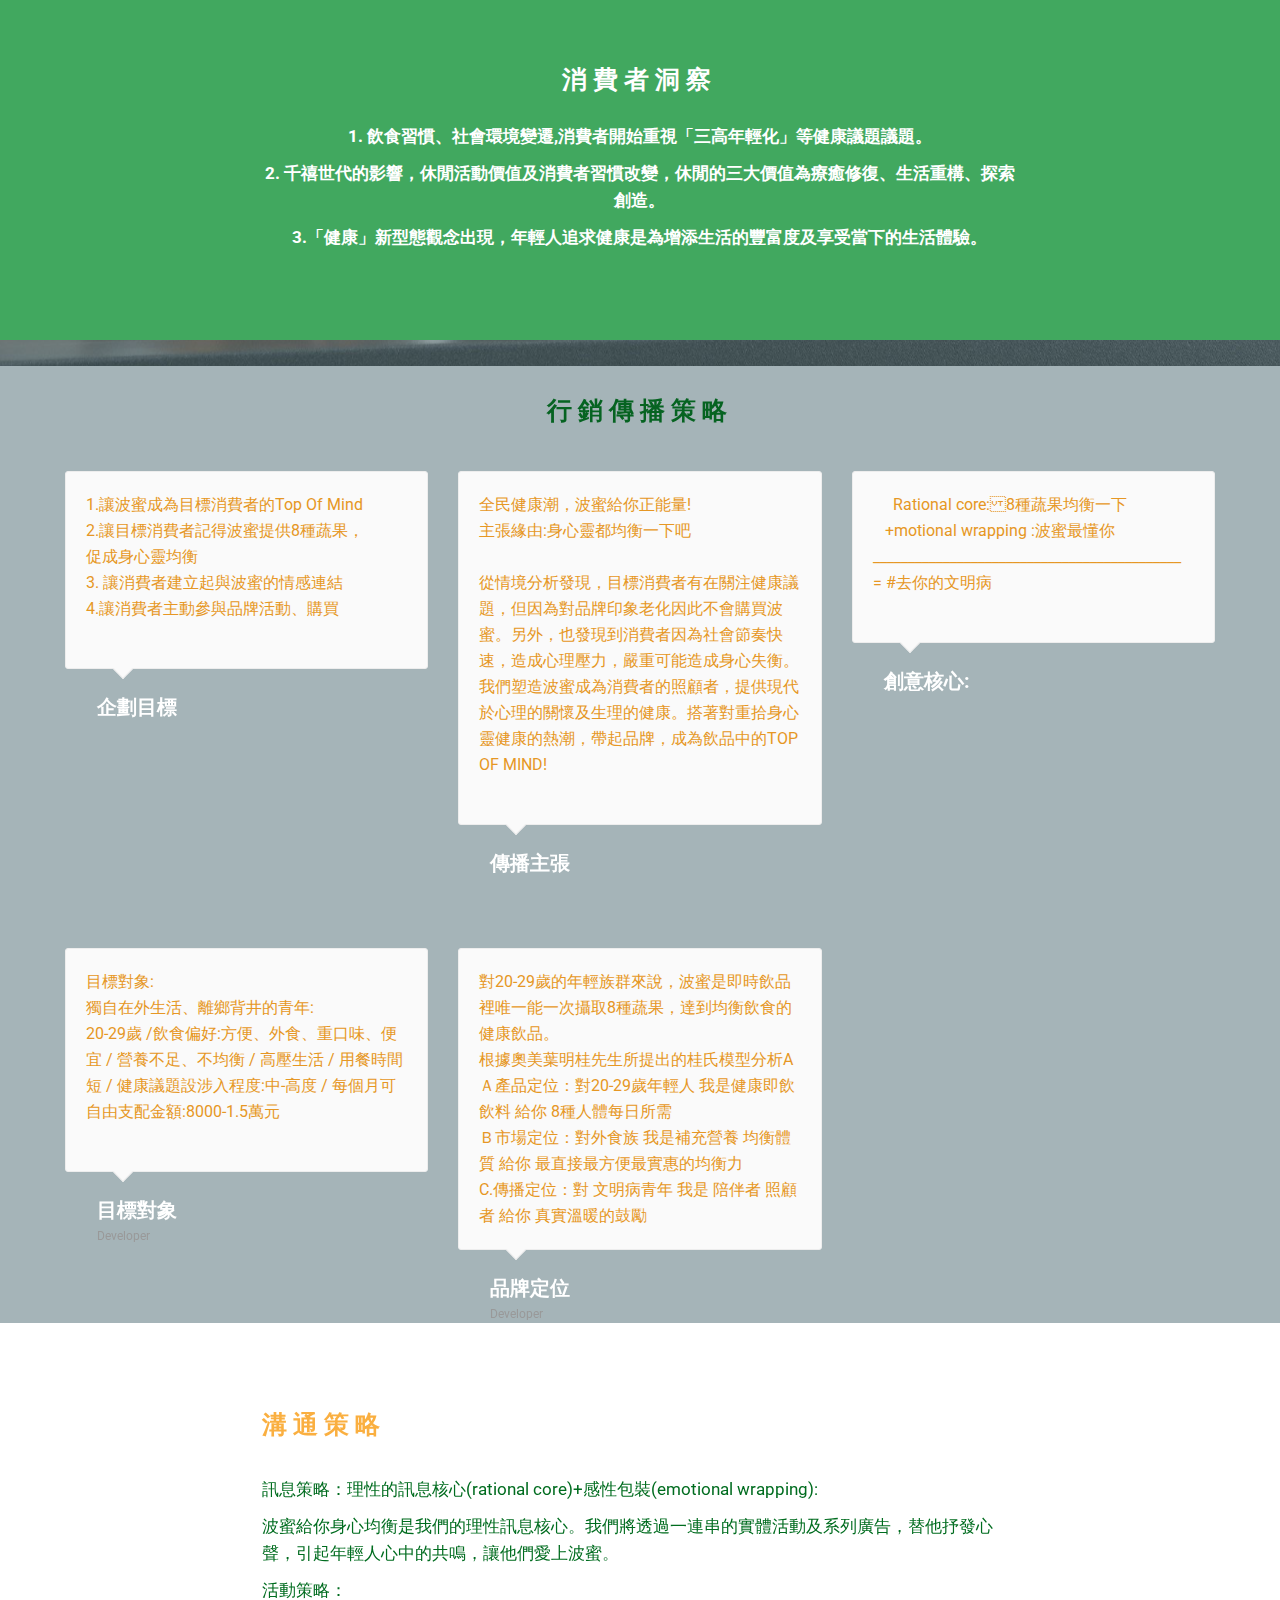
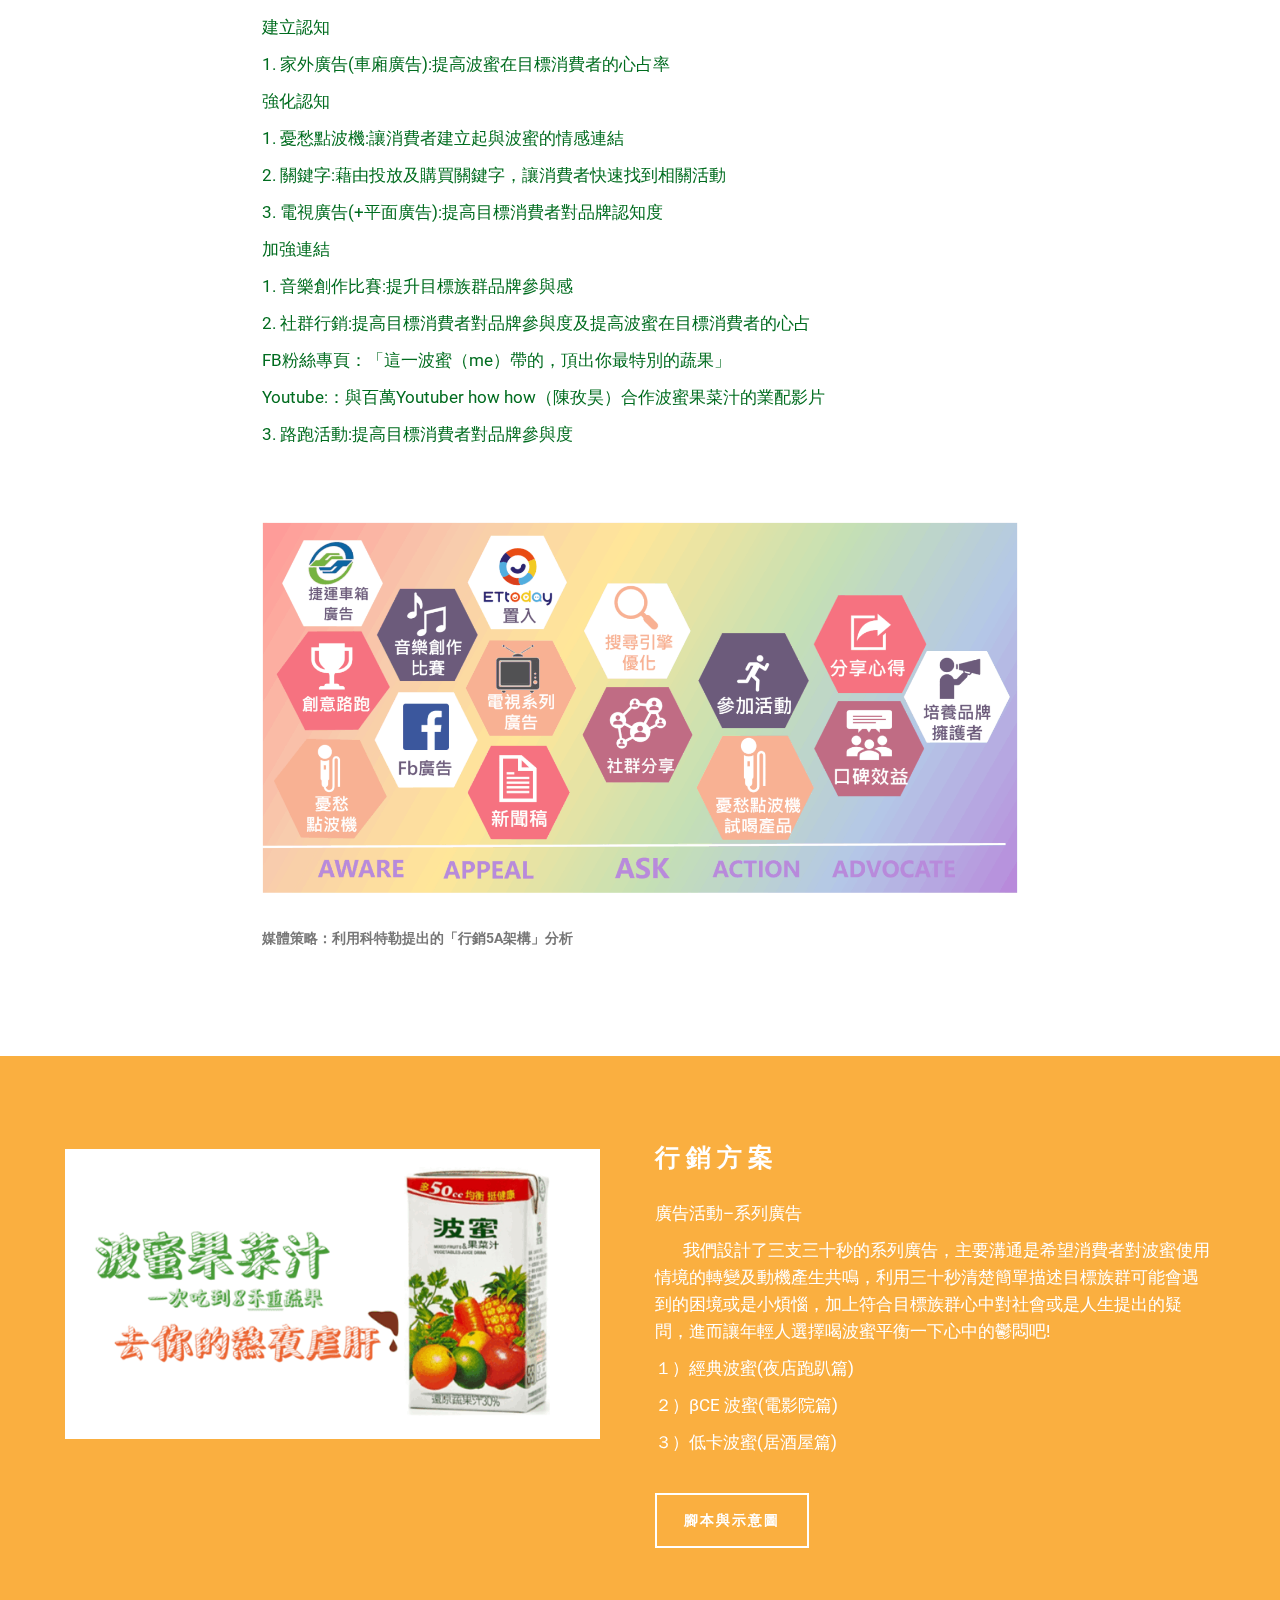
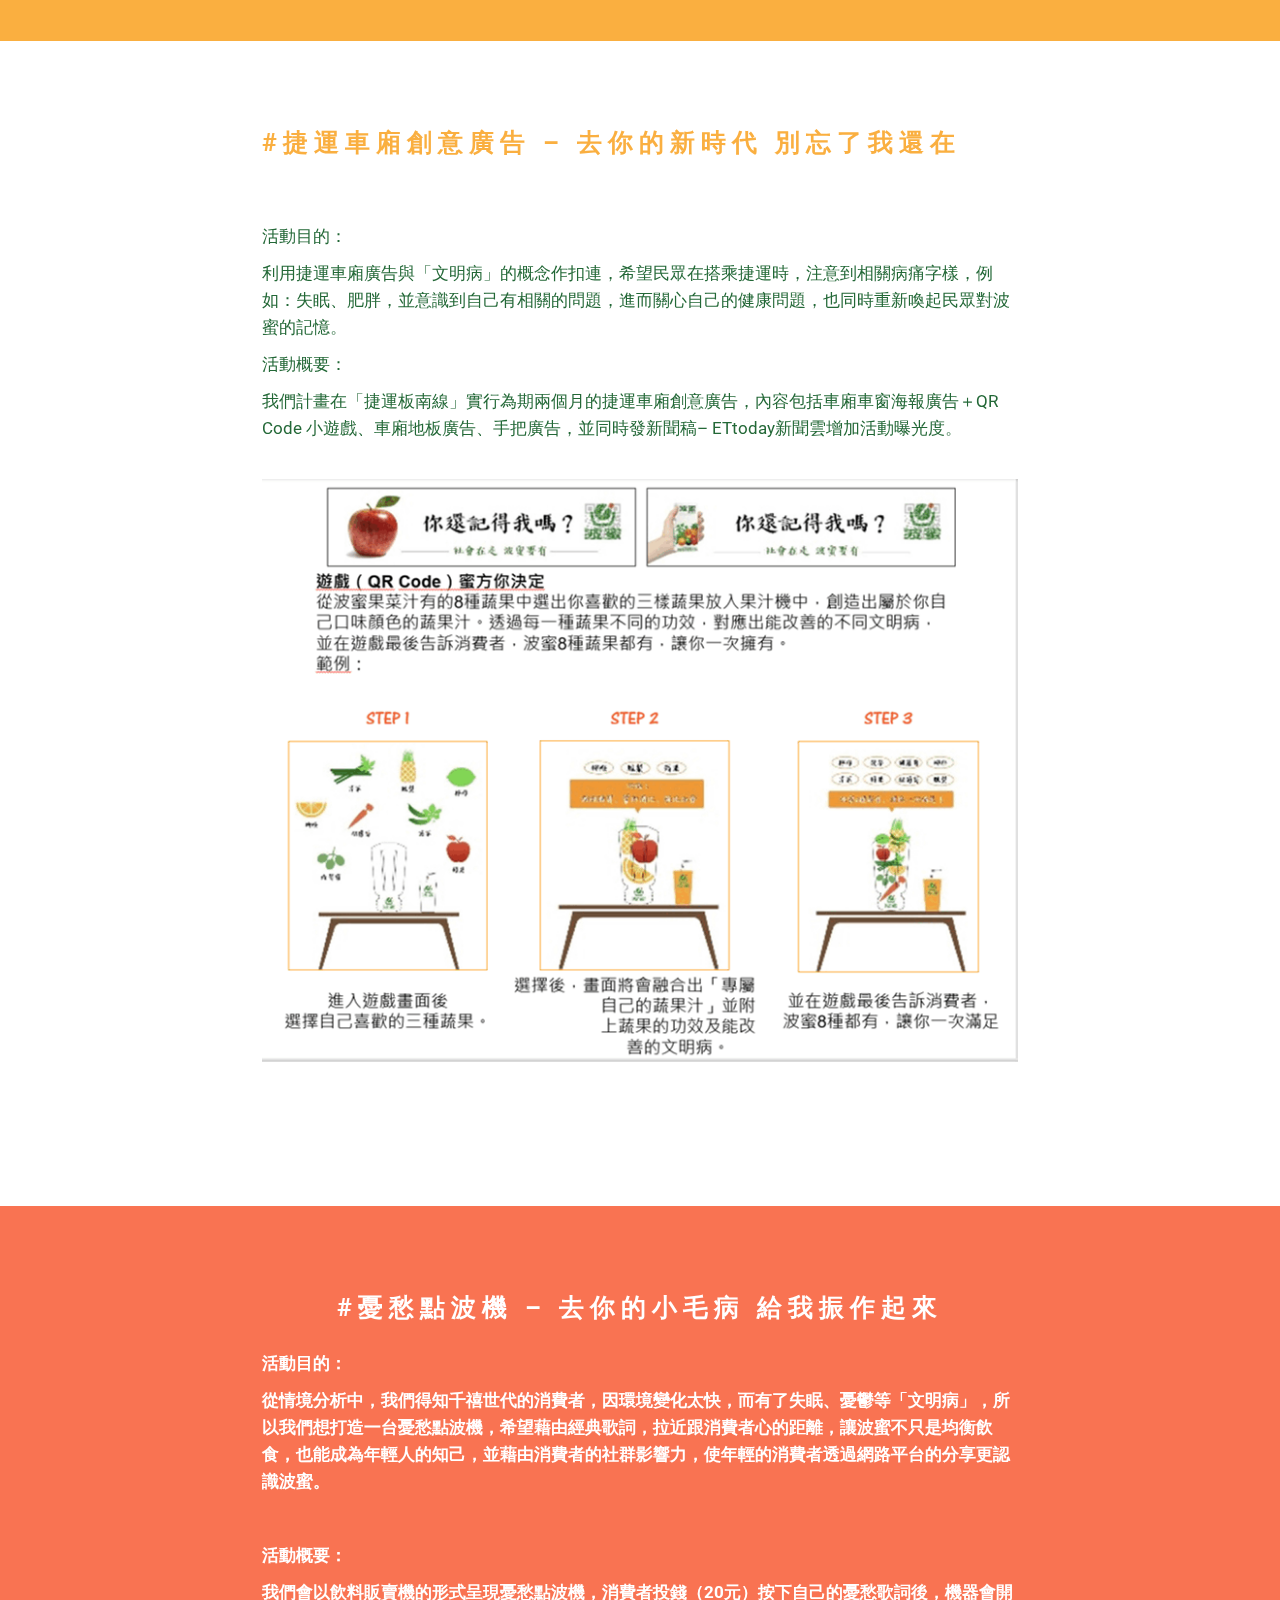
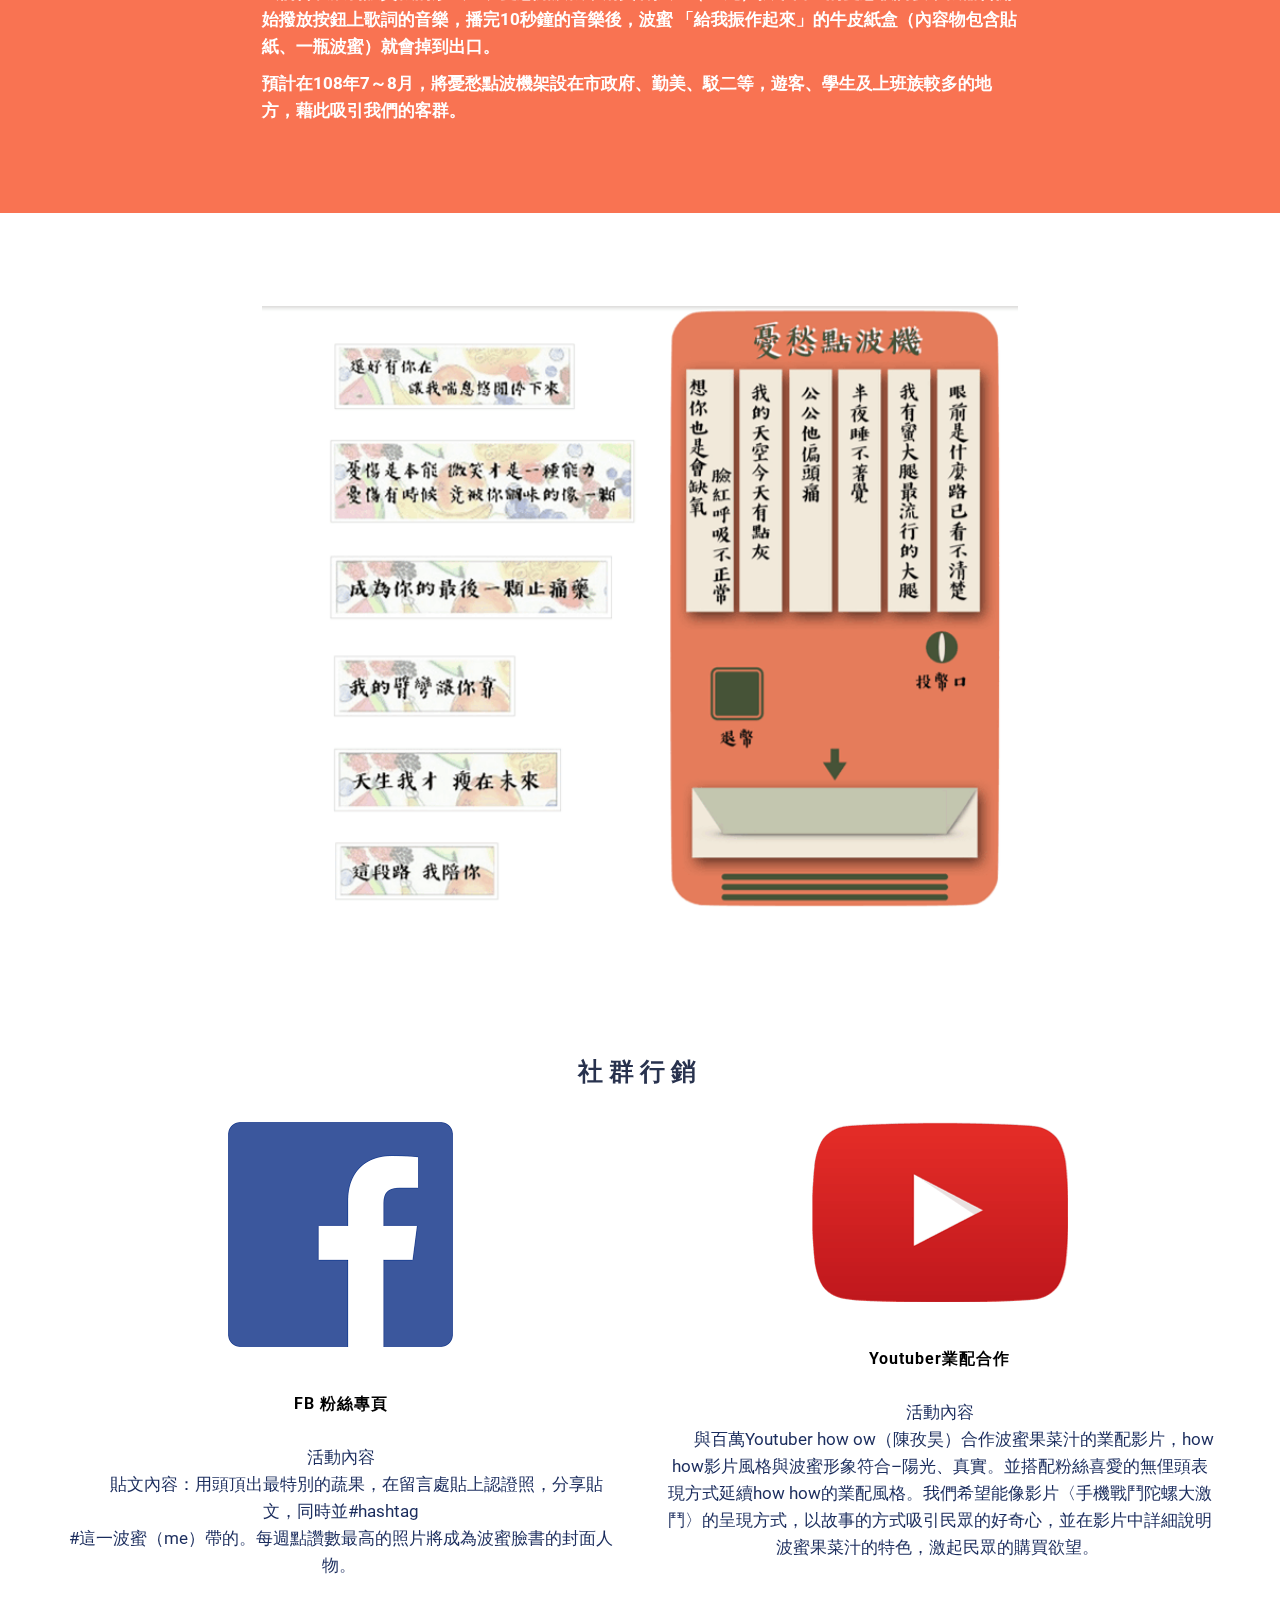
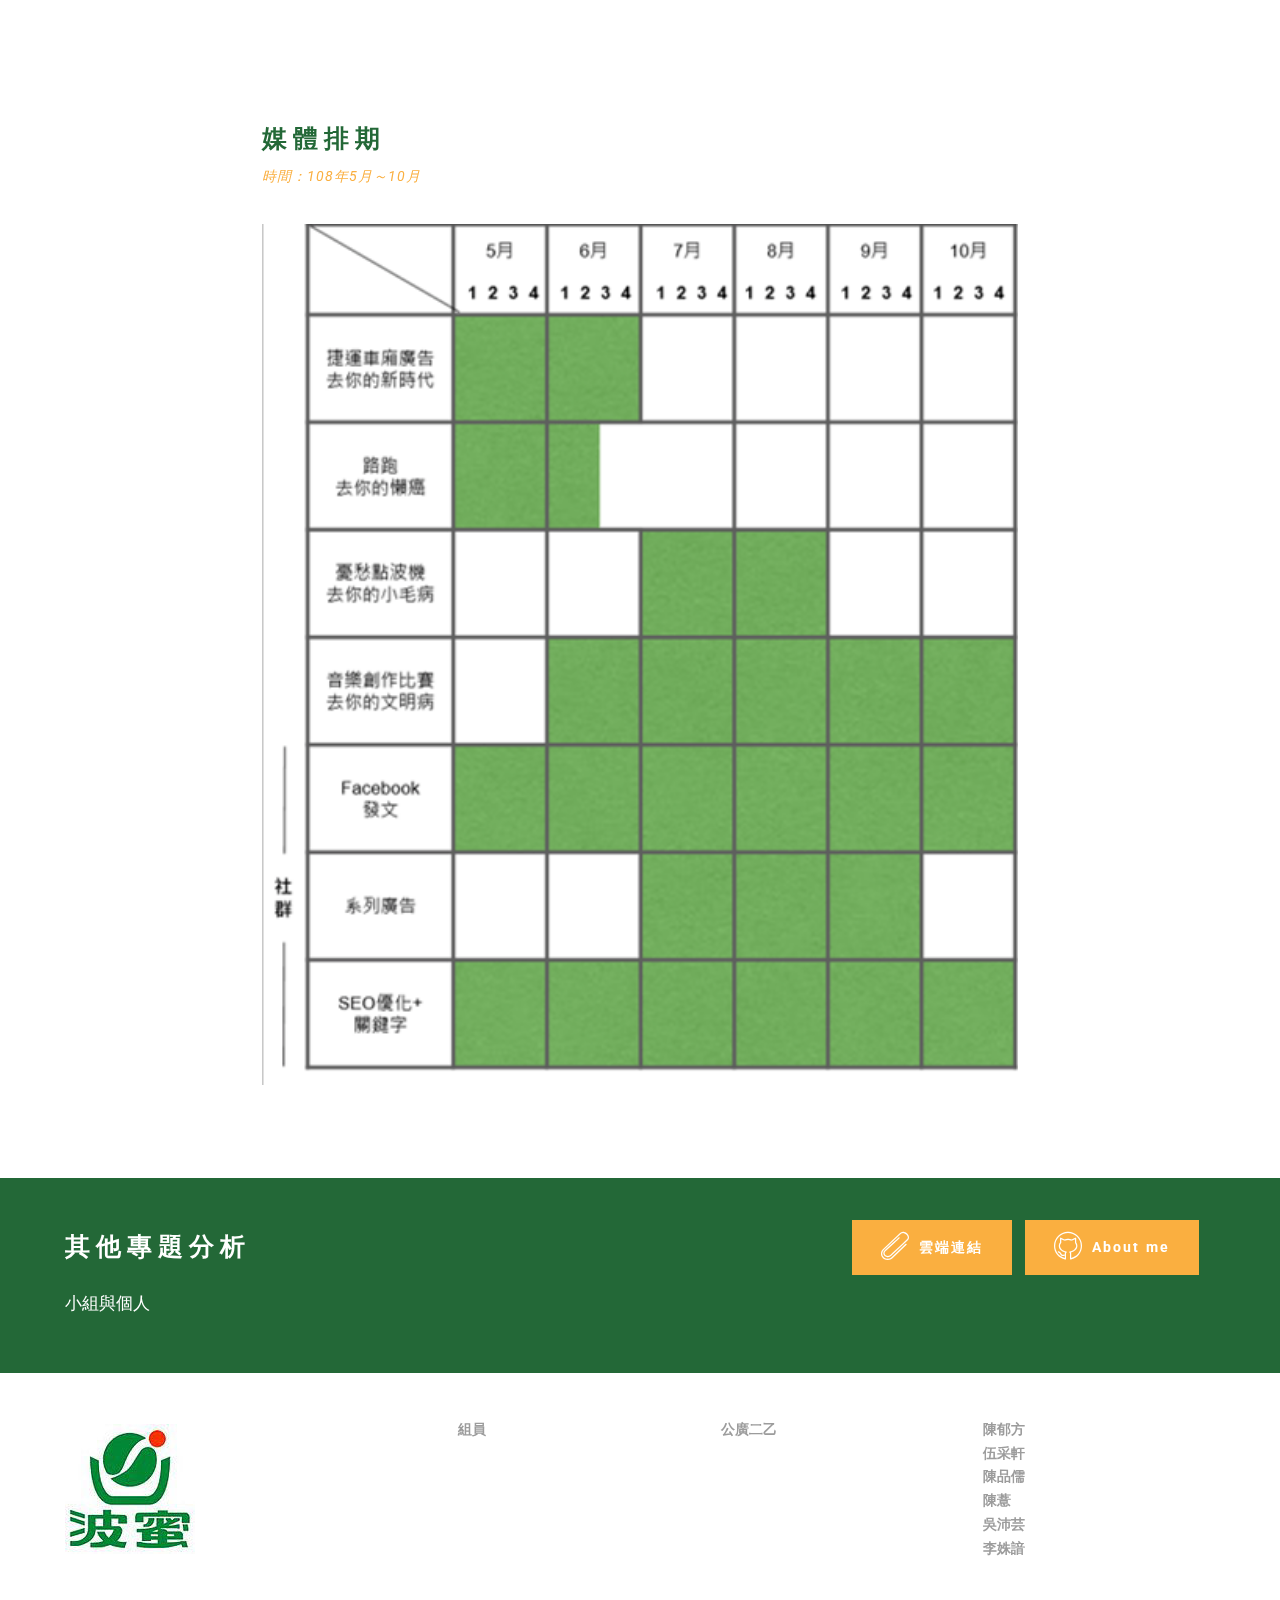
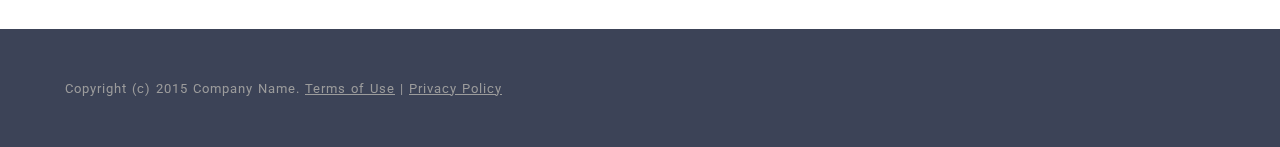
<file: page7.html>
<!DOCTYPE html>
<html  >
<head>
  <!-- Site made with Mobirise Website Builder v4.10.5, https://mobirise.com -->
  <meta charset="UTF-8">
  <meta http-equiv="X-UA-Compatible" content="IE=edge">
  <meta name="generator" content="Mobirise v4.10.5, mobirise.com">
  <meta name="viewport" content="width=device-width, initial-scale=1, minimum-scale=1">
  <link rel="shortcut icon" href="assets/images/16pic-2096340-b-128x103.png" type="image/x-icon">
  <meta name="description" content="Site Creator Description">
  
  <title>project</title>
  <link rel="stylesheet" href="https://fonts.googleapis.com/css?family=Roboto:700,400&subset=cyrillic,latin,greek,vietnamese">
  <link rel="stylesheet" href="assets/web/assets/mobirise-icons/mobirise-icons.css">
  <link rel="stylesheet" href="assets/bootstrap/css/bootstrap.min.css">
  <link rel="stylesheet" href="assets/animate.css/animate.min.css">
  <link rel="stylesheet" href="assets/mobirise/css/style.css">
  <link rel="stylesheet" href="assets/dropdown-menu/style.css">
  <link rel="stylesheet" href="assets/mobirise/css/mbr-additional.css" type="text/css">
  
  
  
</head>
<body>
  <section id="dropdown-menu-24" data-rv-view="1485">

    <nav class="navbar navbar-dropdown transparent navbar-fixed-top bg-color">

        <div class="container">

            <div class="navbar-brand">
                
                <a class="text-white" href="index.html">M a r i p o s a</a>
            </div>

            <button class="navbar-toggler pull-xs-right hidden-md-up" type="button" data-toggle="collapse" data-target="#exCollapsingNavbar">
                <div class="hamburger-icon"></div>
            </button>

            <ul class="nav-dropdown collapse pull-xs-right navbar-toggleable-sm nav navbar-nav" id="exCollapsingNavbar"><li class="nav-item dropdown"><a class="nav-link link" href="index.html" aria-expanded="false">Home</a></li><li class="nav-item dropdown"><a class="nav-link link" href="page4.html" aria-expanded="false">Design</a></li><li class="nav-item dropdown"><a class="nav-link link" href="page3.html" aria-expanded="false">Painting<br><br></a></li><li class="nav-item"><a class="nav-link link" href="page5.html" aria-expanded="false">Video<br><br></a></li><li class="nav-item"><a class="nav-link link" href="page6.html" aria-expanded="false">Article<br><br></a></li><li class="nav-item"><a class="nav-link link" href="page7.html" aria-expanded="false">Project<br><br></a></li><li class="nav-item"><a class="nav-link link" href="https://mobirise.com/" aria-expanded="false"></a></li><li class="nav-item nav-btn"><a class="nav-link btn btn-default btn-default-outline" href="page1.html">about me</a></li></ul>

        </div>

    </nav>

</section>

<section class="engine"><a href="https://mobirise.info/l">free website templates</a></section><section class="mbr-box mbr-section mbr-section--relative mbr-section--fixed-size mbr-section--full-height mbr-section--bg-adapted mbr-parallax-background mbr-after-navbar" id="header2-26" data-rv-view="1523" style="background-image: url(assets/images/1-1280x720.jpg);">
    <div class="mbr-box__magnet mbr-box__magnet--sm-padding mbr-box__magnet--center-left">
        <div class="mbr-overlay" style="opacity: 0.2; background-color: rgb(255, 255, 255);"></div>
        <div class="mbr-box__container mbr-section__container container">
            <div class="mbr-box mbr-box--stretched"><div class="mbr-box__magnet mbr-box__magnet--center-left">
                <div class="row"><div class=" col-sm-6 col-sm-offset-6">
                    <div class="mbr-hero animated fadeInUp">
                        <h1 class="mbr-hero__text"><div></div></h1>
                        
                    </div>
                    <div class="mbr-buttons btn-inverse mbr-buttons--left"><a class="mbr-buttons__btn btn btn-lg animated fadeInUp delay btn-warning" href="https://drive.google.com/open?id=1LsVc43tPDZQbO0W0FlE7AaRsz5C423Eo" target="_blank">完整企畫書</a></div>
                </div></div>
            </div></div>
        </div>
        
    </div>
</section>

<section class="mbr-section mbr-section--relative mbr-section--fixed-size" id="features1-27" data-rv-view="1526" style="background-color: rgb(255, 255, 255);">
    
    <div class="mbr-section__container mbr-section__container--std-top-padding mbr-section__container--sm-bot-padding mbr-section-title container" style="padding-top: 93px;">
        <div class="mbr-header mbr-header--center mbr-header--wysiwyg row">
            <div class="col-sm-8 col-sm-offset-2">
                <h3 class="mbr-header__text">行銷環境分析</h3>
                
            </div>
        </div>
    </div>
    <div class="mbr-section__container container">
        <div class="mbr-section__row row">
            <div class="mbr-section__col col-xs-12 col-md-3 col-sm-6">
                
                <div class="mbr-section__container mbr-section__container--middle">
                    <div class="mbr-header mbr-header--reduce mbr-header--center mbr-header--wysiwyg">
                        <h3 class="mbr-header__text">一、食安風暴人心惶惶，消費者對波蜜成分安心
<div><br></div></h3>
                    </div>
                </div>
                <div class="mbr-section__container mbr-section__container--last" style="padding-bottom: 93px;">
                    <div class="mbr-article mbr-article--wysiwyg">
                        <p>&nbsp; &nbsp; &nbsp; &nbsp;繼2011年塑化劑風暴到2013年毒澱粉，台灣近幾年來頻頻爆出食安問題，民眾對於自己吃下口中的食物添加物更加感到害怕。
<br>       波蜜蔬果汁相關原料來源皆符合國家標準及食品衛生規範，老品牌給消費者承諾，使消費者安心飲用。&nbsp;<br></p>
                    </div>
                </div>
                
            </div>
            <div class="mbr-section__col col-xs-12 col-md-3 col-sm-6">
                
                <div class="mbr-section__container mbr-section__container--middle">
                    <div class="mbr-header mbr-header--reduce mbr-header--center mbr-header--wysiwyg">
                        <h3 class="mbr-header__text">二、社會結構改變與國民所得增加 形成外食文化
<div><br></div></h3>
                    </div>
                </div>
                <div class="mbr-section__container mbr-section__container--last" style="padding-bottom: 93px;">
                    <div class="mbr-article mbr-article--wysiwyg">
                        <p>&nbsp; &nbsp; &nbsp; &nbsp;據調查台灣年齡在25歲至35歲之間上班族平均每週外食「1-6次」（35.8%）為最高，其次為「7-15次」（29.3%），而「皆不外食」的受訪者僅佔（6.0%），顯示上班族普遍外食比例高，外食族比例高達九成以上。
<br>       針對選擇外食時會考量的因素，以「價格」（78.1%）為受訪者最重視的問題，其次為「味道」（48.9%），可見健康和方便性已非首要之選，價格方面為首要之道。&nbsp;<br></p>
                    </div>
                </div>
                
            </div>
            <div class="clearfix visible-sm-block"></div>
            <div class="mbr-section__col col-xs-12 col-md-3 col-sm-6">
                
                <div class="mbr-section__container mbr-section__container--middle">
                    <div class="mbr-header mbr-header--reduce mbr-header--center mbr-header--wysiwyg">
                        <h3 class="mbr-header__text">市場分析</h3>
                    </div>
                </div>
                <div class="mbr-section__container mbr-section__container--last" style="padding-bottom: 93px;">
                    <div class="mbr-article mbr-article--wysiwyg">
                        <p>1.全球蔬果汁市場穩步成長<br>2.台灣民眾重視飲食營養議題
<br>&nbsp;3.台灣即飲市場呈現負成長，蔬果汁卻逐年增高&nbsp;<br>4.全民瘋手搖，嚴重擠壓包裝飲品生存空間&nbsp;<br></p>
                    </div>
                </div>
                
            </div>
            
            <div class="mbr-section__col col-xs-12 col-md-3 col-sm-6">
                
                <div class="mbr-section__container mbr-section__container--middle">
                    <div class="mbr-header mbr-header--reduce mbr-header--center mbr-header--wysiwyg">
                        <h3 class="mbr-header__text">市場洞察</h3>
                    </div>
                </div>
                <div class="mbr-section__container mbr-section__container--last" style="padding-bottom: 93px;">
                    <div class="mbr-article mbr-article--wysiwyg">
                        <p>1.雖然人們重視飲食健康，但卻不會把蔬果汁列為首選&nbsp;<br>2.市面上競爭者過多，消費者容易被花枝招展的手搖、即飲茶類、奶類
吸引，在選擇飲品上，較少會與健康利益做聯想。
<br>3.食安問題使目標族群選擇飲品時更傾向相信老品牌承諾
<br>4.外食趨勢在目標族群選擇飲品更傾向「方便快速」&nbsp;<br></p>
                    </div>
                </div>
                
            </div>
            
            
            
        </div>
    </div>
</section>

<section class="mbr-section mbr-section--relative mbr-section--fixed-size" id="content5-28" data-rv-view="1487" style="background-color: rgb(65, 168, 95);">
    
    <div class="mbr-section__container container mbr-section__container--first" style="padding-top: 93px;">
        <div class="mbr-header mbr-header--wysiwyg row">
            <div class="col-sm-8 col-sm-offset-2">
                <h3 class="mbr-header__text">消費者洞察</h3>
                
            </div>
        </div>
    </div>
    <div class="mbr-section__container container mbr-section__container--last" style="padding-bottom: 93px;">
        <div class="row">
            <div class="mbr-article mbr-article--wysiwyg col-sm-8 col-sm-offset-2"><p><strong>1. 飲食習慣、社會環境變遷,消費者開始重視「三高年輕化」等健康議題議題。</strong></p><p><strong>2. 千禧世代的影響，休閒活動價值及消費者習慣改變，休閒的三大價值為療癒修復、生活重構、探索創造。</strong></p><p><strong>3.「健康」新型態觀念出現，年輕人追求健康是為增添生活的豐富度及享受當下的生活體驗。</strong></p></div>
        </div>
    </div>
    
</section>

<section class="mbr-section mbr-section--relative mbr-section--fixed-size mbr-parallax-background" id="testimonials1-2a" data-rv-view="1490" style="background-image: url(assets/images/mbr-1920x1280.jpg);">
    <div>
        <div class="mbr-overlay" style="background-color: rgb(76, 105, 114); opacity: 0.5;"></div>
        <div class="mbr-section__container mbr-section__container--std-padding container" style="padding-top: 62px; padding-bottom: 0px;">
            <div class="row">
                <div class="col-sm-12">
                    <h2 class="mbr-section__header">行銷傳播策略</h2>
                    <ul class="mbr-reviews mbr-reviews--wysiwyg row">
                        <li class="mbr-reviews__item col-xs-12 col-sm-6 col-md-4">
                            <div class="mbr-reviews__text"><p class="mbr-reviews__p">1.讓波蜜成為目標消費者的Top Of Mind</p><p class="mbr-reviews__p"> 
</p><p class="mbr-reviews__p">2.讓目標消費者記得波蜜提供8種蔬果，
</p><p class="mbr-reviews__p">促成身心靈均衡
</p><p class="mbr-reviews__p">3. 讓消費者建立起與波蜜的情感連結</p><p class="mbr-reviews__p">
</p><p class="mbr-reviews__p">4.讓消費者主動參與品牌活動、購買
</p><p class="mbr-reviews__p"><br></p></div>
                            <div class="mbr-reviews__author mbr-reviews__author--short">
                                <div class="mbr-reviews__author-name">企劃目標</div>
                                <div class="mbr-reviews__author-bio"></div>
                            </div>
                        </li><li class="mbr-reviews__item col-xs-12 col-sm-6 col-md-4">
                            <div class="mbr-reviews__text"><p class="mbr-reviews__p">全民健康潮，波蜜給你正能量!
</p><p class="mbr-reviews__p">主張緣由:身心靈都均衡一下吧 
</p><p class="mbr-reviews__p"><br></p><p class="mbr-reviews__p">從情境分析發現，目標消費者有在關注健康議題，但因為對品牌印象老化因此不會購買波蜜。另外，也發現到消費者因為社會節奏快速，造成心理壓力，嚴重可能造成身心失衡。我們塑造波蜜成為消費者的照顧者，提供現代於心理的關懷及生理的健康。搭著對重拾身心靈健康的熱潮，帶起品牌，成為飲品中的TOP OF MIND! 
</p><p class="mbr-reviews__p"><br></p></div>
                            <div class="mbr-reviews__author mbr-reviews__author--short">
                                <div class="mbr-reviews__author-name">傳播主張
<div><br></div></div>
                                <div class="mbr-reviews__author-bio"></div>
                            </div>
                        </li><li class="mbr-reviews__item col-xs-12 col-sm-6 col-md-4">
                            <div class="mbr-reviews__text"><p class="mbr-reviews__p">&nbsp; &nbsp; &nbsp;Rational core:8種蔬果均衡一下 
</p><p class="mbr-reviews__p">&nbsp; &nbsp;+motional wrapping :波蜜最懂你</p><p class="mbr-reviews__p">____________________________________________</p><p class="mbr-reviews__p">= #去你的文明病</p><p class="mbr-reviews__p"><br></p></div>
                            <div class="mbr-reviews__author mbr-reviews__author--short">
                                <div class="mbr-reviews__author-name">創意核心:</div>
                                <div class="mbr-reviews__author-bio"></div>
                            </div>
                        </li><li class="mbr-reviews__item col-xs-12 col-sm-6 col-md-4">
                            <div class="mbr-reviews__text"><p class="mbr-reviews__p">目標對象:
</p><p class="mbr-reviews__p">獨自在外生活、離鄉背井的青年:
</p><p class="mbr-reviews__p">20-29歲 /飲食偏好:方便、外食、重口味、便宜 / 營養不足、不均衡 / 高壓生活 / 用餐時間短 / 健康議題設涉入程度:中-高度 / 每個月可自由支配金額:8000-1.5萬元
</p><p class="mbr-reviews__p">
</p><p class="mbr-reviews__p"><br></p></div>
                            <div class="mbr-reviews__author mbr-reviews__author--short">
                                <div class="mbr-reviews__author-name">目標對象</div>
                                <div class="mbr-reviews__author-bio">Developer</div>
                            </div>
                        </li><li class="mbr-reviews__item col-xs-12 col-sm-6 col-md-4">
                            <div class="mbr-reviews__text"><p class="mbr-reviews__p">對20-29歲的年輕族群來說，波蜜是即時飲品裡唯一能一次攝取8種蔬果，達到均衡飲食的健康飲品。
</p><p class="mbr-reviews__p">根據奧美葉明桂先生所提出的桂氏模型分析AＡ產品定位：對20-29歲年輕人 我是健康即飲飲料 給你 8種人體每日所需</p><p class="mbr-reviews__p">Ｂ市場定位：對外食族 我是補充營養 均衡體質 給你 最直接最方便最實惠的均衡力</p><p class="mbr-reviews__p">C.傳播定位：對 文明病青年 我是 陪伴者 照顧者 給你 真實溫暖的鼓勵</p></div>
                            <div class="mbr-reviews__author mbr-reviews__author--short">
                                <div class="mbr-reviews__author-name">品牌定位</div>
                                <div class="mbr-reviews__author-bio">Developer</div>
                            </div>
                        </li>
                    </ul>
                </div>
            </div>
        </div>
    </div>
</section>

<section class="mbr-section" id="header3-2c" data-rv-view="1529">
    <div class="mbr-section__container container mbr-section__container--first">
        <div class="mbr-header mbr-header--wysiwyg row">
            <div class="col-sm-8 col-sm-offset-2">
                <h3 class="mbr-header__text">溝通策略</h3>
                <p class="mbr-header__subtext"></p>
            </div>
        </div>
    </div>
</section>

<section class="mbr-section" id="content1-2d" data-rv-view="1531">
    <div class="mbr-section__container container mbr-section__container--middle">
        <div class="row">
            <div class="mbr-article mbr-article--wysiwyg col-sm-8 col-sm-offset-2"><p>訊息策略：理性的訊息核心(rational core)+感性包裝(emotional wrapping):
</p><p>波蜜給你身心均衡是我們的理性訊息核心。我們將透過一連串的實體活動及系列廣告，替他抒發心聲，引起年輕人心中的共鳴，讓他們愛上波蜜。</p><p>活動策略：</p><p>建立認知
</p><p>1. 家外廣告(車廂廣告):提高波蜜在目標消費者的心占率
</p><p>強化認知
</p><p>1. 憂愁點波機:讓消費者建立起與波蜜的情感連結
</p><p>2. 關鍵字:藉由投放及購買關鍵字，讓消費者快速找到相關活動
</p><p>3. 電視廣告(+平面廣告):提高目標消費者對品牌認知度 
</p><p>加強連結
</p><p>1. 音樂創作比賽:提升目標族群品牌參與感
</p><p>2. 社群行銷:提高目標消費者對品牌參與度及提高波蜜在目標消費者的心占
</p><p>FB粉絲專頁：「這一波蜜（me）帶的，頂出你最特別的蔬果」
</p><p>Youtube:：與百萬Youtuber how how（陳孜昊）合作波蜜果菜汁的業配影片&nbsp;</p><p>3. 路跑活動:提高目標消費者對品牌參與度
</p><p><br></p></div>
        </div>
    </div>
</section>

<section class="mbr-section" id="image2-2b" data-rv-view="1532">
    <div class="mbr-section__container container mbr-section__container--last">
        <div class="row">
            <div class="col-sm-8 col-sm-offset-2">
                <figure class="mbr-figure mbr-figure--wysiwyg mbr-figure--full-width mbr-figure--caption-outside-bottom mbr-figure--no-bg">

                    <div><img src="assets/images/-1400x722.png" class="mbr-figure__img"></div>
                    <figcaption class="mbr-figure__caption mbr-figure__caption--no-padding">
                        <small class="mbr-figure__caption-small"><strong>媒體策略：利用科特勒提出的「行銷5A架構」分析</strong></small>
                    </figcaption>
                </figure>
            </div>
        </div>
    </div>
</section>

<section class="mbr-section mbr-section--relative" id="msg-box4-2e" data-rv-view="1534" style="background-color: rgb(250, 175, 64);">
    
    <div class="mbr-section__container mbr-section__container--isolated container" style="padding-top: 93px; padding-bottom: 93px;">
        <div class="row">
            <div class="mbr-box mbr-box--fixed mbr-box--adapted">
                <div class="mbr-box__magnet mbr-box__magnet--top-right mbr-section__left col-sm-6 image-size" style="width: 50%;">
                    <figure class="mbr-figure mbr-figure--adapted mbr-figure--caption-inside-bottom mbr-figure--full-width"><img src="assets/images/11-652x354.png" class="mbr-figure__img"></figure>
                </div>
                <div class="mbr-box__magnet mbr-class-mbr-box__magnet--center-left col-sm-6 content-size mbr-section__right">
                    <div class="mbr-section__container mbr-section__container--middle">
                        <div class="mbr-header mbr-header--auto-align mbr-header--wysiwyg">
                            <h3 class="mbr-header__text">行銷方案</h3>
                            
                        </div>
                    </div>
                    <div class="mbr-section__container mbr-section__container--middle">
                        <div class="mbr-article mbr-article--auto-align mbr-article--wysiwyg"><p>廣告活動–系列廣告</p><p>&nbsp; &nbsp; &nbsp; &nbsp;我們設計了三支三十秒的系列廣告，主要溝通是希望消費者對波蜜使用情境的轉變及動機產生共鳴，利用三十秒清楚簡單描述目標族群可能會遇到的困境或是小煩惱，加上符合目標族群心中對社會或是人生提出的疑問，進而讓年輕人選擇喝波蜜平衡一下心中的鬱悶吧!
</p><p>１）經典波蜜(夜店跑趴篇)</p><p> 
</p><p>
</p><p>２）βCE 波蜜(電影院篇)
</p><p>３）低卡波蜜(居酒屋篇)</p></div>
                    </div>
                    <div class="mbr-section__container">
                        <div class="mbr-buttons mbr-buttons--auto-align btn-inverse"><a class="mbr-buttons__btn btn btn-lg btn-default" href="https://drive.google.com/open?id=1BGtKzZQr0WQBK2SbQq7GxTWS9dSXCBOZ">腳本與示意圖<br></a></div>
                    </div>
                </div>
                
            </div>
        </div>
    </div>
</section>

<section class="mbr-section" id="header3-2f" data-rv-view="1537">
    <div class="mbr-section__container container mbr-section__container--first">
        <div class="mbr-header mbr-header--wysiwyg row">
            <div class="col-sm-8 col-sm-offset-2">
                <h3 class="mbr-header__text">#捷運車廂創意廣告 – 去你的新時代 別忘了我還在
<div><br></div></h3>
                
            </div>
        </div>
    </div>
</section>

<section class="mbr-section" id="content1-2g" data-rv-view="1539">
    <div class="mbr-section__container container mbr-section__container--middle">
        <div class="row">
            <div class="mbr-article mbr-article--wysiwyg col-sm-8 col-sm-offset-2"><p>活動目的：
</p><p>利用捷運車廂廣告與「文明病」的概念作扣連，希望民眾在搭乘捷運時，注意到相關病痛字樣，例如：失眠、肥胖，並意識到自己有相關的問題，進而關心自己的健康問題，也同時重新喚起民眾對波蜜的記憶。
</p><p>活動概要：
</p><p>我們計畫在「捷運板南線」實行為期兩個月的捷運車廂創意廣告，內容包括車廂車窗海報廣告＋QR Code 小遊戲、車廂地板廣告、手把廣告，並同時發新聞稿– ETtoday新聞雲增加活動曝光度。</p><p>
</p><p>
</p></div>
        </div>
    </div>
</section>

<section class="mbr-section" id="image2-2h" data-rv-view="1540">
    <div class="mbr-section__container container mbr-section__container--last">
        <div class="row">
            <div class="col-sm-8 col-sm-offset-2">
                <figure class="mbr-figure mbr-figure--wysiwyg mbr-figure--full-width mbr-figure--caption-outside-bottom mbr-figure--no-bg">

                    <div><img src="assets/images/ssss-780x601.png" class="mbr-figure__img"></div>
                    <figcaption class="mbr-figure__caption mbr-figure__caption--no-padding">
                        <small class="mbr-figure__caption-small"></small>
                    </figcaption>
                </figure>
            </div>
        </div>
    </div>
</section>

<section class="mbr-section mbr-section--relative mbr-section--fixed-size" id="content5-2l" data-rv-view="1545" style="background-color: rgb(249, 115, 82);">
    
    <div class="mbr-section__container container mbr-section__container--first" style="padding-top: 93px;">
        <div class="mbr-header mbr-header--wysiwyg row">
            <div class="col-sm-8 col-sm-offset-2">
                <h3 class="mbr-header__text">#憂愁點波機 – 去你的小毛病 給我振作起來</h3>
                
            </div>
        </div>
    </div>
    <div class="mbr-section__container container mbr-section__container--last" style="padding-bottom: 93px;">
        <div class="row">
            <div class="mbr-article mbr-article--wysiwyg col-sm-8 col-sm-offset-2"><p><strong>活動目的：</strong></p><p><strong>從情境分析中，我們得知千禧世代的消費者，因環境變化太快，而有了失眠、憂鬱等「文明病」，所以我們想打造一台憂愁點波機，希望藉由經典歌詞，拉近跟消費者心的距離，讓波蜜不只是均衡飲食，也能成為年輕人的知己，並藉由消費者的社群影響力，使年輕的消費者透過網路平台的分享更認識波蜜。</strong></p><p><strong><br></strong></p><p><strong>活動概要：</strong></p><p><strong>我們會以飲料販賣機的形式呈現憂愁點波機，消費者投錢（20元）按下自己的憂愁歌詞後，機器會開始撥放按鈕上歌詞的音樂，播完10秒鐘的音樂後，波蜜 「給我振作起來」的牛皮紙盒（內容物包含貼紙、一瓶波蜜）就會掉到出口。
</strong></p><p>
</p><p><strong>預計在108年7～8月，將憂愁點波機架設在市政府、勤美、駁二等，遊客、學生及上班族較多的地方，藉此吸引我們的客群。</strong></p></div>
        </div>
    </div>
    
</section>

<section class="mbr-section" id="image2-2k" data-rv-view="1548">
    <div class="mbr-section__container container mbr-section__container--isolated">
        <div class="row">
            <div class="col-sm-8 col-sm-offset-2">
                <figure class="mbr-figure mbr-figure--wysiwyg mbr-figure--full-width mbr-figure--caption-outside-bottom mbr-figure--no-bg">

                    <div><img src="assets/images/1e04-713x567.png" class="mbr-figure__img"></div>
                    
                </figure>
            </div>
        </div>
    </div>
</section>

<section class="mbr-section mbr-section--relative mbr-section--fixed-size mbr-parallax-background" id="features1-2n" data-rv-view="1509" style="background-image: url(assets/images/mbr-1-1920x1280.jpg);">
    <div class="mbr-overlay" style="opacity: 0.5; background-color: rgb(255, 255, 255);"></div>
    <div class="mbr-section__container mbr-section__container--std-top-padding mbr-section__container--sm-bot-padding mbr-section-title container" style="padding-top: 62px;">
        <div class="mbr-header mbr-header--center mbr-header--wysiwyg row">
            <div class="col-sm-8 col-sm-offset-2">
                <h3 class="mbr-header__text">社群行銷</h3>
                
            </div>
        </div>
    </div>
    <div class="mbr-section__container container">
        <div class="mbr-section__row row">
            <div class="mbr-section__col col-xs-12 col-sm-6">
                <div class="mbr-section__container mbr-section__container--center mbr-section__container--middle">
                    <figure class="mbr-figure"><img src="assets/images/-225x225.png" class="mbr-figure__img"></figure>
                </div>
                <div class="mbr-section__container mbr-section__container--middle">
                    <div class="mbr-header mbr-header--reduce mbr-header--center mbr-header--wysiwyg">
                        <h3 class="mbr-header__text">FB 粉絲專頁</h3>
                    </div>
                </div>
                <div class="mbr-section__container mbr-section__container--last" style="padding-bottom: 62px;">
                    <div class="mbr-article mbr-article--wysiwyg">
                        <p>活動內容
<br>&nbsp;&nbsp;&nbsp;&nbsp;&nbsp;&nbsp;&nbsp; 貼文內容：用頭頂出最特別的蔬果，在留言處貼上認證照，分享貼文，同時並#hashtag
<br>#這一波蜜（me）帶的。每週點讚數最高的照片將成為波蜜臉書的封面人物。&nbsp;<br></p>
                    </div>
                </div>
                
            </div>
            <div class="mbr-section__col col-xs-12 col-sm-6">
                <div class="mbr-section__container mbr-section__container--center mbr-section__container--middle">
                    <figure class="mbr-figure"><img src="assets/images/youtube-for-android-tv-256x180.png" class="mbr-figure__img"></figure>
                </div>
                <div class="mbr-section__container mbr-section__container--middle">
                    <div class="mbr-header mbr-header--reduce mbr-header--center mbr-header--wysiwyg">
                        <h3 class="mbr-header__text">Youtuber業配合作
</h3>
                    </div>
                </div>
                <div class="mbr-section__container mbr-section__container--last" style="padding-bottom: 62px;">
                    <div class="mbr-article mbr-article--wysiwyg">
                        <p>活動內容
<br>&nbsp;&nbsp;&nbsp;&nbsp;&nbsp;&nbsp;&nbsp;與百萬Youtuber how ow（陳孜昊）合作波蜜果菜汁的業配影片，how how影片風格與波蜜形象符合–陽光、真實。並搭配粉絲喜愛的無俚頭表現方式延續how how的業配風格。我們希望能像影片〈手機戰鬥陀螺大激鬥〉的呈現方式，以故事的方式吸引民眾的好奇心，並在影片中詳細說明波蜜果菜汁的特色，激起民眾的購買欲望。&nbsp;<br></p>
                    </div>
                </div>
                
            </div>
            
            
            
            
            
            
            
        </div>
    </div>
</section>

<section class="mbr-section" id="header3-2p" data-rv-view="1512">
    <div class="mbr-section__container container mbr-section__container--first">
        <div class="mbr-header mbr-header--wysiwyg row">
            <div class="col-sm-8 col-sm-offset-2">
                <h3 class="mbr-header__text">媒體排期
</h3>
                <p class="mbr-header__subtext">時間：108年5月～10月&nbsp;<br></p>
            </div>
        </div>
    </div>
</section>

<section class="mbr-section" id="image2-2o" data-rv-view="1514">
    <div class="mbr-section__container container mbr-section__container--last">
        <div class="row">
            <div class="col-sm-8 col-sm-offset-2">
                <figure class="mbr-figure mbr-figure--wysiwyg mbr-figure--full-width mbr-figure--caption-outside-bottom mbr-figure--no-bg">

                    <div><img src="assets/images/16-483x550.png" class="mbr-figure__img"></div>
                    
                </figure>
            </div>
        </div>
    </div>
</section>

<section class="mbr-section mbr-section--relative mbr-section--short-paddings" id="msg-box1-2w" data-rv-view="1518" style="background-color: rgb(35, 104, 55);">

    

    <div class="mbr-section__container mbr-section__container--isolated container" style="padding-top: 60px; padding-bottom: 60px;">
        <div class="row">
            <div class="mbr-box mbr-box--fixed mbr-box--adapted">
                <div class="mbr-box__magnet mbr-box__magnet--top-left mbr-section__left col-sm-8">
                    <div class="mbr-section__container mbr-section__container--middle">
                        <div class="mbr-header mbr-header--auto-align mbr-header--wysiwyg">
                            <h3 class="mbr-header__text">其他專題分析</h3>
                        </div>
                    </div>
                    <div class="mbr-section__container">
                        <div class="mbr-article mbr-article--auto-align mbr-article--wysiwyg"><p>小組與個人</p></div>
                    </div>
                </div>
                <div class="mbr-box__magnet mbr-box__magnet--top-left mbr-section__right col-sm-4">
                    <div class="mbr-section__container">
                        <div class="mbr-buttons mbr-buttons--auto-align mbr-buttons--top mbr-buttons--left"><a class="mbr-buttons__btn btn btn-lg btn-warning" href="https://drive.google.com/open?id=1Mjs9I2vxRyurnoAO_9V4bPOVaF_zo58G" target="_blank"><span class="mbri-paperclip mbr-iconfont mbr-iconfont-btn"></span>雲端連結</a> <a class="mbr-buttons__btn btn btn-lg btn-warning" href="page1.html"><span class="mbri-github mbr-iconfont mbr-iconfont-btn"></span>About me</a> </div>
                    </div>
                </div>
            </div>
        </div>
    </div>

</section>

<section class="mbr-section mbr-section--relative mbr-section--fixed-size" id="contacts1-2s" data-rv-view="1516" style="background-color: rgb(255, 255, 255);">
    
    <div class="mbr-section__container container">
        <div class="mbr-contacts mbr-contacts--wysiwyg row" style="padding-top: 45px; padding-bottom: 45px;">
            <div class="col-sm-4">
                <div><img src="assets/images/logo-130x130.jpg" class="mbr-contacts__img mbr-contacts__img--left"></div>
            </div>
            <div class="col-sm-8">
                <div class="row">
                    <div class="col-sm-4">
                        <p class="mbr-contacts__text"><strong>組員</strong></p>
                    </div>
                    <div class="col-sm-4">
                        <p class="mbr-contacts__text"><strong>公廣二乙</strong></p>
                    </div>
                    <div class="col-sm-4"><p class="mbr-contacts__text"><strong>陳郁方</strong></p><p class="mbr-contacts__text"><strong>伍采軒</strong></p><p class="mbr-contacts__text"><strong>陳品儒</strong></p><p class="mbr-contacts__text"><strong>陳薏</strong></p><p class="mbr-contacts__text"><strong>吳沛芸</strong></p><p class="mbr-contacts__text"><strong>李姝諳</strong></p><p class="mbr-contacts__text"><br></p></div>
                </div>
            </div>
        </div>
    </div>
</section>

<footer class="mbr-section mbr-section--relative mbr-section--fixed-size mbr-parallax-background" id="footer1-25" data-rv-view="1521" style="background-image: url(assets/images/img-6577ccccc-1452x832.jpeg);">
    <div class="mbr-overlay" style="opacity: 0.9; background-color: rgb(39, 47, 69);"></div>
    <div class="mbr-section__container container">
        <div class="mbr-footer mbr-footer--wysiwyg row" style="padding-top: 49.2px; padding-bottom: 49.2px;">
            <div class="col-sm-12">
                <p class="mbr-footer__copyright">Copyright (c) 2015 Company Name. <a class="mbr-footer__link text-gray" href="https://mobirise.com/">Terms of Use</a>  | <a class="mbr-footer__link text-gray" href="https://mobirise.com/">Privacy Policy</a></p>
            </div>
        </div>
    </div>
</footer>


  <script src="assets/web/assets/jquery/jquery.min.js"></script>
  <script src="assets/bootstrap/js/bootstrap.min.js"></script>
  <script src="assets/smooth-scroll/smooth-scroll.js"></script>
  <script src="assets/jarallax/jarallax.js"></script>
  <script src="assets/mobirise/js/script.js"></script>
  <script src="assets/dropdown-menu/script.js"></script>
  
  
</body>
</html>
</file>
<file: assets/dropdown-menu/style.css>
.navbar-dropdown .dropup,.navbar-dropdown .dropdown{position:relative}.navbar-dropdown .dropdown-toggle::after{display:inline-block;width:0;height:0;margin-right:.25rem;margin-left:.25rem;vertical-align:middle;content:"";border-top:0.3em solid;border-right:0.3em solid transparent;border-left:0.3em solid transparent}.navbar-dropdown .dropdown-toggle:focus{outline:0}.navbar-dropdown .dropup .dropdown-toggle::after{border-top:0;border-bottom:0.3em solid}.navbar-dropdown .dropdown-menu{position:absolute;top:100%;left:0;z-index:1000;display:none;float:left;min-width:160px;padding:5px 0;margin:2px 0 0;font-size:1rem;color:#373a3c;text-align:left;list-style:none;background-color:#fff;background-clip:padding-box;border:1px solid rgba(0,0,0,0.15);border-radius:0.25rem}.navbar-dropdown .dropdown-divider{height:1px;margin:0.5rem 0;overflow:hidden;background-color:#e5e5e5}.navbar-dropdown .dropdown-item{display:block;width:100%;padding:3px 20px;clear:both;font-weight:normal;line-height:1.5;color:#373a3c;text-align:inherit;white-space:nowrap;background:none;border:0}.navbar-dropdown .dropdown-item:focus,.navbar-dropdown .dropdown-item:hover{color:#2b2d2f;text-decoration:none;background-color:#f5f5f5}.navbar-dropdown .dropdown-item.active,.navbar-dropdown .dropdown-item.active:focus,.navbar-dropdown .dropdown-item.active:hover{color:#fff;text-decoration:none;background-color:#0275d8;outline:0}.navbar-dropdown .dropdown-item.disabled,.navbar-dropdown .dropdown-item.disabled:focus,.navbar-dropdown .dropdown-item.disabled:hover{color:#818a91}.navbar-dropdown .dropdown-item.disabled:focus,.navbar-dropdown .dropdown-item.disabled:hover{text-decoration:none;cursor:not-allowed;background-color:transparent;background-image:none;filter:"progid:DXImageTransform.Microsoft.gradient(enabled = false)"}.navbar-dropdown .open > .dropdown-menu{display:block}.navbar-dropdown .open > a{outline:0}.navbar-dropdown .dropdown-menu-right{right:0;left:auto}.navbar-dropdown .dropdown-menu-left{right:auto;left:0}.navbar-dropdown .dropdown-header{display:block;padding:3px 20px;font-size:0.875rem;line-height:1.5;color:#818a91;white-space:nowrap}.navbar-dropdown .dropdown-backdrop{position:fixed;top:0;right:0;bottom:0;left:0;z-index:990}.navbar-dropdown .pull-right > .dropdown-menu{right:0;left:auto}.navbar-dropdown .dropup .caret,.navbar-dropdown .navbar-fixed-bottom .dropdown .caret{content:"";border-top:0;border-bottom:0.3em solid}.navbar-dropdown .dropup .dropdown-menu,.navbar-dropdown .navbar-fixed-bottom .dropdown .dropdown-menu{top:auto;bottom:100%;margin-bottom:2px}.nav-link{display:inline-block}.nav-link:focus,.nav-link:hover{text-decoration:none}.navbar-nav .nav-item{float:left}.navbar-nav .nav-link{display:block;padding-top:.425rem;padding-bottom:.425rem}.navbar-nav .nav-link + .nav-link{margin-left:1rem}.navbar-nav .nav-item + .nav-item{margin-left:1rem}.navbar-toggler{padding:.5rem .75rem;font-size:1.25rem;line-height:1;background:none;border:1px solid transparent;border-radius:0.25rem}.navbar-toggler:focus,.navbar-toggler:hover{text-decoration:none}@media (min-width:544px){.navbar-toggleable-xs{display:block!important}}@media (min-width:768px){.navbar-toggleable-sm{display:block!important}}@media (min-width:992px){.navbar-toggleable-md{display:block!important}}.pull-xs-left{float:left!important}.pull-xs-right{float:right!important}.pull-xs-none{float:none!important}@media (min-width:544px){.pull-sm-left{float:left!important}.pull-sm-right{float:right!important}.pull-sm-none{float:none!important}}@media (min-width:768px){.pull-md-left{float:left!important}.pull-md-right{float:right!important}.pull-md-none{float:none!important}}@media (min-width:992px){.pull-lg-left{float:left!important}.pull-lg-right{float:right!important}.pull-lg-none{float:none!important}}@media (min-width:1200px){.pull-xl-left{float:left!important}.pull-xl-right{float:right!important}.pull-xl-none{float:none!important}}.hidden-xs-up{display:none!important}@media (max-width:543px){.hidden-xs-down{display:none!important}}@media (min-width:544px){.hidden-sm-up{display:none!important}}@media (max-width:767px){.hidden-sm-down{display:none!important}}@media (min-width:768px){.hidden-md-up{display:none!important}}@media (max-width:991px){.hidden-md-down{display:none!important}}@media (min-width:992px){.hidden-lg-up{display:none!important}}@media (max-width:1199px){.hidden-lg-down{display:none!important}}@media (min-width:1200px){.hidden-xl-up{display:none!important}}.hidden-xl-down{display:none!important}.navbar-dropdown-open{overflow:hidden!important}.navbar-dropdown-open .navbar-dropdown.opened{bottom:0;left:0;overflow-y:scroll;position:fixed;right:0;top:0;transition:none}.navbar-dropdown{left:0;padding-top:1.5rem;padding-bottom:1.5rem;position:absolute;right:0;top:0;transition:all 0.25s ease;z-index:1030}.navbar-dropdown .navbar-brand,.navbar-dropdown .navbar-toggler{position:relative;z-index:995}.navbar-dropdown.bg-color.transparent{background:none!important}.navbar-dropdown.navbar-fixed-top{position:fixed}.navbar-dropdown .navbar-brand{line-height:0;margin-right:1.5rem;padding:0}.navbar-dropdown .navbar-brand a{line-height:2.35rem;vertical-align:middle}.navbar-dropdown .navbar-brand a,.navbar-dropdown .navbar-brand a:hover{text-decoration:none}.navbar-dropdown .navbar-brand .navbar-logo,.navbar-dropdown .navbar-brand .navbar-logo a{line-height:0;vertical-align:baseline}.navbar-dropdown .navbar-logo{margin-right:0.5rem}.navbar-dropdown .navbar-logo img{display:inline;height:2.35rem}@media (max-width:543px){.navbar-dropdown .navbar-toggleable-xs{padding-top:0.425rem}.navbar-dropdown .navbar-toggleable-xs .btn{margin-bottom:0.425rem;margin-top:0.425rem}.navbar-dropdown .navbar-toggleable-xs .dropdown-menu{padding-bottom:0.425rem}.navbar-dropdown .navbar-toggleable-xs .dropdown-menu .dropdown-menu{padding-bottom:0}}@media (max-width:767px){.navbar-dropdown .navbar-toggleable-sm{padding-top:0.425rem}.navbar-dropdown .navbar-toggleable-sm .btn{margin-bottom:0.425rem;margin-top:0.425rem}.navbar-dropdown .navbar-toggleable-sm .dropdown-menu{padding-bottom:0.425rem}.navbar-dropdown .navbar-toggleable-sm .dropdown-menu .dropdown-menu{padding-bottom:0}}@media (max-width:991px){.navbar-dropdown .navbar-toggleable-md{padding-top:0.425rem}.navbar-dropdown .navbar-toggleable-md .btn{margin-bottom:0.425rem;margin-top:0.425rem}.navbar-dropdown .navbar-toggleable-md .dropdown-menu{padding-bottom:0.425rem}.navbar-dropdown .navbar-toggleable-md .dropdown-menu .dropdown-menu{padding-bottom:0}}@media (min-width:544px){.navbar-dropdown{border-radius:0}}.is-builder .navbar-dropdown .dropdown-toggle::after{vertical-align:baseline}.dropdown-menu.dropdown-submenu{left:100%;margin-left:-6px;margin-top:-6px;top:0}.dropdown-menu .dropdown-toggle[data-toggle="dropdown-submenu"]::after{border-bottom:0.3em solid transparent;border-left:0.3em solid;border-right:0;border-top:0.3em solid transparent;margin-left:0.3rem}.dropdown-menu .dropdown-toggle[data-toggle="dropdown-submenu"][aria-expanded="true"]{background-color:#f5f5f5}.dropdown-menu .dropdown-item:focus{outline:0}.nav-dropdown-sm{clear:left;float:none!important;position:relative;z-index:999}.nav-dropdown-sm .nav-item{float:none}.nav-dropdown-sm .nav-item + .nav-item{margin-left:0}.nav-dropdown-sm .nav-link,.nav-dropdown-sm .dropdown-item{position:relative}.nav-dropdown-sm .dropdown-toggle::after{position:absolute;right:0;top:50%;margin-top:-0.15em}.nav-dropdown-sm .dropdown-toggle[data-toggle="dropdown-submenu"]::after{margin-left:.25rem;border-top:0.3em solid;border-right:0.3em solid transparent;border-left:0.3em solid transparent;border-bottom:0}.nav-dropdown-sm .dropdown-toggle[data-toggle="dropdown-submenu"][aria-expanded="true"]::after{border-top:0;border-right:0.3em solid transparent;border-left:0.3em solid transparent;border-bottom:0.3em solid}.nav-dropdown-sm .dropdown-menu{margin:0;padding:0;position:relative;top:0;left:0;width:100%;border:0;float:none;border-radius:0;background:none;padding-left:20px}.nav-dropdown-sm .dropdown-item{padding-left:0}.nav-dropdown-sm .dropdown-item,.nav-dropdown-sm .dropdown-item:hover,.nav-dropdown-sm .dropdown-item:focus{background:none!important}.navbar-dropdown .nav > li > a::after{-webkit-transform:none!important;-ms-transform:none!important;-o-transform:none!important;transform:none!important;-webkit-transition:none!important;-o-transition:none!important;transition:none!important;display:none}.navbar-dropdown .navbar-nav{margin:0!important}.navbar-dropdown .nav-dropdown-sm{padding-top:11px!important}.dropdown-toggle::after{display:inline-block!important;width:0!important;border-top:5px solid;border-right:5px solid transparent;border-left:5px solid transparent;border-bottom:0!important;margin-left:4px!important}.dropdown-menu .dropdown-toggle[data-toggle="dropdown-submenu"]::after{border-bottom:5px solid transparent!important;border-left:5px solid!important;border-right:0!important;border-top:5px solid transparent!important;margin-left:6px!important}.nav-dropdown-sm .dropdown-toggle[data-toggle="dropdown-submenu"][aria-expanded="true"]::after{border-top:0!important;border-right:5px solid transparent!important;border-left:5px solid transparent!important;border-bottom:5px solid!important}.nav-dropdown-sm .dropdown-toggle[data-toggle="dropdown-submenu"]::after{margin-left:5px!important;border-top:5px solid!important;border-right:5px solid transparent!important;border-left:5px solid transparent!important;border-bottom:0!important}.navbar-dropdown .btn{-webkit-transition:all 0.2s ease-in-out 0s;-o-transition:all 0.2s ease-in-out 0s;transition:all 0.2s ease-in-out 0s;border-width:2px;font-size:13px;font-weight:bold;letter-spacing:2px;text-decoration:none;word-spacing:1px}.navbar-dropdown{padding-top:25px;padding-bottom:25px;margin-bottom:0;min-height:0;border:0}.navbar-dropdown .navbar-brand{line-height:0;margin-left:0!important;margin-right:24px;padding:0;height:auto;font-weight:bold}.navbar-dropdown .navbar-logo img{height:42px}.navbar-dropdown .navbar-brand a{line-height:42px}.navbar-dropdown .navbar-brand .navbar-logo{margin-right:8px}.navbar-dropdown .navbar-brand .navbar-logo,.navbar-dropdown .navbar-brand .navbar-logo a{line-height:0}.navbar-dropdown a{text-decoration:none}.navbar-dropdown .navbar-nav > li > a{padding-top:11px;padding-bottom:11px}.navbar-dropdown .navbar-nav > li > a.btn{padding:9px 18px}.navbar-dropdown .dropdown-menu{font-size:15px;border-radius:0;padding:8px 0;border:0}.navbar-dropdown .dropdown-submenu{margin-top:-8px}.navbar-dropdown .dropdown-item{padding:4px 20px}.navbar-dropdown .nav-dropdown-sm a{padding-left:0}@media (max-width:767px){.navbar-dropdown .navbar-toggleable-sm .btn{margin-bottom:11px;margin-top:11px}}.navbar-dropdown{padding-top:25px;padding-bottom:25px;margin-bottom:0;min-height:0}.navbar-dropdown.navbar-short{padding-top:15px;padding-bottom:15px}.navbar-dropdown .navbar-nav > li > .dropdown-menu{margin-left:-5px}.navbar-dropdown .nav-dropdown-sm > li > .dropdown-menu{margin-left:0}.navbar-dropdown .nav-dropdown-sm .dropdown-menu{padding:0;padding-left:20px;padding-bottom:11px}.navbar-dropdown .nav-dropdown-sm .dropdown-menu .dropdown-menu{padding-bottom:0}.navbar-dropdown{padding-left:20px;padding-right:20px}.navbar-dropdown .container{padding-left:0;padding-right:0}.navbar-dropdown .navbar-toggler{padding:8px 12px;font-size:20px;border-radius:4px}.navbar-dropdown .btn-default-outline{color:#fff;background-color:transparent;border-color:#fff}.navbar-dropdown .btn-default-outline:hover{color:#252525;background-color:#fff;border-color:#fff}.navbar-dropdown .btn-primary-outline{color:#4c6972;background-color:transparent;border-color:#4c6972}.navbar-dropdown .btn-primary-outline:hover{color:#fff;background-color:#4c6972;border-color:#4c6972}.navbar-dropdown .btn-info-outline{color:#27aae0;background-color:transparent;border-color:#27aae0}.navbar-dropdown .btn-info-outline:hover{color:#fff;background-color:#27aae0;border-color:#27aae0}.navbar-dropdown .btn-success-outline{color:#7ac673;background-color:transparent;border-color:#7ac673}.navbar-dropdown .btn-success-outline:hover{color:#fff;background-color:#7ac673;border-color:#7ac673}.navbar-dropdown .btn-warning-outline{color:#faaf40;background-color:transparent;border-color:#faaf40}.navbar-dropdown .btn-warning-outline:hover{color:#fff;background-color:#faaf40;border-color:#faaf40}.navbar-dropdown .btn-danger-outline{color:#f97352;background-color:transparent;border-color:#f97352}.navbar-dropdown .btn-danger-outline:hover{color:#fff;background-color:#f97352;border-color:#f97352}.navbar-dropdown .btn-link-outline{color:#252525;background-color:transparent;border-color:#252525}.navbar-dropdown .btn-link-outline:hover{color:#fff;background-color:#252525;border-color:#252525}.navbar-dropdown .link,.navbar-dropdown .link:hover{color:#252525}.navbar-dropdown .nav .link{letter-spacing:2px}
</file>
<file: assets/mobirise/css/mbr-additional.css>
@import url(https://fonts.googleapis.com/css?family=PT+Serif:400,400i,700,700i);
@import url(https://fonts.googleapis.com/css?family=Indie+Flower);
@import url(https://fonts.googleapis.com/css?family=Lora:400,700);
@import url(https://fonts.googleapis.com/css?family=Bitter:400,700);
@import url(https://fonts.googleapis.com/css?family=Roboto+Slab:400,300,700);
@import url(https://fonts.googleapis.com/css?family=Merriweather:400,300,700);
@import url(https://fonts.googleapis.com/css?family=Oxygen:400,300,700);
@import url(https://fonts.googleapis.com/css?family=Oswald:400,300,700);











#dropdown-menu-2 .hide-buttons [data-button] {
  display: none !important;
}
#dropdown-menu-2 .navbar-brand a {
  font-family: 'PT Serif', serif;
  font-size: 18px;
}
#dropdown-menu-2 .nav .link,
#dropdown-menu-2 .dropdown-item {
  font-size: 1.2em;
  color: #ffffff;
}
#dropdown-menu-2 .navbar,
#dropdown-menu-2 .dropdown-menu {
  background: #333333;
}
#dropdown-menu-2 .dropdown-menu .dropdown-toggle[aria-expanded="true"],
#dropdown-menu-2 .dropdown-menu a:hover,
#dropdown-menu-2 .dropdown-menu a:focus {
  background: #292929;
}
#dropdown-menu-2 .navbar-toggler {
  color: #ffffff;
}
#dropdown-menu-2 A {
  font-size: 17px;
  font-family: 'PT Serif', serif;
}
#header4-3 H1 {
  color: #d1cbc8;
  font-family: 'PT Serif', serif;
}
#header4-3 P {
  color: #d1cbc8;
  font-family: 'PT Serif', serif;
}
#header4-3 B {
  font-family: 'Indie Flower', cursive;
  font-size: 48px;
}
#header4-3 I {
  font-family: 'Lora', serif;
  font-size: 36px;
}
#msg-box5-4 .mbr-header__text {
  color: #ffffff;
}
#msg-box5-4 .mbr-header__subtext {
  color: #ffffff;
}
#msg-box5-4 .mbr-article {
  color: #ffffff;
}
#content5-9 .mbr-header .mbr-header__text {
  text-align: center;
  color: #fff;
  font-family: 'PT Serif', serif;
}
#content5-9 .mbr-header .mbr-header__subtext {
  text-align: center;
  color: #fff;
}
#content5-9 .mbr-article {
  color: #ffffff;
}
#content5-9 .mbr-article P {
  font-size: 18px;
  font-family: 'PT Serif', serif;
}
#msg-box4-1h .mbr-header__text {
  color: #ffffff;
  font-family: 'PT Serif', serif;
}
#msg-box4-1h .mbr-header__subtext {
  color: #ffffff;
}
#msg-box4-1h .mbr-article {
  color: #ffffff;
}
#header2-1g H1 {
  text-align: left;
  font-family: 'PT Serif', serif;
}
#header2-1g .btn {
  font-family: 'PT Serif', serif;
}







#dropdown-menu-e .hide-buttons [data-button] {
  display: none !important;
}
#dropdown-menu-e .navbar-brand a {
  font-family: 'PT Serif', serif;
  font-size: 18px;
}
#dropdown-menu-e .nav .link,
#dropdown-menu-e .dropdown-item {
  font-size: 1.2em;
  color: #ffffff;
}
#dropdown-menu-e .navbar,
#dropdown-menu-e .dropdown-menu {
  background: #333333;
}
#dropdown-menu-e .dropdown-menu .dropdown-toggle[aria-expanded="true"],
#dropdown-menu-e .dropdown-menu a:hover,
#dropdown-menu-e .dropdown-menu a:focus {
  background: #292929;
}
#dropdown-menu-e .navbar-toggler {
  color: #ffffff;
}
#dropdown-menu-e A {
  font-size: 17px;
  font-family: 'PT Serif', serif;
}
#header1-v H1 {
  text-align: left;
  color: #b9a0ce;
  font-family: 'PT Serif', serif;
}
#header1-v P {
  text-align: right;
  color: #7b9ca6;
}
#header1-v .btn {
  font-family: 'Bitter', serif;
  font-size: 15px;
}
#content4-x P {
  text-align: left;
  color: #475577;
}
#content4-x .mbr-section-title .mbr-header__text {
  color: #aa78d2;
  font-family: 'Roboto Slab', serif;
}
#content4-x .mbr-section__col .mbr-header__text {
  font-family: 'Roboto Slab', serif;
  color: #b9a0ce;
}
#content5-1w .mbr-header .mbr-header__text {
  text-align: center;
  color: #fff;
  font-family: 'Merriweather', serif;
}
#content5-1w .mbr-header .mbr-header__subtext {
  text-align: center;
  color: #fff;
}
#content5-1w .mbr-article {
  color: #fff;
}
#content5-1w .mbr-article P {
  text-align: center;
}


#slider-25 H1 {
  text-align: right;
}
#dropdown-menu-g .hide-buttons [data-button] {
  display: none !important;
}
#dropdown-menu-g .navbar-brand a {
  font-family: 'PT Serif', serif;
  font-size: 18px;
}
#dropdown-menu-g .nav .link,
#dropdown-menu-g .dropdown-item {
  font-size: 1.2em;
  color: #ffffff;
}
#dropdown-menu-g .navbar,
#dropdown-menu-g .dropdown-menu {
  background: #333333;
}
#dropdown-menu-g .dropdown-menu .dropdown-toggle[aria-expanded="true"],
#dropdown-menu-g .dropdown-menu a:hover,
#dropdown-menu-g .dropdown-menu a:focus {
  background: #292929;
}
#dropdown-menu-g .navbar-toggler {
  color: #ffffff;
}
#dropdown-menu-g A {
  font-size: 17px;
  font-family: 'PT Serif', serif;
}
#content5-22 .mbr-header .mbr-header__text {
  text-align: center;
  color: #fff;
}
#content5-22 .mbr-header .mbr-header__subtext {
  text-align: center;
  color: #fff;
}
#content5-22 .mbr-article {
  color: #fff;
}
#content5-22 .mbr-article P {
  text-align: center;
}
#content5-21 .mbr-header .mbr-header__text {
  text-align: center;
  color: #fff;
}
#content5-21 .mbr-header .mbr-header__subtext {
  text-align: center;
  color: #fff;
}
#content5-21 .mbr-article {
  color: #fff;
}
#content5-21 .mbr-article P {
  text-align: center;
}


#msg-box4-q .mbr-header__text {
  color: #ffffff;
}
#msg-box4-q .mbr-header__subtext {
  color: #ffffff;
}
#msg-box4-q .mbr-article {
  color: #ffffff;
}
#content5-19 .mbr-header .mbr-header__text {
  text-align: center;
  color: #fff;
}
#content5-19 .mbr-header .mbr-header__subtext {
  text-align: center;
  color: #fff;
}
#content5-19 .mbr-article {
  color: #fff;
}
#features1-1y .mbr-section-title .mbr-header__text {
  color: #ffffff;
  text-align: center;
  font-size: 36px;
}
#features1-1y .mbr-section__col .mbr-header__text {
  color: #ffffff;
  font-size: 20px;
}
#features1-1y P {
  color: #efefef;
}
#slider-18 H1 {
  text-align: left;
}
#slider-18 P {
  text-align: left;
}
#dropdown-menu-k .hide-buttons [data-button] {
  display: none !important;
}
#dropdown-menu-k .navbar-brand a {
  font-family: 'PT Serif', serif;
  font-size: 18px;
}
#dropdown-menu-k .nav .link,
#dropdown-menu-k .dropdown-item {
  font-size: 1.2em;
  color: #ffffff;
}
#dropdown-menu-k .navbar,
#dropdown-menu-k .dropdown-menu {
  background: #333333;
}
#dropdown-menu-k .dropdown-menu .dropdown-toggle[aria-expanded="true"],
#dropdown-menu-k .dropdown-menu a:hover,
#dropdown-menu-k .dropdown-menu a:focus {
  background: #292929;
}
#dropdown-menu-k .navbar-toggler {
  color: #ffffff;
}
#dropdown-menu-k A {
  font-size: 17px;
  font-family: 'PT Serif', serif;
}
#content5-20 .mbr-header .mbr-header__text {
  text-align: center;
  color: #fff;
}
#content5-20 .mbr-header .mbr-header__subtext {
  text-align: center;
  color: #fff;
}
#content5-20 .mbr-article {
  color: #fff;
  text-align: center;
}


#dropdown-menu-1i .hide-buttons [data-button] {
  display: none !important;
}
#dropdown-menu-1i .navbar-brand a {
  font-family: 'PT Serif', serif;
  font-size: 18px;
}
#dropdown-menu-1i .nav .link,
#dropdown-menu-1i .dropdown-item {
  font-size: 1.2em;
  color: #ffffff;
}
#dropdown-menu-1i .navbar,
#dropdown-menu-1i .dropdown-menu {
  background: #333333;
}
#dropdown-menu-1i .dropdown-menu .dropdown-toggle[aria-expanded="true"],
#dropdown-menu-1i .dropdown-menu a:hover,
#dropdown-menu-1i .dropdown-menu a:focus {
  background: #292929;
}
#dropdown-menu-1i .navbar-toggler {
  color: #ffffff;
}
#dropdown-menu-1i A {
  font-size: 17px;
  font-family: 'PT Serif', serif;
}
#content5-23 .mbr-header .mbr-header__text {
  text-align: center;
  color: #fff;
}
#content5-23 .mbr-header .mbr-header__subtext {
  text-align: center;
  color: #fff;
}
#content5-23 .mbr-article {
  color: #fff;
}
#msg-box5-26 .mbr-header__text {
  color: #ffffff;
}
#msg-box5-26 .mbr-header__subtext {
  color: #ffffff;
}
#msg-box5-26 .mbr-article {
  color: #ffffff;
}
#msg-box4-1x .mbr-header__text {
  color: #ffffff;
}
#msg-box4-1x .mbr-header__subtext {
  color: #ffffff;
}
#msg-box4-1x .mbr-article {
  color: #ffffff;
}
#content5-22 .mbr-header .mbr-header__text {
  text-align: center;
  color: #fff;
}
#content5-22 .mbr-header .mbr-header__subtext {
  text-align: center;
  color: #fff;
}
#content5-22 .mbr-article {
  color: #fff;
  text-align: center;
}


#dropdown-menu-1k .hide-buttons [data-button] {
  display: none !important;
}
#dropdown-menu-1k .navbar-brand a {
  font-family: 'PT Serif', serif;
  font-size: 18px;
}
#dropdown-menu-1k .nav .link,
#dropdown-menu-1k .dropdown-item {
  font-size: 1.2em;
  color: #ffffff;
}
#dropdown-menu-1k .navbar,
#dropdown-menu-1k .dropdown-menu {
  background: #333333;
}
#dropdown-menu-1k .dropdown-menu .dropdown-toggle[aria-expanded="true"],
#dropdown-menu-1k .dropdown-menu a:hover,
#dropdown-menu-1k .dropdown-menu a:focus {
  background: #292929;
}
#dropdown-menu-1k .navbar-toggler {
  color: #ffffff;
}
#dropdown-menu-1k A {
  font-size: 17px;
  font-family: 'PT Serif', serif;
}
#features1-1z P {
  text-align: center;
  color: #777777;
}
#content5-1w .mbr-header .mbr-header__text {
  text-align: center;
  color: #fff;
}
#content5-1w .mbr-header .mbr-header__subtext {
  text-align: center;
  color: #fff;
}
#content5-1w .mbr-article {
  color: #fff;
}
#content5-23 .mbr-header .mbr-header__text {
  text-align: center;
  color: #fff;
}
#content5-23 .mbr-header .mbr-header__subtext {
  text-align: center;
  color: #fff;
}
#content5-23 .mbr-article {
  color: #fff;
}
#content5-23 .mbr-article P {
  text-align: center;
}




#header2-26 H1 {
  font-family: 'Oxygen', sans-serif;
  color: #e25041;
  text-align: center;
}
#header2-26 P {
  color: #faaf40;
  font-size: 20px;
  font-family: 'Oswald', sans-serif;
}
#features1-27 .mbr-section-title .mbr-header__text {
  color: #41a85f;
}
#features1-27 .mbr-section__col .mbr-header__text {
  color: #faaf40;
}
#features1-27 P {
  color: #006c1f;
}
#dropdown-menu-24 .hide-buttons [data-button] {
  display: none !important;
}
#dropdown-menu-24 .navbar-brand a {
  font-family: 'PT Serif', serif;
  font-size: 18px;
}
#dropdown-menu-24 .nav .link,
#dropdown-menu-24 .dropdown-item {
  font-size: 1.2em;
  color: #ffffff;
}
#dropdown-menu-24 .navbar,
#dropdown-menu-24 .dropdown-menu {
  background: #333333;
}
#dropdown-menu-24 .dropdown-menu .dropdown-toggle[aria-expanded="true"],
#dropdown-menu-24 .dropdown-menu a:hover,
#dropdown-menu-24 .dropdown-menu a:focus {
  background: #292929;
}
#dropdown-menu-24 .navbar-toggler {
  color: #ffffff;
}
#dropdown-menu-24 A {
  font-size: 17px;
  font-family: 'PT Serif', serif;
}
#content5-28 .mbr-header .mbr-header__text {
  text-align: center;
  color: #fff;
}
#content5-28 .mbr-header .mbr-header__subtext {
  text-align: center;
  color: #fff;
}
#content5-28 .mbr-article {
  color: #fff;
}
#content5-28 .mbr-article P {
  text-align: center;
}
#testimonials1-2a .mbr-reviews__author-name {
  color: #ffffff;
  font-size: 20px;
}
#testimonials1-2a .mbr-section__header {
  color: #066321;
}
#testimonials1-2a .mbr-reviews__text {
  color: #e69724;
}
#header3-2c H3 {
  color: #faaf40;
}
#content1-2d DIV {
  color: #006c1f;
}
#msg-box4-2e .mbr-header__text {
  color: #ffffff;
}
#msg-box4-2e .mbr-header__subtext {
  color: #ffffff;
}
#msg-box4-2e .mbr-article {
  color: #ffffff;
}
#header3-2f H3 {
  color: #faaf40;
}
#content1-2g DIV {
  color: #236837;
}
#content5-2l .mbr-header .mbr-header__text {
  text-align: center;
  color: #fff;
}
#content5-2l .mbr-header .mbr-header__subtext {
  text-align: center;
  color: #fff;
}
#content5-2l .mbr-article {
  color: #fff;
}
#features1-2n P {
  text-align: center;
  color: #1a2c5d;
}
#features1-2n .mbr-section__col .mbr-header__text {
  color: #000000;
}
#features1-2n .mbr-section-title .mbr-header__text {
  color: #28324e;
}
#header3-2p H3 {
  color: #236837;
}
#header3-2p P {
  color: #faaf40;
}
#msg-box1-2w .mbr-header .mbr-header__text {
  color: #fff;
}
#msg-box1-2w .mbr-article {
  color: #fff;
}
</file>
<file: assets/web/assets/mobirise-icons/mobirise-icons.css>
@font-face {
  font-family: 'MobiriseIcons';
  src:  url('mobirise-icons.eot?spat4u');
  src:  url('mobirise-icons.eot?spat4u#iefix') format('embedded-opentype'),
    url('mobirise-icons.ttf?spat4u') format('truetype'),
    url('mobirise-icons.woff?spat4u') format('woff'),
    url('mobirise-icons.svg?spat4u#MobiriseIcons') format('svg');
  font-weight: normal;
  font-style: normal;
}

[class^="mbri-"], [class*=" mbri-"] {
  /* use !important to prevent issues with browser extensions that change fonts */
  font-family: MobiriseIcons !important;
  speak: none;
  font-style: normal;
  font-weight: normal;
  font-variant: normal;
  text-transform: none;
  line-height: 1;

  /* Better Font Rendering =========== */
  -webkit-font-smoothing: antialiased;
  -moz-osx-font-smoothing: grayscale;
}

.mbri-add-submenu:before {
  content: "\e900";
}
.mbri-alert:before {
  content: "\e901";
}
.mbri-align-center:before {
  content: "\e902";
}
.mbri-align-justify:before {
  content: "\e903";
}
.mbri-align-left:before {
  content: "\e904";
}
.mbri-align-right:before {
  content: "\e905";
}
.mbri-android:before {
  content: "\e906";
}
.mbri-apple:before {
  content: "\e907";
}
.mbri-arrow-down:before {
  content: "\e908";
}
.mbri-arrow-next:before {
  content: "\e909";
}
.mbri-arrow-prev:before {
  content: "\e90a";
}
.mbri-arrow-up:before {
  content: "\e90b";
}
.mbri-bold:before {
  content: "\e90c";
}
.mbri-bookmark:before {
  content: "\e90d";
}
.mbri-bootstrap:before {
  content: "\e90e";
}
.mbri-briefcase:before {
  content: "\e90f";
}
.mbri-browse:before {
  content: "\e910";
}
.mbri-bulleted-list:before {
  content: "\e911";
}
.mbri-calendar:before {
  content: "\e912";
}
.mbri-camera:before {
  content: "\e913";
}
.mbri-cart-add:before {
  content: "\e914";
}
.mbri-cart-full:before {
  content: "\e915";
}
.mbri-cash:before {
  content: "\e916";
}
.mbri-change-style:before {
  content: "\e917";
}
.mbri-chat:before {
  content: "\e918";
}
.mbri-clock:before {
  content: "\e919";
}
.mbri-close:before {
  content: "\e91a";
}
.mbri-cloud:before {
  content: "\e91b";
}
.mbri-code:before {
  content: "\e91c";
}
.mbri-contact-form:before {
  content: "\e91d";
}
.mbri-credit-card:before {
  content: "\e91e";
}
.mbri-cursor-click:before {
  content: "\e91f";
}
.mbri-cust-feedback:before {
  content: "\e920";
}
.mbri-database:before {
  content: "\e921";
}
.mbri-delivery:before {
  content: "\e922";
}
.mbri-desktop:before {
  content: "\e923";
}
.mbri-devices:before {
  content: "\e924";
}
.mbri-down:before {
  content: "\e925";
}
.mbri-download:before {
  content: "\e989";
}
.mbri-drag-n-drop:before {
  content: "\e927";
}
.mbri-drag-n-drop2:before {
  content: "\e928";
}
.mbri-edit:before {
  content: "\e929";
}
.mbri-edit2:before {
  content: "\e92a";
}
.mbri-error:before {
  content: "\e92b";
}
.mbri-extension:before {
  content: "\e92c";
}
.mbri-features:before {
  content: "\e92d";
}
.mbri-file:before {
  content: "\e92e";
}
.mbri-flag:before {
  content: "\e92f";
}
.mbri-folder:before {
  content: "\e930";
}
.mbri-gift:before {
  content: "\e931";
}
.mbri-github:before {
  content: "\e932";
}
.mbri-globe:before {
  content: "\e933";
}
.mbri-globe-2:before {
  content: "\e934";
}
.mbri-growing-chart:before {
  content: "\e935";
}
.mbri-hearth:before {
  content: "\e936";
}
.mbri-help:before {
  content: "\e937";
}
.mbri-home:before {
  content: "\e938";
}
.mbri-hot-cup:before {
  content: "\e939";
}
.mbri-idea:before {
  content: "\e93a";
}
.mbri-image-gallery:before {
  content: "\e93b";
}
.mbri-image-slider:before {
  content: "\e93c";
}
.mbri-info:before {
  content: "\e93d";
}
.mbri-italic:before {
  content: "\e93e";
}
.mbri-key:before {
  content: "\e93f";
}
.mbri-laptop:before {
  content: "\e940";
}
.mbri-layers:before {
  content: "\e941";
}
.mbri-left-right:before {
  content: "\e942";
}
.mbri-left:before {
  content: "\e943";
}
.mbri-letter:before {
  content: "\e944";
}
.mbri-like:before {
  content: "\e945";
}
.mbri-link:before {
  content: "\e946";
}
.mbri-lock:before {
  content: "\e947";
}
.mbri-login:before {
  content: "\e948";
}
.mbri-logout:before {
  content: "\e949";
}
.mbri-magic-stick:before {
  content: "\e94a";
}
.mbri-map-pin:before {
  content: "\e94b";
}
.mbri-menu:before {
  content: "\e94c";
}
.mbri-mobile:before {
  content: "\e94d";
}
.mbri-mobile2:before {
  content: "\e94e";
}
.mbri-mobirise:before {
  content: "\e94f";
}
.mbri-more-horizontal:before {
  content: "\e950";
}
.mbri-more-vertical:before {
  content: "\e951";
}
.mbri-music:before {
  content: "\e952";
}
.mbri-new-file:before {
  content: "\e953";
}
.mbri-numbered-list:before {
  content: "\e954";
}
.mbri-opened-folder:before {
  content: "\e955";
}
.mbri-pages:before {
  content: "\e956";
}
.mbri-paper-plane:before {
  content: "\e957";
}
.mbri-paperclip:before {
  content: "\e958";
}
.mbri-photo:before {
  content: "\e959";
}
.mbri-photos:before {
  content: "\e95a";
}
.mbri-pin:before {
  content: "\e95b";
}
.mbri-play:before {
  content: "\e95c";
}
.mbri-plus:before {
  content: "\e95d";
}
.mbri-preview:before {
  content: "\e95e";
}
.mbri-print:before {
  content: "\e95f";
}
.mbri-protect:before {
  content: "\e960";
}
.mbri-question:before {
  content: "\e961";
}
.mbri-quote-left:before {
  content: "\e962";
}
.mbri-quote-right:before {
  content: "\e963";
}
.mbri-refresh:before {
  content: "\e964";
}
.mbri-responsive:before {
  content: "\e965";
}
.mbri-right:before {
  content: "\e966";
}
.mbri-rocket:before {
  content: "\e967";
}
.mbri-sad-face:before {
  content: "\e968";
}
.mbri-sale:before {
  content: "\e969";
}
.mbri-save:before {
  content: "\e96a";
}
.mbri-search:before {
  content: "\e96b";
}
.mbri-setting:before {
  content: "\e96c";
}
.mbri-setting2:before {
  content: "\e96d";
}
.mbri-setting3:before {
  content: "\e96e";
}
.mbri-share:before {
  content: "\e96f";
}
.mbri-shopping-bag:before {
  content: "\e970";
}
.mbri-shopping-basket:before {
  content: "\e971";
}
.mbri-shopping-cart:before {
  content: "\e972";
}
.mbri-sites:before {
  content: "\e973";
}
.mbri-smile-face:before {
  content: "\e974";
}
.mbri-speed:before {
  content: "\e975";
}
.mbri-star:before {
  content: "\e976";
}
.mbri-success:before {
  content: "\e977";
}
.mbri-sun:before {
  content: "\e978";
}
.mbri-sun2:before {
  content: "\e979";
}
.mbri-tablet:before {
  content: "\e97a";
}
.mbri-tablet-vertical:before {
  content: "\e97b";
}
.mbri-target:before {
  content: "\e97c";
}
.mbri-timer:before {
  content: "\e97d";
}
.mbri-to-ftp:before {
  content: "\e97e";
}
.mbri-to-local-drive:before {
  content: "\e97f";
}
.mbri-touch-swipe:before {
  content: "\e980";
}
.mbri-touch:before {
  content: "\e981";
}
.mbri-trash:before {
  content: "\e982";
}
.mbri-underline:before {
  content: "\e983";
}
.mbri-unlink:before {
  content: "\e984";
}
.mbri-unlock:before {
  content: "\e985";
}
.mbri-up-down:before {
  content: "\e986";
}
.mbri-up:before {
  content: "\e987";
}
.mbri-update:before {
  content: "\e988";
}
.mbri-upload:before {
 content: "\e926"; 
}
.mbri-user:before {
  content: "\e98a";
}
.mbri-user2:before {
  content: "\e98b";
}
.mbri-users:before {
  content: "\e98c";
}
.mbri-video:before {
  content: "\e98d";
}
.mbri-video-play:before {
  content: "\e98e";
}
.mbri-watch:before {
  content: "\e98f";
}
.mbri-website-theme:before {
  content: "\e990";
}
.mbri-wifi:before {
  content: "\e991";
}
.mbri-windows:before {
  content: "\e992";
}
.mbri-zoom-out:before {
  content: "\e993";
}
.mbri-redo:before {
  content: "\e994";
}
.mbri-undo:before {
  content: "\e995";
}
</file>
<file: assets/style.css>
.mbr-instagram-feed {
  position: relative; }

.inst {
  width: 100%;
  margin: 0 auto;
  position: relative; }
  @media (max-width: 768px) {
    .inst {
      width: 100%; } }
  .inst__login-block p {
    text-align: center; }
  .inst__title {
    padding-bottom: 1rem;
    margin-bottom: 1.5rem;
    line-height: 1.3; }
  .inst__content {
    margin-bottom: 10px; }
  .inst__more {
    margin-top: 20px; }
  .inst__login-button {
    transition: all .2s linear;
    padding: 0 10px 0 80px;
    display: block;
    position: relative;
    text-decoration: none;
    color: white;
    background: #cc0055;
    font-size: 18px;
    line-height: 60px;
    height: 60px;
    border-radius: 2px;
    width: 400px;
    margin: 0 auto; }
    .inst__login-button:hover, .inst__login-button:focus {
      background: #990040;
      text-decoration: none;
      color: white; }
    .inst__login-button:before {
      content: "\f16d";
      display: block;
      position: absolute;
      font-family: "FontAwesome";
      width: 60px;
      height: 60px;
      line-height: 60px;
      top: 0;
      left: 0;
      text-align: center;
      background: rgba(0, 0, 0, 0.1);
      border-radius: 2px 0 0 2px; }
  .inst__loader-wrapper {
    position: absolute;
    width: 100%;
    height: 100%;
    background: white;
    opacity: 0.8;
    top: 0;
    left: 0; }
  .inst__loader {
    width: 100px;
    height: 100px;
    border-radius: 100%;
    position: relative;
    margin: 0 auto;
    top: 50%;
    transform: translateY(-50%); }
    .inst__loader span {
      display: inline-block;
      width: 20px;
      height: 20px;
      border-radius: 100%;
      background-color: #ff4488;
      margin: 35px 5px;
      opacity: 0; }
      .inst__loader span:nth-child(1) {
        animation: opacitychange 1s ease-in-out infinite; }
      .inst__loader span:nth-child(2) {
        animation: opacitychange 1s ease-in-out 0.33s infinite; }
      .inst__loader span:nth-child(3) {
        animation: opacitychange 1s ease-in-out 0.66s infinite; }

@keyframes opacitychange {
  0%, 100% {
    opacity: 0; }
  60% {
    opacity: 1; } }
  .inst__account {
    margin-bottom: 20px; }
  .inst__avatar {
    float: left;
    margin-right: -50px;
    height: 50px; }
    .inst__avatar img {
      height: 100%;
      border-radius: 50%;
      border: 1px solid rgba(0, 0, 0, 0.0975); }
  .inst__link {
    float: right;
    padding: 12px 10px 10px 0;
    padding-left: 60px;
    width: 100%;
    overflow-x: hidden; }
    .inst__link a {
      text-decoration: none;
      height: 50px;
      line-height: 16px; }
  .inst__images .slick-frame {
    visibility: hidden; }
  .inst__images .slick-frame.slick-initialized {
    visibility: visible; }
  .inst__images .slick-arrow {
    text-indent: -9999px;
    position: absolute;
    width: 50px;
    height: 50px;
    line-height: 50px;
    margin: 0;
    padding: 0;
    outline: none !important;
    top: 50%;
    transform: translateY(-50%);
    z-index: 10;
    cursor: pointer;
    border: none;
    background: transparent; }
    .inst__images .slick-arrow:before {
      transition: all .2s linear;
      display: block;
      position: absolute;
      top: 0;
      left: 0;
      width: 100%;
      height: 100%;
      font-family: "MobiriseIcons" !important;
      text-indent: 0;
      color: white;
      font-size: 1.5rem;
      cursor: pointer;
      border: 2px solid #fff;
      border-radius: 50%;
      opacity: 0;
      background: rgba(0, 0, 0, 0.5); }
    .inst__images .slick-arrow:hover:before {
      opacity: 1 !important;
      background: #1b1b1b !important; }
    .inst__images .slick-arrow.slick-prev {
      left: 15px; }
      .inst__images .slick-arrow.slick-prev:before {
        content: "\e943"; }
    .inst__images .slick-arrow.slick-next {
      right: 15px; }
      .inst__images .slick-arrow.slick-next:before {
        content: "\e966"; }
  .inst__images:hover .slick-arrow:before {
    opacity: .5; }
  .inst__error {
    padding: 10px;
    background: pink;
    border: 1px solid deeppink;
    color: red;
    border-radius: 3px; }

.inst-card {
  position: relative; }
  .inst-card:hover .inst-card__info {
    opacity: 1; }
  .inst-card__link {
    display: block;
    background-size: cover;
    background-position: center;
    width: 100%;
    height: 100%; }
  .inst-card__info {
    transition: opacity .2s linear;
    opacity: 0;
    display: block;
    position: relative;
    top: -100%;
    left: 0;
    width: 100%;
    height: 100%;
    background: rgba(0, 0, 0, 0.8); }
  .inst-card__info-inner {
    width: 100%;
    display: block;
    margin: 0;
    padding: 0;
    position: absolute;
    top: 50%;
    transform: translateY(-50%);
    text-align: center;
    color: white;
    font-size: 16px; }
  .inst-card__likes span {
    font-size: 20px;
    color: lightcoral; }
  .inst-card__comments span {
    font-size: 20px;
    color: lightskyblue; }
</file>
<file: assets/mobirise-gallery/style.css>
/*-------

   Gallery

-------*/
.mbr-gallery .mbr-gallery-item {
    position: relative;
    /*display: inline-block;*/
    padding-bottom: 30px;
}
.mbr-gallery .mbr-gallery-item > a {
    position: relative;
    display: block;
    background: #fff;
    outline: none;
}
.mbr-gallery .mbr-gallery-row {
    margin-bottom: -30px;
}
.mbr-gallery .mbr-gallery-item img {
    width: 100%;
    opacity: 1;
    -webkit-transition: .2s opacity ease-in-out;
    transition: .2s opacity ease-in-out;
}
.mbr-gallery .mbr-gallery-item > a:hover img {
    opacity: 0.9;
}
.mbr-gallery .mbr-gallery-item .icon {
    position: absolute;
    font-size: 30px;
    top: 50%;
    left: 50%;
    color: #fff;
    opacity: 0;
    -webkit-transform: translateX(-50%) translateY(-50%);
    transform: translateX(-50%) translateY(-50%);
    -webkit-transition: .2s opacity ease-in-out;
    transition: .2s opacity ease-in-out;
}
.mbr-gallery .mbr-gallery-item > a:hover .icon {
    opacity: 1;
}

/* remove spacing */
.mbr-gallery .mbr-gallery-row.no-gutter {
    margin: 0;
}
.mbr-gallery .mbr-gallery-row.no-gutter .mbr-gallery-item {
    padding: 0;
}

/* container */
.mbr-gallery .container.mbr-gallery-layout-default {
    padding: 93px 0;
}

/* fix horizontal scrollbar */
.mbr-gallery .mbr-gallery-layout-default,
.mbr-gallery .mbr-gallery-layout-article {
    overflow: hidden;
}

/* article layout */
.mbr-gallery .mbr-gallery-layout-article > div {
    padding-left: 0;
    padding-right: 0;
}


/* lightbox */
.mbr-gallery .modal {
    position: fixed;
    overflow: hidden;
    padding-right: 0 !important;
}
.mbr-gallery .modal-body {
    padding: 0;
}
.mbr-gallery .modal-body img {
    width: 100%;
}
.mbr-gallery .modal .close {
    position: absolute;
    background-image: none;
    font-size: 20px;
    width: 54px;
    height: 54px;
    top: 20px;
    right: 20px;
    line-height: 54px;
    opacity: 1;
    color: #fff;
    border: 2px solid #fff;
    text-align: center;
    text-shadow: none;
    z-index: 5;
    -webkit-transition: all 0.2s ease-in-out 0s;
    -o-transition: all 0.2s ease-in-out 0s;
    transition: all 0.2s ease-in-out 0s;
}
.mbr-gallery .modal .close:hover {
    background: #fff;
    color: #000;
}

/* modal back color opacity */
.modal-backdrop.in {
    opacity: 0.8;
    filter: alpha(opacity=80);
}

@media (max-width: 768px) {
    .mbr-gallery .modal-dialog {
        margin: 10px auto;
    }

    .mbr-gallery .carousel-indicators,
    .mbr-gallery .carousel-control,
    .mbr-gallery .modal .close {
        position: fixed;
    }
}

/* fix fade in effect */
.mbr-gallery .modal.fade .modal-dialog {
    margin-top: -100px;
    -webkit-transition: margin-top 0.3s ease-out;
    -moz-transition: margin-top 0.3s ease-out;
    -o-transition: margin-top 0.3s ease-out;
    transition: margin-top 0.3s ease-out;
}
.mbr-gallery .modal.in .modal-dialog,
.mbr-gallery .modal.fade .modal-dialog {
    -webkit-transform: none;
    -ms-transform: none;
    -o-transform: none;
    transform: none;
}
.mbr-gallery .modal.in .modal-dialog {
    margin-top: 30px;
}


/* media-caption styles */
.mbr-gallery .mbr-figure__caption {
    width: 100%;
    margin-left: 0;
    box-sizing: border-box;
    border: solid 15px transparent;
    border-style: none solid;
    left: 0;
    background: none;
    margin-bottom: 30px;
}
.mbr-gallery .mbr-figure__caption-small {
    position: relative;
    z-index: 2;
    padding: 0 10px;
}
.mbr-gallery .mbr-caption-background{
    position: absolute;
    z-index: 1;
    left: 0;
    top:0;
    width: 100%;
    height: 100%;
    background: rgba(0, 0, 0, 0.6);
}
.mbr-gallery .no-gutter .mbr-figure__caption {
    margin-bottom: 0;
    border-style: none none;
}


/*
.mbr-gallery .mbr-figure__caption--std-grid:before {
    content: none;
}

.mbr-gallery .container .mbr-figure__caption--std-grid {
    width: 90%;
    margin-left: -44.8%;
    margin-bottom: 30px;
}

@media (max-width: 768px) {
    .mbr-gallery .mbr-figure__caption--std-grid,
    .mbr-gallery .container .mbr-figure__caption--std-grid {

        width: 100%;
        margin-left: 0; 
        padding-left: 15px;
        padding-right: 15px;   
    }

    .mbr-gallery .mbr-gallery-row.no-gutter .mbr-figure__caption--std-grid {
        width: 100%;
        margin-left: 0;
        padding-left: 0;
        padding-right: 0;   
    }
}

@media (min-width: 768px) and (max-width: 991px) {

    .mbr-gallery .mbr-figure__caption--std-grid {
        width: 92.6%;
        margin-left: -46.3%;
    }

    .mbr-gallery .container .mbr-figure__caption--std-grid {
        width: 92%;
        margin-left: -46%;
        margin-bottom: 30px;
    }
}

.mbr-gallery .container.mbr-gallery-layout-article .mbr-figure__caption--std-grid {
    width: 85%;
    margin-left: -42.5%;
}

.mbr-gallery .container.mbr-gallery-layout-article .mbr-gallery-row.no-gutter .mbr-figure__caption--std-grid {
    width: 100%;
    margin-left: -50%;
}

@media (min-width: 768px) and (max-width: 991px) {
    .mbr-gallery .container.mbr-gallery-layout-article .mbr-figure__caption--std-grid {
        width: 88%;
        margin-left: -44%;
    }
}

@media (max-width: 768px) {
    .mbr-gallery .mbr-gallery-layout-article.container .mbr-gallery-row.no-gutter .mbr-figure__caption--std-grid,
    .mbr-gallery .container.mbr-gallery-layout-article .mbr-figure__caption--std-grid {
        width: 100%;
        margin-left: 0;
    }
}

*/
</file>
<file: assets/mobirise-slider/style.css>
/*-------

   Slider

-------*/
.mbr-slider .carousel-inner > .active,
.mbr-slider .carousel-inner > .next,
.mbr-slider .carousel-inner > .prev {
	display: table;
}
.mbr-slider .carousel-control {
    background-image: none;
    width: 54px;
    height: 54px;
    top: 50%;
    margin-top: -27px;
    line-height: 54px;
    border: 2px solid #fff;
    opacity: 1;
    text-shadow: none;
    z-index: 5;
    -webkit-transition: all 0.2s ease-in-out 0s;
    -o-transition: all 0.2s ease-in-out 0s;
    transition: all 0.2s ease-in-out 0s;
}
.mbr-slider .carousel-control.left {
	margin-left: 20px;
}
.mbr-slider .carousel-control.right {
	margin-right: 20px;
}
.mbr-slider .carousel-control:hover {
	background: #fff;
	color: #000;
}
.mbr-slider .carousel-indicators {
    bottom: 20px;
}
.mbr-slider .carousel-indicators li,
.mbr-slider .carousel-indicators .active {
    width: 15px;
    height: 15px;
    margin: 3px;
    border: 2px solid #ffffff;
}

@media (max-width: 767px) {
    .mbr-slider .carousel-control {
        top: auto;
        bottom: 20px;
    }
}
.mbr-slider .mbr-overlay {
    z-index: 0;
    opacity:0.5;
}
/* boxed model */
.mbr-slider > .boxed-slider {
    position: relative;
    padding: 93px 0;
}
.mbr-slider > .boxed-slider > div{
    position: relative;

}
.mbr-slider > .container .carousel-indicators {
    margin-bottom: 3px;
}
@media (max-width: 767px) {
    .mbr-slider > .container .carousel-control {
        margin-bottom: 0px;
    }
}
.mbr-slider > .container img {
    width: 100%;
}
.mbr-slider > .container img + .row {
    position: absolute;
    top: 50%;
    left: 0;
    right: 0;
    margin-left: 0;
    margin-right: 0;
    -webkit-transform: translateY(-50%);
    -moz-transform: translateY(-50%);
    transform: translateY(-50%);
}
.mbr-slider .mbr-section {
    padding-left: 0;
    padding-right: 0;
}

/* article layout */
.mbr-slider .article-slider > div {
    padding-left: 0;
    padding-right: 0;
}
.mbr-slider > .container.article-slider .carousel-indicators {
    margin-bottom: 0;
}
</file>
<file: assets/mobirise/css/style.css>
.engine {
	position: absolute;
	text-indent: -2400px;
	text-align: center;
	padding: 0;
	top: 0;
	left: -2400px;
}.is-builder .animated {
  -webkit-animation-name: none !important;
  animation-name: none !important;
}
html {
  position: relative;
  min-height: 100%;
}
.mbr-embedded-video {
  position: relative;
}
.mbr-background-video,
.mbr-background-video-preview {
  bottom: 0;
  left: 0;
  overflow: hidden;
  position: absolute;
  right: 0;
  top: 0;
}
.mbr-parallax-background,
.mbr-background {
  background-attachment: fixed !important;
  background-position: 50% 0;
  background-repeat: no-repeat;
  background-size: cover !important;
}
.mbr-hidden-scrollbar .mbr-parallax-background {
  background-size: auto 130%;
}
.mobile .mbr-parallax-background {
  background-attachment: scroll !important;
}
.mbr-background {
  background-attachment: scroll !important;
}
.mbr-navbar {
  position: relative;
  width: 100%;
}
.mbr-navbar:before {
  content: "";
  display: block;
}
.mbr-navbar__brand-link:after,
.mbr-navbar__brand-img {
  max-height: 74px;
  height: 100%;
}
.mbr-navbar:before,
.mbr-navbar__container {
  height: 98px;
}
.mbr-navbar--ss .mbr-navbar__brand-link:after,
.mbr-navbar--ss .mbr-navbar__brand-img {
  height: 74px;
}
.mbr-navbar--ss:before,
.mbr-navbar--ss .mbr-navbar__container {
  height: 98px;
}
.mbr-navbar--xs .mbr-navbar__brand-link:after,
.mbr-navbar--xs .mbr-navbar__brand-img {
  height: 32px;
}
.mbr-navbar--xs:before,
.mbr-navbar--xs .mbr-navbar__container {
  height: 56px;
}
.mbr-navbar--s .mbr-navbar__brand-link:after,
.mbr-navbar--s .mbr-navbar__brand-img {
  height: 48px;
}
.mbr-navbar--s:before,
.mbr-navbar--s .mbr-navbar__container {
  height: 72px;
}
.mbr-navbar--m .mbr-navbar__brand-link:after,
.mbr-navbar--m .mbr-navbar__brand-img {
  height: 64px;
}
.mbr-navbar--m:before,
.mbr-navbar--m .mbr-navbar__container {
  height: 88px;
}
.mbr-navbar--l .mbr-navbar__brand-link:after,
.mbr-navbar--l .mbr-navbar__brand-img {
  height: 96px;
}
.mbr-navbar--l:before,
.mbr-navbar--l .mbr-navbar__container {
  height: 120px;
}
.mbr-navbar--xl .mbr-navbar__brand-link:after,
.mbr-navbar--xl .mbr-navbar__brand-img {
  height: 128px;
}
.mbr-navbar--xl:before,
.mbr-navbar--xl .mbr-navbar__container {
  height: 152px;
}
.mbr-navbar--short .mbr-navbar__brand-link:after,
.mbr-navbar--short .mbr-navbar__brand-img {
  height: 40px;
}
.mbr-navbar--short .mbr-brand__logo .mbr-iconfont{
  font-size: 40px;
}
.mbr-navbar--short:before,
.mbr-navbar--short .mbr-navbar__container {
  height: 64px;
}
.mbr-navbar--short .mbr-navbar__container {
  padding: 12px 0;
}
@media (max-width: 767px) {
  .mbr-navbar--short .mbr-navbar__brand-link:after,
  .mbr-navbar--short .mbr-navbar__brand-img {
    height: 31px;
  }
  .mbr-navbar--short:before,
  .mbr-navbar--short .mbr-navbar__container {
    height: 45px;
  }
  .mbr-navbar--short .mbr-navbar__container {
    padding: 7px 0;
  }
}
.mbr-navbar__brand-img {
  position: relative;
}
.mbr-navbar__brand-img,
.mbr-navbar__container,
.mbr-navbar__section {
  -webkit-transition: all 300ms ease-in-out 0s;
  -o-transition: all 300ms ease-in-out 0s;
  transition: all 300ms ease-in-out 0s;
}
.mbr-navbar__section {
  background: #2c2c2c;
  height: auto;
  position: absolute;
  top: 0;
  width: 100%;
  z-index: 1000;
}
.mbr-navbar__container {
  display: table;
  padding: 12px 0;
  width: 100%;
}
.mbr-navbar__menu-box {
  display: table;
  width: 100%;
}
.mbr-navbar__menu-box--inline-left,
.mbr-navbar__menu-box--inline-center,
.mbr-navbar__menu-box--inline-right {
  display: block;
  text-align: left;
}
.mbr-navbar__menu-box--inline-center {
  text-align: center;
}
.mbr-navbar__menu-box--inline-right {
  text-align: right;
}
.mbr-navbar__column {
  display: table-cell;
  vertical-align: middle;
}
.mbr-navbar__column--xxs {
  width: 1%;
}
.mbr-navbar__column--xs {
  width: 10%;
}
.mbr-navbar__column--s {
  width: 20%;
}
.mbr-navbar__column--m {
  width: 30%;
}
.mbr-navbar__column--l {
  width: 40%;
}
.mbr-navbar__column--xl {
  width: 50%;
}
.mbr-navbar__menu-box--inline-left .mbr-navbar__column,
.mbr-navbar__menu-box--inline-center .mbr-navbar__column,
.mbr-navbar__menu-box--inline-right .mbr-navbar__column {
  display: inline-block;
}
.mbr-navbar__items {
  float: left;
  padding-left: 0px;
  position: relative;
  left: -20px;
}
.mbr-navbar__items--right {
  float: right;
  left: 0;
}
.float-left {
  float: left;
}
.mbr-navbar__item {
  display: block;
  float: left;
  position: relative;
}
.mbr-navbar__hamburger {
  display: none;
  margin-top: -11px;
  position: absolute;
  right: 0;
  top: 50%;
  z-index: 10000;
}
.mbr-navbar--collapsed .mbr-navbar__container {
  position: relative;
}
.mbr-navbar--collapsed .mbr-navbar__column {
  display: block;
  width: 100%;
}
.mbr-navbar--collapsed .mbr-navbar__items--right {
  padding-top: 13px;
}
.mbr-navbar--collapsed .mbr-navbar__menu {
  background: rgba(0, 0, 0, 0.9);
  display: none;
  height: 100%;
  left: 0;
  position: fixed;
  top: 0;
  width: 100%;
  z-index: 9999;
}
.mbr-navbar--collapsed .mbr-navbar__menu-box {
  display: table-cell;
  vertical-align: middle;
}
.mbr-navbar--collapsed .mbr-navbar__items {
  float: none;
}
.mbr-navbar--collapsed .mbr-navbar__item {
  float: none;
}
.mbr-navbar--collapsed .mbr-navbar__hamburger {
  display: block;
}
.mbr-navbar--collapsed.mbr-navbar--open .mbr-navbar__menu {
  display: table;
}
.mbr-navbar--collapsed.mbr-navbar--open:not(.mbr-navbar--sticky) .mbr-navbar__section {
  background: none;
  position: fixed;
}
.mbr-navbar--collapsed.mbr-navbar--open .mbr-navbar__brand {
  visibility: hidden;
}
.mbr-navbar--collapsed.mbr-navbar--sticky.mbr-navbar--open .mbr-navbar__brand {
  visibility: visible;
}
.mbr-navbar--collapsed.mbr-navbar--open .mbr-navbar__brand-img,
.mbr-navbar--collapsed.mbr-navbar--open .mbr-navbar__container {
  -webkit-transition: none;
  -o-transition: none;
  transition: none;
}
.mbr-navbar--freeze.mbr-navbar--collapsed.mbr-navbar--open .mbr-navbar__hamburger,
.mbr-navbar--freeze.mbr-navbar--collapsed.mbr-navbar--open .mbr-navbar__hamburger:hover {
  color: #fff !important;
}
.mbr-navbar--sticky .mbr-navbar__section {
  position: fixed;
}
.mbr-navbar--absolute {
  position: absolute;
}
/* fix for popup menu conflict */
@media (max-width: 480px) {
  .mbr-navbar--absolute.mbr-navbar[id^=menu-] {
    position: absolute;
  }
}
.mbr-navbar--transparent .mbr-navbar__section {
  background: none;
}
.mbr-navbar--stuck .mbr-navbar__section,
.mbr-navbar--relative .mbr-navbar__section {
  background: #2c2c2c;
}
@media (max-width: 991px) {
  .mbr-navbar--auto-collapse .mbr-navbar__container {
    position: relative;
  }
  .mbr-navbar--auto-collapse .mbr-navbar__column {
    display: block;
    width: 100%;
  }
  .mbr-navbar__column {
    max-height: 100vh;
    overflow-x: hidden;
    overflow-y:auto;
  }
  .mbr-navbar__column::-webkit-scrollbar {
    display:none;
  }
  .mbr-navbar--auto-collapse .mbr-navbar__items--right {
    padding-top: 13px;
  }
  .mbr-navbar--auto-collapse .mbr-navbar__menu {
    background: rgba(0, 0, 0, 0.9);
    display: none;
    height: 100%;
    left: 0;
    position: fixed;
    top: 0;
    width: 100%;
    z-index: 9999;
  }
  .mbr-navbar--auto-collapse .mbr-navbar__menu-box {
    display: table-cell;
    vertical-align: middle;
  }
  .mbr-navbar--auto-collapse .mbr-navbar__items {
    float: none;
  }
  .mbr-navbar--auto-collapse .mbr-navbar__item {
    float: none;
  }
  .mbr-navbar--auto-collapse .mbr-navbar__hamburger {
    display: block;
  }
  .mbr-navbar--auto-collapse.mbr-navbar--open .mbr-navbar__menu {
    display: table;
  }
  .mbr-navbar--auto-collapse.mbr-navbar--open:not(.mbr-navbar--sticky) .mbr-navbar__section {
    background: none;
    position: fixed;
  }
  .mbr-navbar--auto-collapse.mbr-navbar--open .mbr-navbar__brand {
    visibility: hidden;
  }
  .mbr-navbar--auto-collapse.mbr-navbar--sticky.mbr-navbar--open .mbr-navbar__brand {
    visibility: visible;
  }
  .mbr-navbar--auto-collapse.mbr-navbar--open .mbr-navbar__brand-img,
  .mbr-navbar--auto-collapse.mbr-navbar--open .mbr-navbar__container {
    -webkit-transition: none;
    -o-transition: none;
    transition: none;
  }
}
.mbr-after-navbar:before {
  content: "";
  display: block;
  height: 98px;
}
.mbr-hamburger {
  cursor: pointer;
  height: 23px;
  width: 30px;
}
.mbr-hamburger:focus {
  outline: none;
}
.mbr-hamburger__line,
.mbr-hamburger__line:before,
.mbr-hamburger__line:after {
  content: "";
  position: absolute;
  display: block;
  height: 1px;
  cursor: pointer;
}
.mbr-hamburger__line,
.mbr-hamburger__line:before,
.mbr-hamburger__line:after {
  width: 30px;
  border-bottom: 5px solid;
  top: 9px;
}
.mbr-hamburger__line:before {
  top: -9px;
}
.mbr-hamburger__line:after {
  top: 9px;
}
.mbr-hamburger__line,
.mbr-hamburger__line:before,
.mbr-hamburger__line:after {
  -webkit-transition: all 300ms ease-in-out;
  transition: all 300ms ease-in-out;
}
.mbr-hamburger--open .mbr-hamburger__line {
  border-color: transparent;
}
.mbr-hamburger--open .mbr-hamburger__line:before,
.mbr-hamburger--open .mbr-hamburger__line:after {
  top: 0;
}
.mbr-hamburger--open .mbr-hamburger__line:before {
  -ms-transform: rotate(45deg);
  -webkit-transform: rotate(45deg);
  transform: rotate(45deg);
}
.mbr-hamburger--open .mbr-hamburger__line:after {
  top: 10px;
  -ms-transform: translatey(-10px) rotate(-45deg);
  -webkit-transform: translatey(-10px) rotate(-45deg);
  transform: translatey(-10px) rotate(-45deg);
}
@media (max-width: 767px) {
  .mbr-hamburger {
    height: 23px;
    width: 27px;
  }
  .mbr-hamburger__line,
  .mbr-hamburger__line:before,
  .mbr-hamburger__line:after {
    width: 27px;
    border-bottom: 4px solid;
    top: 9px;
  }
  .mbr-hamburger__line:before {
    top: -9px;
  }
  .mbr-hamburger__line:after {
    top: 9px;
  }
}

.navbar-dropdown .hamburger-icon {
  content: "";
  width: 16px;
  -webkit-box-shadow: 0 -6px 0 1px,0 0 0 1px,0 6px 0 1px;
  -moz-box-shadow: 0 -6px 0 1px,0 0 0 1px,0 6px 0 1px;
  box-shadow: 0 -6px 0 1px,0 0 0 1px,0 6px 0 1px;
}

.mbr-brand {
  display: block;
  float: left;
  position: relative;
}
.mbr-brand,
.mbr-brand:hover {
  text-decoration: none;
}
.mbr-brand__name {
  display: block;
  font-weight: bold;
  margin-top: 5px;
  text-align: center;
}
.mbr-brand__name,
.mbr-brand__name:hover {
  text-decoration: none;
}
.mbr-brand--inline {
  display: table;
}
.mbr-brand--inline:after {
  content: "";
  display: table-cell;
  width: 1px;
}
.mbr-brand--inline .mbr-brand__logo,
.mbr-brand--inline .mbr-brand__name {
  display: table-cell;
  vertical-align: middle;
}
.mbr-brand--inline .mbr-brand__logo {
  padding-right: 10px;
}
.mbr-brand--inline .mbr-brand__name {
  margin: 0;
  text-align: left;
}
.mbr-form {
  display: table;
  margin-top: -13px;
  position: relative;
  top: 14px;
  width: 100%;
}
.mbr-form__left,
.mbr-form__right {
  display: table-cell;
  vertical-align: top;
}
.mbr-form__left {
  padding-right: 3px;
}
.mbr-form__right {
  width: 1px;
}
@media (max-width: 530px) {
  .mbr-form {
    display: block;
    margin-top: -27px;
    position: relative;
    top: 26px;
  }
  .mbr-form__left,
  .mbr-form__right {
    display: block;
  }
  .mbr-form__left {
    margin-bottom: 12px;
    padding-right: 0;
  }
  .mbr-form__right {
    width: 100%;
  }
}
.mbr-section {
  padding: 0 20px;
}
.mbr-section--no-padding {
  padding: 0;
}
.mbr-section--relative {
  position: relative;
}
.mbr-section--fixed-size {
  overflow: hidden;
}
.mbr-section--full-height {
  height: 100vh;
}
.mbr-section--full-height.mbr-after-navbar:before {
  display: none;
}
.mbr-section--bg-adapted {
  background-attachment: scroll;
  background-position: 50% 0;
  background-repeat: no-repeat;
  background-size: cover;
}
.mbr-section--gray {
  background-color: #444444;
}
.mbr-section--light-gray {
  background-color: #f0f0f0;
}
.mbr-section--dark-gray {
  background-color: #3c3c3c;
}
.mbr-section__container {
  padding: 0;
  position: relative;
  z-index: 3;
}
.mbr-section__container--center {
  text-align: center;
}
.mbr-section__container--std-padding {
  padding: 93px 0;
}
.mbr-section__container--std-top-padding {
  padding-top: 93px;
}
.mbr-section__container--std-bot-padding {
  padding-bottom: 93px;
}
.mbr-section__container--sm-padding {
  padding: 41px 0;
}
.mbr-section__container--sm-top-padding {
  padding-top: 41px;
}
.mbr-section__container--sm-bot-padding {
  padding-bottom: 41px;
}
.mbr-section__container--isolated {
  padding-bottom: 93px;
  padding-top: 93px;
}
.mbr-section__container--first {
  padding-top: 93px;
  padding-bottom: 41px;
}
.mbr-section__container--middle {
  padding-bottom: 41px;
}
.mbr-section__container--last {
  padding-bottom: 93px;
}
.mbr-section__row {
  margin-left: -24px;
  margin-right: -24px;
}
.mbr-section__col {
  overflow: hidden;
  padding-left: 24px;
  padding-right: 24px;
}
.mbr-section__left {
  padding-right: 40px;
}
.mbr-section__right {
  padding-left: 15px;
}
.mbr-section__header {
  line-height: 1.5em;
  margin: -10px 0 0;
  text-align: center;
}
@media (min-width: 768px) {
  .mbr-section--short-paddings .mbr-section__container--std-padding {
    padding: 59px 0;
  }
  .mbr-section--short-paddings .mbr-section__container--std-top-padding {
    padding-top: 59px;
  }
  .mbr-section--short-paddings .mbr-section__container--std-bot-padding {
    padding-bottom: 59px;
  }
  .mbr-section--short-paddings .mbr-section__container--sm-padding {
    padding: 41px 0;
  }
  .mbr-section--short-paddings .mbr-section__container--sm-top-padding {
    padding-top: 41px;
  }
  .mbr-section--short-paddings .mbr-section__container--sm-bot-padding {
    padding-bottom: 41px;
  }
  .mbr-section--short-paddings .mbr-section__container--isolated {
    padding-bottom: 59px;
    padding-top: 59px;
  }
  .mbr-section--short-paddings .mbr-section__container--first {
    padding-top: 59px;
    padding-bottom: 41px;
  }
  .mbr-section--short-paddings .mbr-section__container--middle {
    padding-bottom: 41px;
  }
  .mbr-section--short-paddings .mbr-section__container--last {
    padding-bottom: 59px;
  }
}
@media (max-width: 767px) {
  .mbr-section__left {
    padding-right: 15px;
  }
  .mbr-section__right {
    padding-left: 15px;
    padding-top: 51px;
  }
}
.mbr-arrow {
  bottom: 71px;
  left: 0;
  line-height: 1px;
  padding: 0 20px;
  position: absolute;
  width: 100%;
  z-index: 3;
}
.mbr-arrow__link {
  display: inline-block;
  font-size: 26px;
}
.mbr-arrow__link,
.mbr-arrow__link:hover,
.mbr-arrow__link:focus {
  color: #fff;
}
.mbr-arrow--floating .mbr-arrow__link {
  -webkit-animation: floating-arrow 1.6s infinite ease-in-out 0s;
  -o-animation: floating-arrow 1.6s infinite ease-in-out 0s;
  animation: floating-arrow 1.6s infinite ease-in-out 0s;
}
@-webkit-keyframes floating-arrow {
  from {
    -webkit-transform: translateY(0);
    transform: translateY(0);
  }
  65% {
    -webkit-transform: translateY(11px);
    transform: translateY(11px);
  }
  to {
    -webkit-transform: translateY(0);
    transform: translateY(0);
  }
}
@-o-keyframes floating-arrow {
  from {
    -webkit-transform: translateY(0);
    transform: translateY(0);
  }
  65% {
    -webkit-transform: translateY(11px);
    transform: translateY(11px);
  }
  to {
    -webkit-transform: translateY(0);
    transform: translateY(0);
  }
}
@keyframes floating-arrow {
  from {
    -webkit-transform: translateY(0);
    transform: translateY(0);
  }
  65% {
    -webkit-transform: translateY(11px);
    transform: translateY(11px);
  }
  to {
    -webkit-transform: translateY(0);
    transform: translateY(0);
  }
}
.mbr-arrow--dark .mbr-arrow__link,
.mbr-arrow--dark .mbr-arrow__link:hover,
.mbr-arrow--dark .mbr-arrow__link:focus {
  color: #252525;
}
@media (max-width: 767px) {
  .mbr-arrow {
    bottom: 41px;
  }
}
@media (max-width: 320px) {
  .mbr-arrow {
    bottom: 21px;
    text-align: center;
  }
}
@media all and (device-width: 320px) and (device-height: 568px) and (orientation: portrait) {
  .mbr-arrow {
    bottom: 31px;
  }
}
.mbr-box {
  display: table;
  width: 100%;
}
.mbr-box--fixed {
  table-layout: fixed;
}
.mbr-box--stretched {
  height: 100%;
}
.mbr-box__magnet {
  display: table-cell;
  float: none;
  height: 100%;
  margin-bottom: 0;
  margin-top: 0;
  text-align: center;
  vertical-align: middle;
}
.mbr-box__magnet--sm-padding {
  padding: 41px 0;
}
.mbr-box__magnet--top-left,
.mbr-box__magnet--top-center,
.mbr-box__magnet--top-right {
  vertical-align: top;
}
.mbr-box__magnet--bottom-left,
.mbr-box__magnet--bottom-center,
.mbr-box__magnet--bottom-right {
  vertical-align: bottom;
}
.mbr-box__magnet--top-left,
.mbr-box__magnet--center-left,
.mbr-box__magnet--bottom-left {
  text-align: left;
}
.mbr-box__magnet--top-right,
.mbr-box__magnet--center-right,
.mbr-box__magnet--bottom-right {
  text-align: right;
}
.mbr-box__container {
  height: 50%;
}
@media (max-width: 767px) {
  .mbr-box__container {
    height: 100%;
  }
  .mbr-box--adapted {
    display: block;
  }
  .mbr-box--adapted > .mbr-box__magnet {
    display: block;
    height: auto;
  }
}
.mbr-overlay {
  background: #222;
  bottom: 0;
  left: 0;
  position: absolute;
  right: 0;
  top: 0;
  z-index: 2;
}
.mbr-google-map__marker {
  color: #252525;
  display: none;
  margin: 0;
}
.mbr-google-map--loaded .mbr-google-map__marker {
  display: block;
}
.mbr-hero {
  color: #fff;
  position: relative;
}
.mbr-hero__text {
  font-size: 46px;
  font-weight: bold;
  left: -2px;
  letter-spacing: 2px;
  line-height: 50px;
  margin: -18px 0 1px 0;
  padding-bottom: 41px;
  position: relative;
  top: 8px;
}
.mbr-hero__subtext {
  font-size: 21px;
  line-height: 29px;
  margin: -32px 0 3px 0;
  padding: 0 0 41px 0;
  position: relative;
  top: 6px;
}
.mbr-figure {
  display: inline-block;
  /*line-height: 1px;*/
  margin: 0;
  max-width: 100%;
  overflow: hidden;
  position: relative;
}
.mbr-figure--no-bg {
  background: none;
}
.mbr-figure--full-width {
  display: block;
  width: 100%;
}
.mbr-figure.mbr-after-navbar:before {
  display: none;
}
.mbr-figure--full-width iframe,
.mbr-figure--full-width .mbr-figure__img,
.mbr-figure--full-width .mbr-figure__map {
  width: 100%;
}
.mbr-figure iframe,
.mbr-figure__img,
.mbr-figure__map {
  max-width: 100%;
}
@-webkit-keyframes mapCircleLoading {
  from {
    -webkit-transform: rotate(0deg);
  }
  to {
    -webkit-transform: rotate(359deg);
  }
}
@keyframes mapCircleLoading {
  from {
    transform: rotate(0deg);
  }
  to {
    transform: rotate(359deg);
  }
}
.mbr-figure__map {
  height: 400px;
  position: relative;
}
.mbr-figure__map--short {
  height: 300px;
}
.mbr-figure__map iframe {
  height: 100%;
  width: 100%;
}
.mbr-figure__map [data-state-details] {
  color: #6b6763;
  font-family: "Roboto", Helvetica, Arial, sans-serif;
  height: 1.5em;
  margin-top: -0.75em;
  padding-left: 20px;
  padding-right: 20px;
  position: absolute;
  text-align: center;
  top: 50%;
  width: 100%;
}
.mbr-figure__map[data-state] {
  background: #e9e5dc;
}
.mbr-figure__map[data-state="loading"] [data-state-details] {
  display: none;
}
.mbr-figure__map[data-state="loading"]::after {
  content: "";
  -webkit-animation: mapCircleLoading .6s infinite linear;
  animation: mapCircleLoading .6s infinite linear;
  border-radius: 50%;
  border: 6px rgba(255, 255, 255, 0.35) solid;
  border-top-color: #fff;
  height: 40px;
  left: 50%;
  margin-left: -20px;
  margin-top: -20px;
  position: absolute;
  top: 50%;
  width: 40px;
}
.mbr-figure__caption {
  background: rgba(0, 0, 0, 0.5);
  bottom: 0;
  color: #fff;
  display: block;
  font-size: 17px;
  left: 0;
  line-height: 1.3em;
  min-height: 53px;
  padding: 17px 20px;
  position: absolute;
  text-align: left;
  width: 100%;
}
.mbr-figure__caption--no-padding {
  padding: 17px 0;
}
.mbr-figure--wysiwyg .mbr-figure__caption a,
.mbr-figure--wysiwyg .mbr-figure__caption a:hover {
  color: inherit;
  text-decoration: underline;
}
.mbr-figure--caption-inside-top .mbr-figure__caption {
  bottom: auto;
  top: 0;
}
.mbr-figure--caption-outside-top .mbr-figure__caption,
.mbr-figure--caption-outside-bottom .mbr-figure__caption {
  background: none;
  position: relative;
}
.mbr-figure--no-bg.mbr-figure--caption-outside-top .mbr-figure__caption,
.mbr-figure--no-bg.mbr-figure--caption-outside-bottom .mbr-figure__caption {
  color: #252525;
}
.mbr-figure--no-bg.mbr-figure--caption-outside-top .mbr-figure__caption {
  margin-top: -3px;
  padding-top: 0;
}
.mbr-figure--no-bg.mbr-figure--caption-outside-bottom .mbr-figure__caption {
  margin-top: -2px;
  padding-bottom: 0;
  top: 2px;
}
.mbr-figure__caption--std-grid {
  background: none;
  z-index: 2;
  overflow: hidden;
}
.mbr-figure__caption--std-grid:before {
  bottom: 0;
  content: "";
  position: absolute;
  top: 0;
  width: 200%;
  z-index: -1;
  margin-left: -50%;
}
.mbr-figure--caption-inside-top .mbr-figure__caption--std-grid:before,
.mbr-figure--caption-inside-bottom .mbr-figure__caption--std-grid:before {
  background: rgba(0, 0, 0, 0.6);
}
.mbr-figure__caption-small {
  color: #ccc;
  display: block;
  font-size: 14px;
  line-height: 1.3em;
}
.mbr-figure--no-bg.mbr-figure--caption-outside-top .mbr-figure__caption-small,
.mbr-figure--no-bg.mbr-figure--caption-outside-bottom .mbr-figure__caption-small {
  color: #777;
}
@media (max-width: 767px) {
  .mbr-figure--adapted {
    display: block;
    width: 100%;
  }
  .mbr-figure--adapted iframe,
  .mbr-figure--adapted .mbr-figure__img,
  .mbr-figure--adapted .mbr-figure__map {
    width: 100%;
  }
  .mbr-figure--caption-inside-top .mbr-figure__caption,
  .mbr-figure--caption-inside-bottom .mbr-figure__caption {
    background: none;
    position: relative;
  }
  .mbr-figure--caption-inside-top .mbr-figure__caption--std-grid:before,
  .mbr-figure--caption-inside-bottom .mbr-figure__caption--std-grid:before {
    display: none;
  }
}
.mbr-reviews {
  list-style: none;
  margin: 0 -15px;
  padding: 3px 0 0 0;
}
.mbr-reviews__item {
  position: relative;
  margin-top: 39px;
}
.mbr-reviews__text {
  background: #fafafa;
  border-radius: 3px;
  border: 1px solid #ededed;
  color: #777;
  font-size: 16px;
  line-height: 26px;
  padding: 20px;
  position: relative;
}
.mbr-reviews__text:before {
  -webkit-transform: rotate(45deg);
  -ms-transform: rotate(45deg);
  -o-transform: rotate(45deg);
  transform: rotate(45deg);
  width: 14px;
  height: 14px;
  background-color: #fafafa;
  border-color: #ededed;
  border-style: none solid solid none;
  border-width: 0 1px 1px 0;
  bottom: -8px;
  content: "";
  display: block;
  left: 50px;
  position: absolute;
}
.mbr-reviews__p {
  margin: 0;
}
.mbr-reviews__author {
  margin-top: 30px;
  padding-left: 102px;
  position: relative;
}
.mbr-reviews__author--short {
  margin-top: 27px;
  padding-left: 32px;
}
.mbr-reviews__author-img {
  width: 50px;
  height: 50px;
  border-radius: 50%;
  left: 33px;
  position: absolute;
  top: 0;
}
.mbr-reviews__author-name {
  color: #777;
  font-size: 14px;
  font-weight: bold;
  position: relative;
  top: -3px;
}
.mbr-reviews__author-bio {
  color: #999;
  font-size: 12px;
}
@media (max-width: 767px) {
  .mbr-reviews__author {
    padding-bottom: 32px;
  }
  .mbr-reviews__author--short {
    padding-bottom: 1px;
  }
}
@media (min-width: 768px) and (max-width: 991px) {
  .mbr-reviews__item:nth-of-type(2n+1) {
    clear: left;
  }
}
@media (min-width: 992px) {
  .mbr-reviews__item:nth-of-type(3n+1) {
    clear: left;
  }
}
@media (max-width: 991px) {
  .mbr-header--reduce .mbr-header__text {
    padding-top: 1em;
    margin-top: -1em;
  }
}
.mbr-header {
  margin-top: -20px;
  padding: 0;
  position: relative;
  text-align: left;
  top: 10px;
}
.mbr-header--std-padding {
  padding-bottom: 41px;
}
.mbr-header--center {
  text-align: center;
}
.mbr-header__text {
  display: block;
  font-size: 25px;
  font-weight: bold;
  letter-spacing: 6px;
  line-height: 1.5em;
  margin: 0;
}
.mbr-header__subtext {
  color: #777;
  font-size: 14px;
  font-style: italic;
  letter-spacing: 1px;
  margin: 8px 0 7px 0;
}
.mbr-header--inline {
  margin-top: 0;
  padding: 41px 0 28px 0;
  top: 0;
}
.mbr-header--inline .mbr-header__text {
  letter-spacing: 4px;
  line-height: 1em;
  margin: 15px 0 0 0;
}
@media (max-width: 767px) {
  .mbr-header--inline {
    padding: 47px 0 38px 0;
  }
  .mbr-header--inline .mbr-header__text {
    display: block;
    margin: 0 0 38px 0;
  }
  .mbr-header--auto-align .mbr-header__text,
  .mbr-header--auto-align .mbr-header__subtext {
    left: 0;
    text-align: center !important;
  }
}
@media (min-width: 768px) {
  .mbr-header--reduce {
    margin-top: -5px;
    top: 2px;
  }
  .mbr-header--reduce .mbr-header__text {
    font-size: 16px;
    letter-spacing: 1px;
    line-height: 1.1em;
    padding-top: 0.4em;
    margin-top: -0.4em;
  }
}
.mbr-social-icons__icon {
  -webkit-transition: all 0.2s ease-in-out 0s;
  -o-transition: all 0.2s ease-in-out 0s;
  transition: all 0.2s ease-in-out 0s;
  color: #fff;
  cursor: pointer;
  display: inline-block;
  font-size: 29px;
  height: 56px;
  line-height: 61px;
  margin: 0 10px 13px 0;
  position: relative;
  text-align: center;
  width: 56px;
}
.mbr-social-icons__icon:hover {
  color: #fff;
}
.mbr-social-icons--style-1 .mbr-social-icons__icon:hover {
  background: #252525 !important;
}
.mbr-contacts {
  color: #9c9c9c;
  font-size: 14px;
  line-height: 1.7em;
  padding: 45px 0 46px;
}
.mbr-contacts__img {
  max-width: 100%;
  margin: 6px 0 5px 40px;
}
.mbr-contacts__img--left {
  margin-left: 0;
}
.mbr-contacts__text {
  margin: 0;
}
.mbr-contacts__header {
  color: #fff;
  font-size: 14px;
  letter-spacing: 1px;
  margin-bottom: 20px;
  margin-top: 3px;
}
.mbr-contacts__list {
  list-style: none;
  margin: 0;
  padding: 0;
}
@media (max-width: 767px) {
  .mbr-contacts__img {
    margin-bottom: 10px;
  }
  .mbr-contacts__header {
    margin-top: 20px;
    margin-bottom: 10px;
  }
  .mbr-contacts__column {
    margin-top: 37px;
  }
}
.mbr-footer {
  color: #9c9c9c;
  font-size: 13px;
  letter-spacing: 1px;
  line-height: 1.5em;
  padding: 37px 0 39px;
  word-spacing: 1px;
}
.mbr-footer__copyright {
  margin: 0;
}
.mbr-buttons {
  margin: -26px 0 13px 0;
  position: relative;
  text-align: left;
  top: 26px;
}
.mbr-buttons__btn,
.mbr-buttons__link {
  margin: 0 10px 13px 0;
}
.mbr-buttons__btn,
.mbr-buttons__link,
.mbr-buttons__btn:hover,
.mbr-buttons__link:hover {
  text-decoration: none;
}
.mbr-buttons--top {
  top: 44px;
  margin-top: -62px;
}
.mbr-buttons--no-offset {
  margin-top: 0;
  top: 0;
}
.mbr-buttons--only-links {
  left: -20px;
}
.mbr-buttons--center {
  left: 5px;
  text-align: center;
}
.mbr-buttons--center.mbr-buttons--only-links {
  left: 0;
}
.mbr-buttons--right {
  text-align: right;
}
.mbr-buttons--right .mbr-buttons__btn,
.mbr-buttons--right .mbr-buttons__link {
  margin: 0 0 13px 10px;
}
.mbr-buttons--right.mbr-buttons--only-links {
  left: 20px;
}
.mbr-buttons--activated {
  left: 5px;
  text-align: center;
}
.mbr-buttons--activated .mbr-buttons__btn,
.mbr-buttons--activated .mbr-buttons__link {
  margin-left: 0;
  margin-right: 0;
}
.mbr-buttons--activated .mbr-buttons__link {
  font-size: 25px;
  padding: 10px 30px 2px;
}
.mbr-buttons--activated .mbr-buttons__btn {
  font-size: 15px;
  margin-top: 9px;
  padding: 15px 30px;
}
.mbr-buttons--freeze.mbr-buttons--activated .mbr-buttons__link {
  font-size: 25px !important;
}
.mbr-buttons--freeze.mbr-buttons--activated .mbr-buttons__link,
.mbr-buttons--freeze.mbr-buttons--activated .mbr-buttons__link:hover {
  color: #fff !important;
}
.mbr-buttons--freeze.mbr-buttons--activated .mbr-buttons__btn {
  font-size: 15px !important;
}
@media (max-width: 991px) {
  .mbr-buttons {
    top: 0;
  }
  form:not(.mbr-form) .mbr-buttons {
    top: 26px;
  }
  .mbr-buttons:first-child {
    margin-top: 0;
  }
  .mbr-buttons--active {
    left: 5px;
    text-align: center;
  }
  .mbr-buttons--active .mbr-buttons__btn,
  .mbr-buttons--active .mbr-buttons__link {
    margin-left: 0;
    margin-right: 0;
  }
  .mbr-buttons--right.mbr-buttons--only-links {
    left: 0;
  }
  .mbr-buttons--active .mbr-buttons__link {
    font-size: 25px;
    padding: 10px 30px 2px;
  }
  .mbr-buttons--active .mbr-buttons__btn {
    font-size: 15px;
    margin-top: 9px;
    padding: 15px 30px;
  }
  .mbr-buttons--freeze.mbr-buttons--active .mbr-buttons__link {
    font-size: 25px !important;
  }
  .mbr-buttons--freeze.mbr-buttons--active .mbr-buttons__link,
  .mbr-buttons--freeze.mbr-buttons--active .mbr-buttons__link:hover {
    color: #fff !important;
  }
  .mbr-buttons--freeze.mbr-buttons--active .mbr-buttons__btn {
    font-size: 15px !important;
  }
}
@media (max-width: 767px) {
  .mbr-buttons--auto-align {
    left: 5px;
    margin-top: -26px;
    text-align: center;
    top: 26px;
  }
  .mbr-buttons--auto-align.mbr-buttons--only-links {
    left: 0;
  }
}
@media (max-width: 530px) {
  .mbr-buttons {
    left: 0;
  }
  .mbr-buttons__btn,
  .mbr-buttons__link,
  .mbr-buttons--right .mbr-buttons__btn,
  .mbr-buttons--right .mbr-buttons__link {
    display: inline-block;
    margin: 0 0 13px 0;
    text-align: center;
    width: 100%;
  }
  .mbr-buttons--activated .mbr-buttons__btn,
  .mbr-buttons--activated .mbr-buttons__link,
  .mbr-buttons--active .mbr-buttons__btn,
  .mbr-buttons--active .mbr-buttons__link {
    width: auto;
  }
  .mbr-buttons--activated .mbr-buttons__btn,
  .mbr-buttons--active .mbr-buttons__btn {
    margin-top: 9px;
  }
}
.mbr-article {
  color: #777;
  font-size: 17px;
  line-height: 27px;
  text-align: left;
  position: relative;
  margin-top: -21px;
  top: 14px;
}
.mbr-article--wysiwyg h1,
.mbr-article--wysiwyg h2,
.mbr-article--wysiwyg h3,
.mbr-article--wysiwyg h4,
.mbr-article--wysiwyg h5,
.mbr-article--wysiwyg h6 {
  color: #252525;
  display: block;
  font-weight: bold;
  line-height: 1.3em;
  text-align: left;
}
.mbr-article--wysiwyg h1 {
  font-size: 27px;
  letter-spacing: 3px;
}
.mbr-article--wysiwyg h2 {
  font-size: 23px;
  letter-spacing: 2px;
}
.mbr-article--wysiwyg h3 {
  font-size: 19px;
  letter-spacing: 1px;
}
.mbr-article--wysiwyg h4 {
  font-size: 14px;
}
.mbr-article--wysiwyg h5 {
  font-size: 11px;
}
.mbr-article--wysiwyg h6 {
  font-size: 10px;
}
.mbr-article--wysiwyg p,
.mbr-article--wysiwyg ul,
.mbr-article--wysiwyg ol,
.mbr-article--wysiwyg blockquote {
  margin: 0 0 10px 0;
}
.mbr-article--wysiwyg blockquote {
  font-size: 17px;
  border-color: #f97352;
}
@media (max-width: 767px) {
  .mbr-article--auto-align.mbr-article--wysiwyg p,
  .mbr-article--auto-align {
    text-align: left !important;
  }
}
.social-likes__counter {
  -webkit-transition: all 0.2s ease-in-out 0s;
  -o-transition: all 0.2s ease-in-out 0s;
  transition: all 0.2s ease-in-out 0s;
  background: #3c3c3c;
  border-radius: 23px;
  font-size: 12px;
  height: 23px;
  line-height: 24px;
  min-width: 23px;
  padding: 0 5px;
  position: absolute;
  right: -7px;
  text-align: center;
  top: -7px;
}
.social-likes__counter_empty {
  display: none;
}
.social-likes_style-1 .social-likes__icon:hover {
  background: #252525 !important;
}
.social-likes_style-1 .social-likes__icon:hover .social-likes__counter {
  background: #f97352;
}
.social-likes_style-2 .social-likes__icon {
  background: #252525;
}
.social-likes_style-2 .social-likes__counter {
  background: #f97352;
}
.social-likes_style-2 .social-likes__icon:hover .social-likes__counter {
  background: #3c3c3c;
}
.mbr-plan {
  padding-bottom: 41px;
  padding-left: 1px;
  padding-right: 0;
  position: relative;
}
.mbr-plan--first,
.mbr-plan:first-child {
  padding-left: 0;
}
.mbr-plan--last,
.mbr-plan:last-child {
  padding-bottom: 93px;
}
.mbr-plan__box {
  background: #fff;
}
.mbr-plan__header {
  background: #444;
  overflow: hidden;
  padding: 20px 15px;
  color: #fff;
}
.mbr-plan__number {
  border-bottom: 1px dotted #ddd;
  color: #333;
  font-size: 80px;
  line-height: 0;
  margin: 0px 10px;
  padding: 41px 0;
  text-align: center;
  margin-bottom: 41px;
}
.mbr-plan__details {
  padding-bottom: 41px;
}
.mbr-plan__details ul,
.mbr-plan__list {
  list-style: none;
  margin: 0;
  padding: 0;
}
.mbr-plan__details ul {
  text-align: center;
}
.mbr-plan__details li,
.mbr-plan__item {
  line-height: 40px;
  padding: 0 15px;
}
.mbr-plan__item {
  text-align: center;
}
.mbr-plan__buttons {
  overflow: hidden;
  padding: 0 15px 41px;
}
.mbr-plan--favorite {
  margin-right: -1px;
  margin-top: -30px;
  padding-left: 0;
  top: 15px;
  z-index: 5;
}
.mbr-plan--favorite .mbr-plan__number:before {
  content: "";
  display: block;
  height: 15px;
}
.mbr-plan--favorite .mbr-plan__box {
  padding-bottom: 15px;
  box-shadow: 0px 0px 20px 5px rgba(0, 0, 0, 0.1);
}
.mbr-plan--primary .mbr-plan__header {
  background: #4c6972;
}
.mbr-plan--success .mbr-plan__header {
  background: #7ac673;
}
.mbr-plan--info .mbr-plan__header {
  background: #27aae0;
}
.mbr-plan--warning .mbr-plan__header {
  background: #faaf40;
}
.mbr-plan--danger .mbr-plan__header {
  background: #f97352;
}
@media (max-width: 767px) {
  .mbr-plan,
  .mbr-plan--first,
  .mbr-plan:first-child {
    padding-left: 15px;
    padding-right: 15px;
  }
  .mbr-plan__number {
    font-size: 79px;
  }
  .mbr-plan__details {
    font-size: 17px;
  }
  .mbr-plan--favorite {
    margin: 0;
    top: 0;
  }
}
.mbr-number {
  display: inline-block;
  margin-top: -0.12em;
}
.mbr-number__num {
  display: inline-table;
  height: 1em;
}
.mbr-number__group {
  display: table-cell;
  font-weight: bold;
  position: relative;
  vertical-align: middle;
}
.mbr-number__left {
  display: none;
  font-size: 0.34em;
  line-height: 0;
  padding: 0px 5px;
  vertical-align: super;
}
.mbr-number__right {
  display: none;
  font-size: 0.25em;
  padding: 0px 5px;
  vertical-align: middle;
  white-space: nowrap;
}
.mbr-number__caption {
  display: block;
  font-size: 0.19em;
  line-height: 1em;
  opacity: 0.5;
  padding-top: 0.5em;
  text-align: center;
}
.mbr-number--price .mbr-number__value {
  padding-right: 0.28em;
}
.mbr-number--price .mbr-number__left {
  display: inline;
}
.mbr-number--short-price .mbr-number__left,
.mbr-number--short-price .mbr-number__right {
  display: inline;
}
.mbr-number--short-price .mbr-number__caption {
  display: none;
}
.mbr-number--inverse-price .mbr-number__group {
  top: 0.1em;
}
.mbr-number--inverse-price .mbr-number__left {
  display: none;
}
.mbr-number--inverse-price .mbr-number__value {
  padding-left: 0.28em;
}
.mbr-number--inverse-price .mbr-number__right {
  display: inline;
}


/* iconfont default styling */
/* for buttons */
.mbr-iconfont.mbr-iconfont-btn,
.mbr-buttons__btn .mbr-iconfont{ /* depricated, used only for compatibility */
  padding-right: 0.3em;
  font-size: 2em;
  line-height: 0.4em;
  vertical-align: text-bottom;
  position: relative;
  top: -0.1em;
  text-decoration:none;
}

/* menu links */
.mbr-iconfont.mbr-iconfont-btn-parent,
.mbr-buttons__link .mbr-iconfont{ /* depricated, used only for compatibility */
  padding-right: 0.3em;
  font-size: 1.5em;
  position: relative;
  top: -0.2em;
  vertical-align:middle
}

/* msg-box4 */
.mbr-iconfont.mbr-iconfont-msg-box4,
.mbr-iconfont.mbr-iconfont-msg-box5{
  font-size: 357px;
  text-decoration:none;
  color:#FFFFFF;
}


/*menu logo */
.mbr-iconfont.mbr-iconfont-menu,
.mbr-iconfont.mbr-iconfont-ext__menu{
  font-size: 74px;
  text-decoration:none;
  color:#FFFFFF;
}

/* contacts1 */
.mbr-iconfont.mbr-iconfont-contacts1{
  font-size: 119px;
  text-decoration:none;
  color:#9C9C9C;
}

.mbr-iconfont.mbr-iconfont-features1{
  font-size: 250px; /* ~ image.height */
  text-decoration:none;
}

@media (max-width: 768px) {
  .image-size{
    width: 100% !important;
  }
  .content-size{
    width: 100%;
  }
}
</file>
